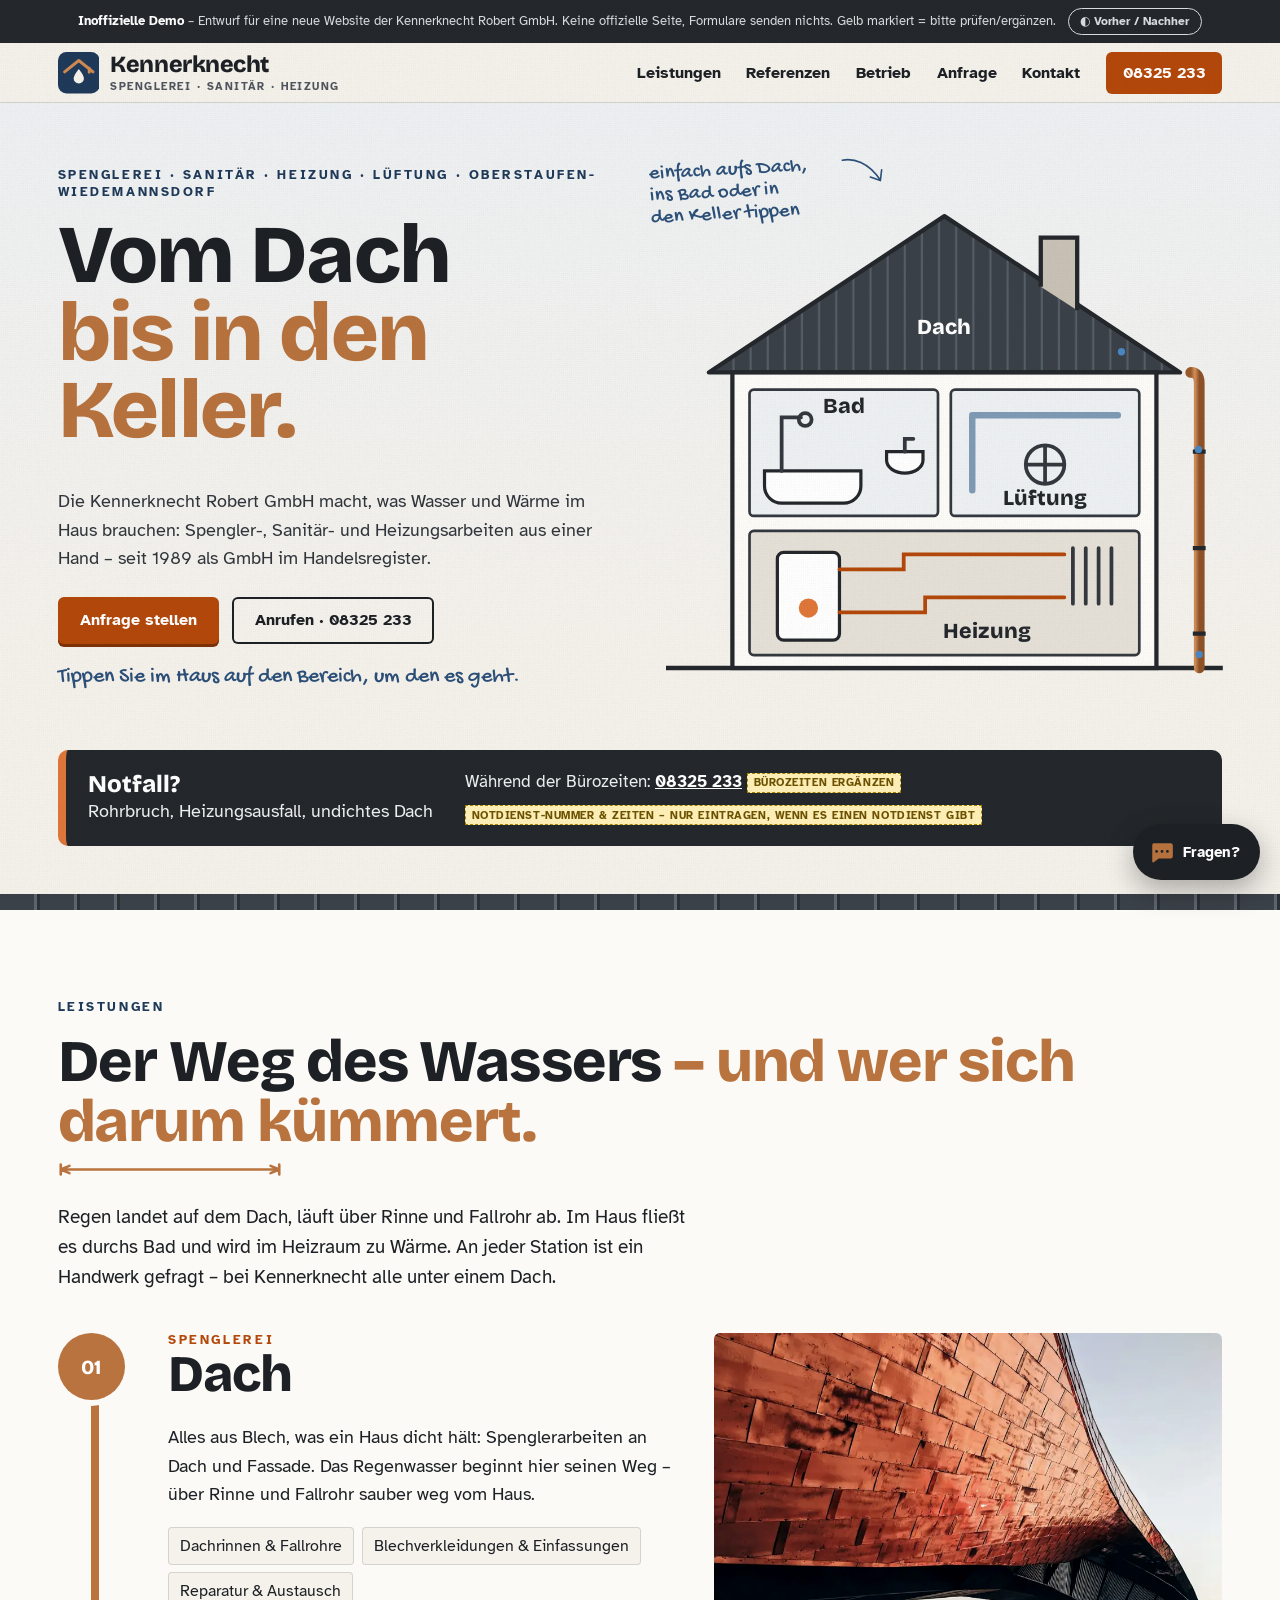
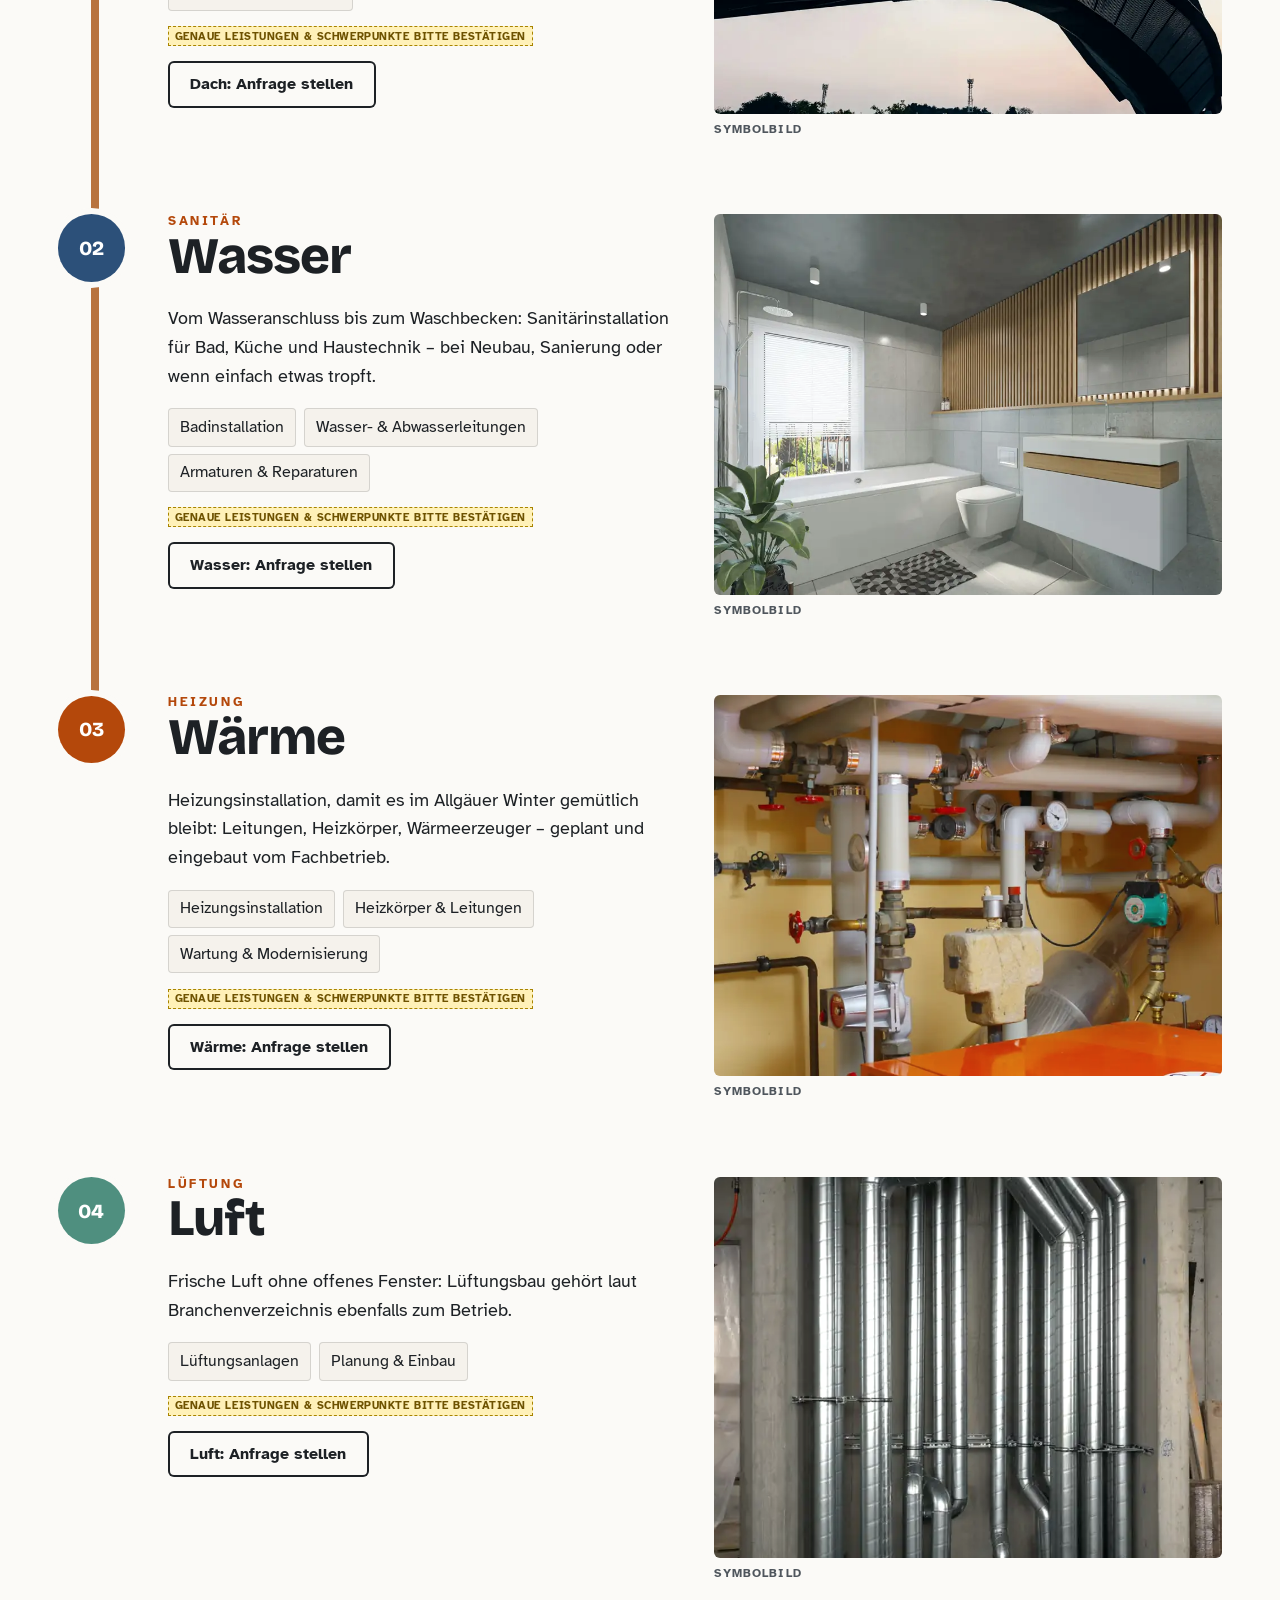
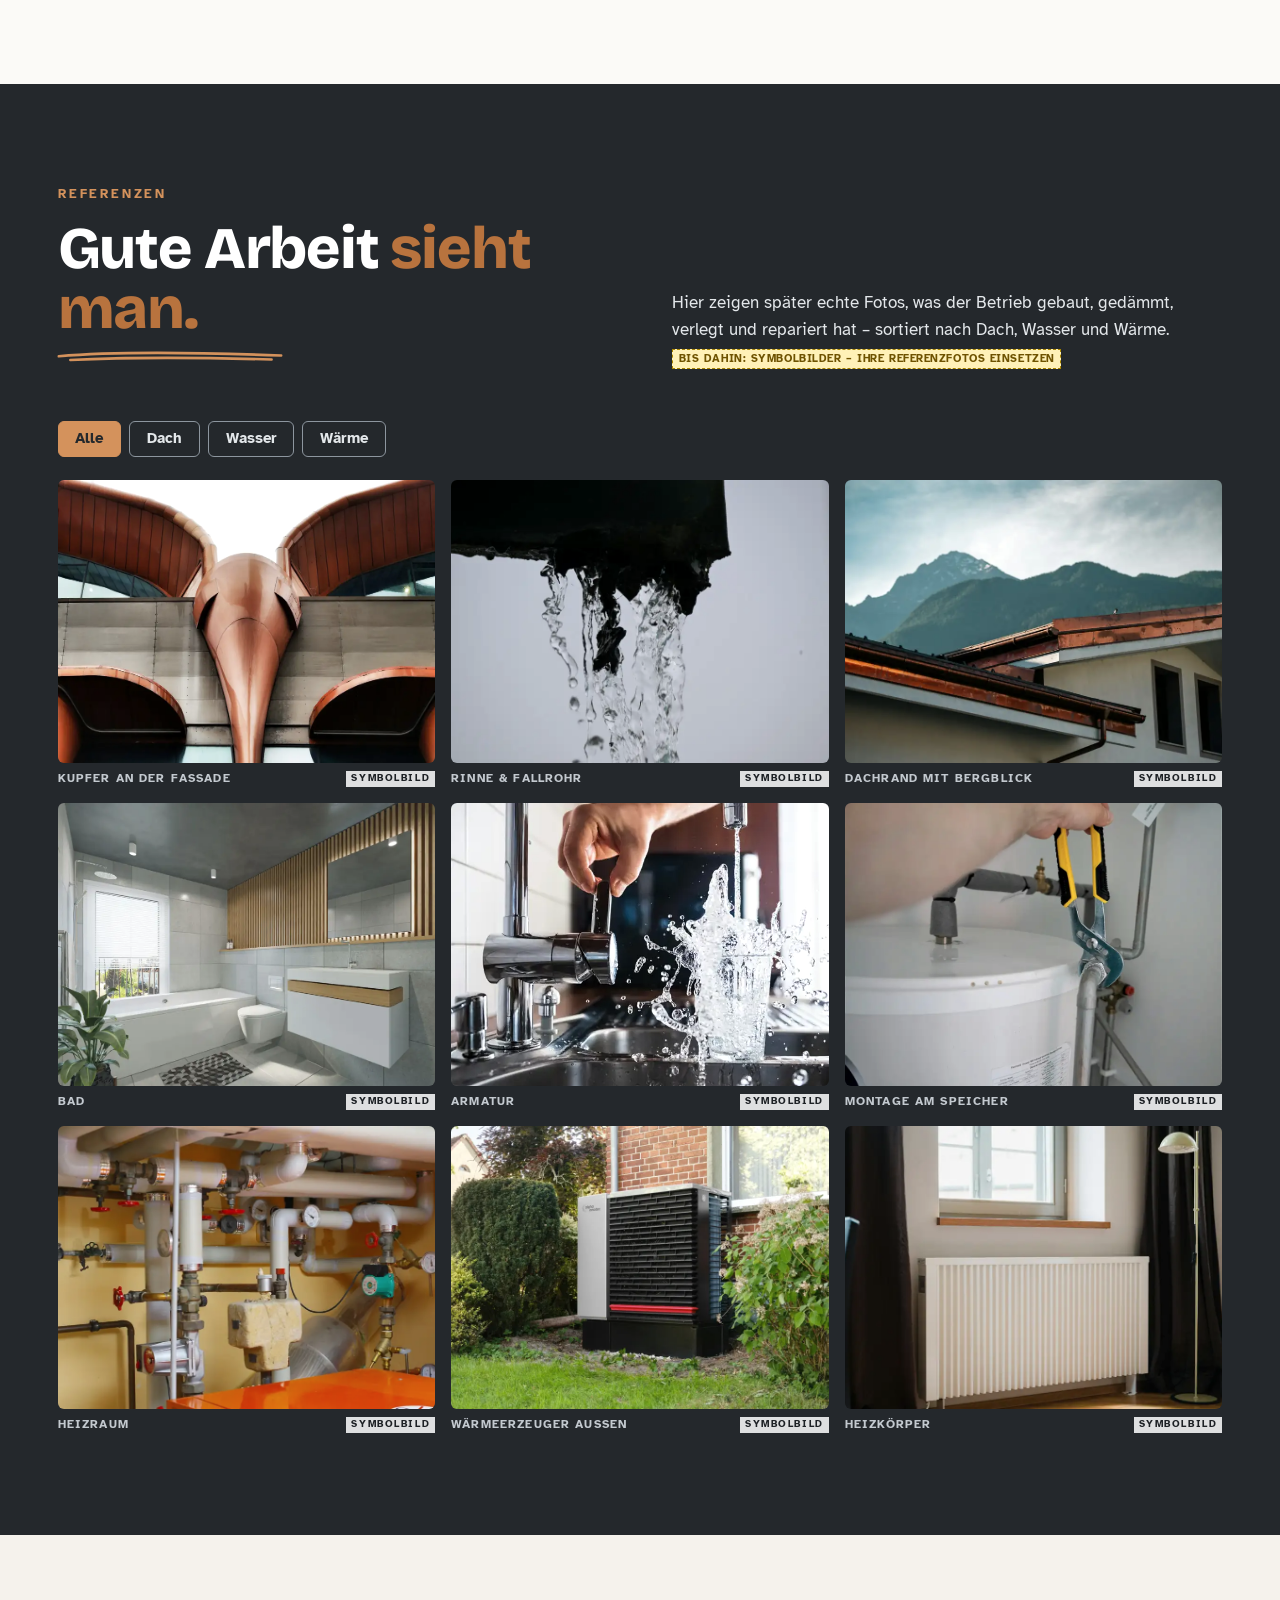
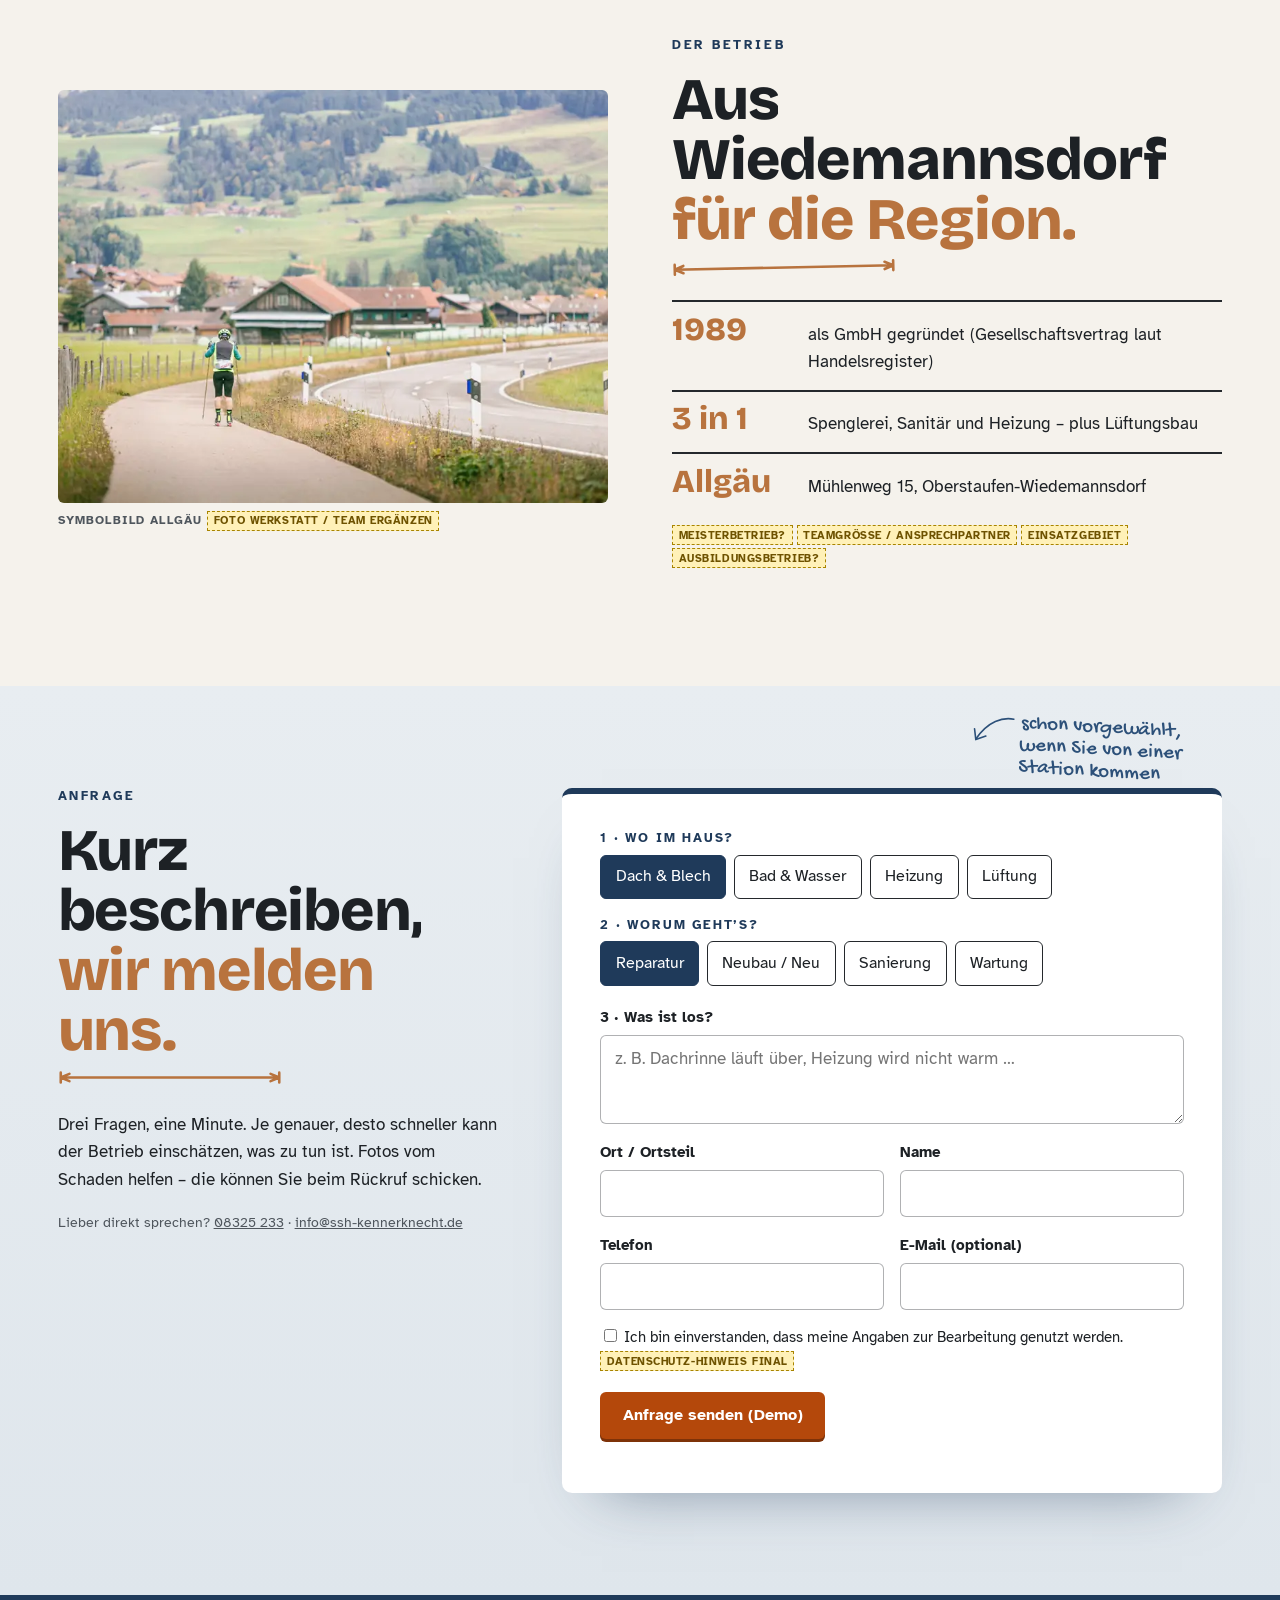
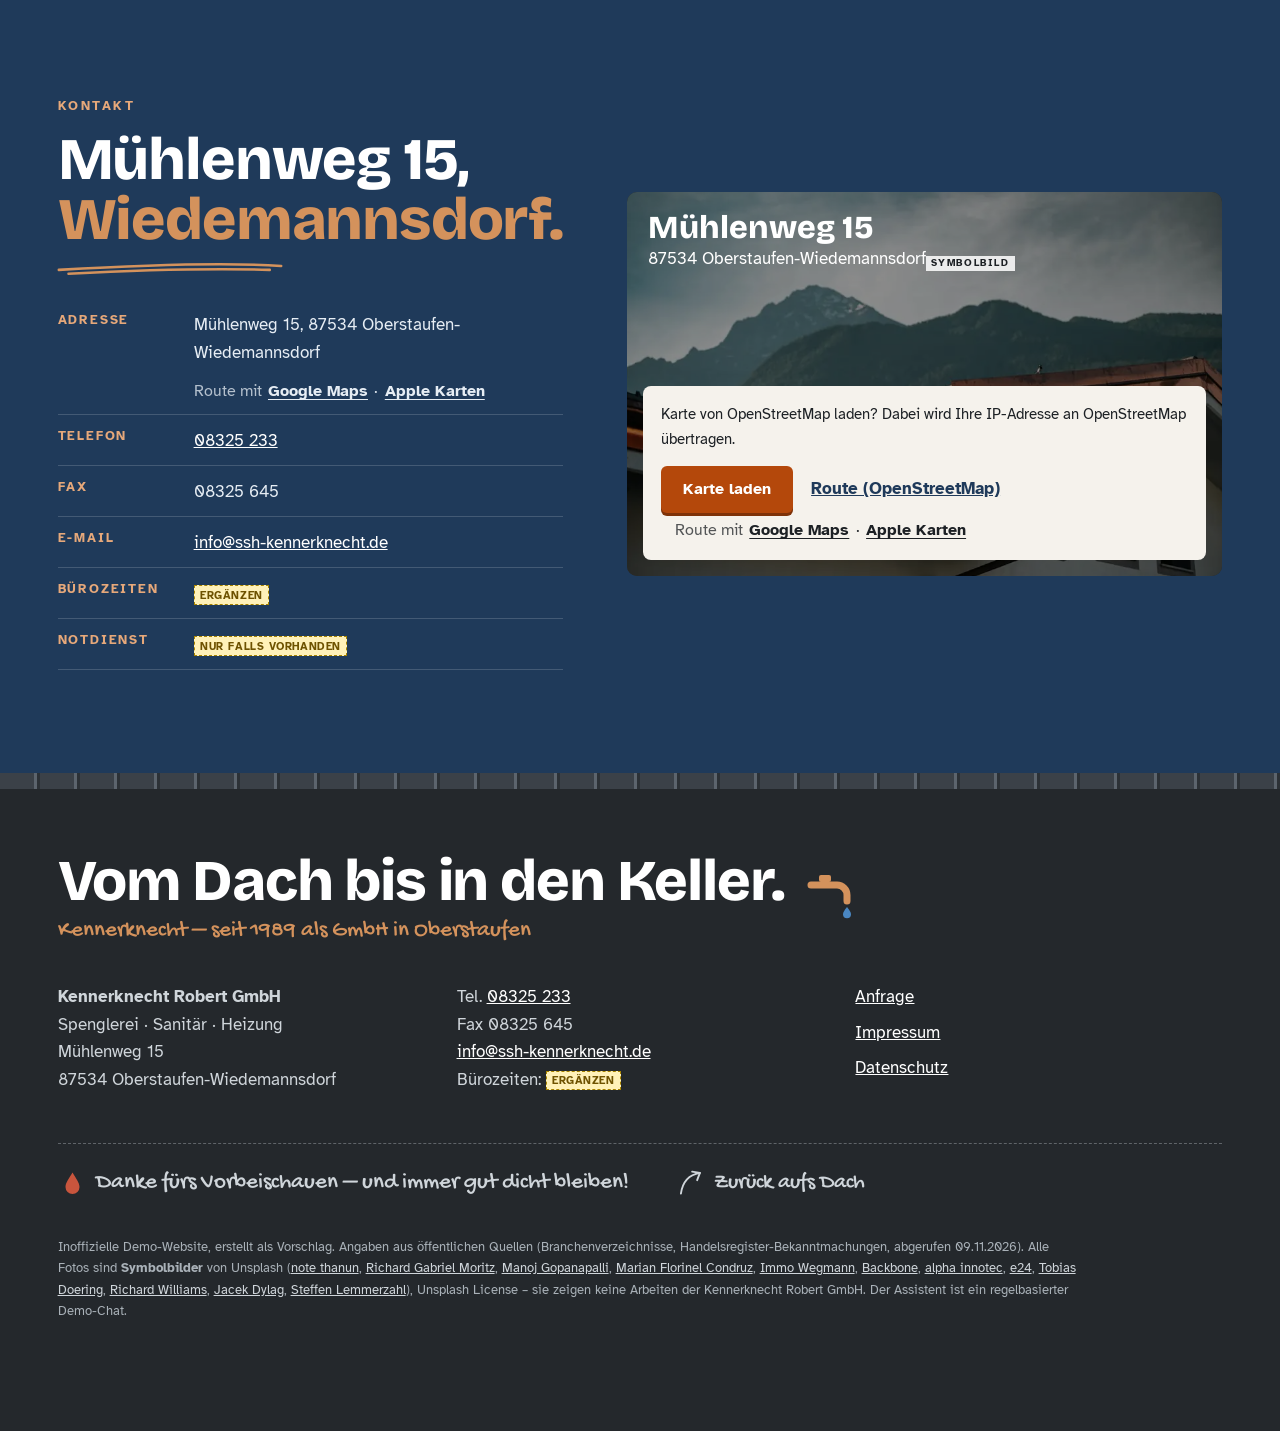
<file: index.html>
<!doctype html>
<html lang="de">
<head>
<meta charset="utf-8">
<meta name="viewport" content="width=device-width, initial-scale=1">
<title>Kennerknecht Robert GmbH – Spenglerei, Sanitär, Heizung in Oberstaufen (Demo)</title>
<meta name="description" content="Spenglerei, Sanitär- und Heizungsinstallation, Lüftungsbau aus einer Hand: Kennerknecht Robert GmbH, Mühlenweg 15, Oberstaufen-Wiedemannsdorf. Tel. 08325 233.">
<meta name="robots" content="noindex, nofollow">
<link rel="icon" href="img/favicon.svg" type="image/svg+xml">
<link rel="alternate icon" href="img/favicon.png">
<link rel="preload" href="fonts/bricolage-grotesque-latin-800-normal.woff2" as="font" type="font/woff2" crossorigin>
<!--plus--><link rel="preload" href="fonts/atkinson-hyperlegible-latin-400-normal.woff2" as="font" type="font/woff2" crossorigin><!--/plus-->
<link rel="stylesheet" href="css/bundle.css">
<link rel="stylesheet" href="chatbot/chatbot.css" media="print" onload="this.media='all'"><noscript><link rel="stylesheet" href="chatbot/chatbot.css"></noscript>
<!--liebe--><!--/liebe-->

<script>document.documentElement.classList.add('js')</script>
<script>try{if(!matchMedia('(prefers-reduced-motion: reduce)').matches&&!sessionStorage.getItem('demo-intro'))document.documentElement.classList.add('intro-on')}catch(e){}</script>
<script type="application/ld+json">{"@context":"https://schema.org","@type":["Plumber","HVACBusiness"],"name":"Kennerknecht Robert GmbH","description":"Spenglerei, Sanitär- und Heizungsinstallation, Lüftungsbau in Oberstaufen-Wiedemannsdorf","address":{"@type":"PostalAddress","streetAddress":"Mühlenweg 15","postalCode":"87534","addressLocality":"Oberstaufen","addressCountry":"DE"},"telephone":"+49 8325 233","faxNumber":"+49 8325 645","email":"info@ssh-kennerknecht.de","geo":{"@type":"GeoCoordinates","latitude":47.558101,"longitude":10.089755},"foundingDate":"1989"}</script>
<!--plus--><meta property="og:type" content="website"><meta property="og:locale" content="de_DE"><meta property="og:site_name" content="Kennerknecht Robert GmbH"><meta property="og:title" content="Kennerknecht Robert GmbH – Spenglerei, Sanitär, Heizung in Oberstaufen (Demo)"><meta property="og:description" content="Spenglerei, Sanitär- und Heizungsinstallation, Lüftungsbau aus einer Hand: Kennerknecht Robert GmbH, Mühlenweg 15, Oberstaufen-Wiedemannsdorf. Tel. 08325 233."><meta property="og:url" content="https://ni1303.github.io/demo-kennerknecht-ssh/"><meta property="og:image" content="https://ni1303.github.io/demo-kennerknecht-ssh/img/og.jpg"><meta property="og:image:width" content="1200"><meta property="og:image:height" content="630"><meta property="og:image:alt" content="Kennerknecht Robert GmbH – Spenglerei, Sanitär, Heizung in Oberstaufen (Demo-Entwurf, Symbolbilder)"><meta name="twitter:card" content="summary_large_image"><link rel="apple-touch-icon" href="img/apple-touch-icon.png"><meta name="theme-color" content="#1f3a5a"><link rel="stylesheet" href="css/plus.css" media="print" onload="this.media='all'"><noscript></noscript><!--/plus-->
<!--plus--><style>.pl-vn-btn{margin-left:.7rem;padding:.25rem .7rem;border:1px solid currentColor;border-radius:999px;background:transparent;color:inherit;font:inherit;font-size:.92em;font-weight:600;cursor:pointer;white-space:nowrap}</style><!--/plus-->
</head>
<body id="top" data-fx data-cursor>
<div class="intro" data-intro="1500" role="presentation">
  <div class="intro-in">
    <svg class="i-svg" viewBox="0 0 240 200" aria-hidden="true"><path class="i-roof" d="M20 120 120 50l100 70"/><path class="i-gutter" d="M14 122h212"/><path class="i-pipe" d="M222 122v76"/><path class="i-drop" d="M120 0c5 6.5 8 10.6 8 14.2a8 8 0 0 1-16 0c0-3.6 3-7.7 8-14.2z"/></svg>
    <p class="intro-name">Kennerknecht</p><p class="intro-sub">vom Dach bis in den Keller</p>
  </div>
  <button class="intro-skip" type="button">Überspringen</button>
</div>
<div class="fallrohr" data-chapter-ind aria-hidden="true"><span class="fr-pipe"></span><span class="fr-drop"><svg viewBox="0 0 20 26" aria-hidden="true"><path d="M10 1c5 6.5 8 10.6 8 14.2a8 8 0 0 1-16 0C2 11.6 5 7.5 10 1z"/></svg><b data-ch-label>Dach</b><i data-ch-no hidden>1</i></span></div>
<div class="demo-banner" role="note"><strong>Inoffizielle Demo</strong> – Entwurf für eine neue Website der Kennerknecht Robert GmbH. Keine offizielle Seite, Formulare senden nichts. Gelb markiert = bitte prüfen/ergänzen.<!--plus--><button type="button" class="pl-vn-btn" aria-haspopup="dialog"><span aria-hidden="true">◐</span> Vorher / Nachher</button><!--/plus--></div>
<header class="site-header">
  <a class="brand" href="index.html#top"><svg class="logo-mark" viewBox="0 0 44 44" aria-hidden="true"><rect width="44" height="44" rx="9" fill="#1f3a5a"/><path d="M7 21 22 9l15 12" fill="none" stroke="#d08a52" stroke-width="3.2" stroke-linejoin="round" stroke-linecap="round"/><path d="M33 17v4.5" stroke="#d08a52" stroke-width="3" stroke-linecap="round"/><path d="M22 18c3.6 4.6 5.4 7.6 5.4 10a5.4 5.4 0 0 1-10.8 0c0-2.4 1.8-5.4 5.4-10z" fill="#f5f2ec"/></svg><span class="brand-t"><b>Kennerknecht</b><small>Spenglerei · Sanitär · Heizung</small></span></a>
  <nav class="nav" aria-label="Hauptnavigation">
    <button class="nav-toggle" aria-expanded="false" aria-controls="nav-list"><span class="sr-only">Menü</span><span></span><span></span><span></span></button>
    <ul id="nav-list">
      <li><a href="index.html#leistungen">Leistungen</a></li><li><a href="index.html#referenzen">Referenzen</a></li><li><a href="index.html#betrieb">Betrieb</a></li><li><a href="index.html#anfrage">Anfrage</a></li><li><a href="index.html#kontakt">Kontakt</a></li>
      <li class="nav-tel"><a href="tel:+498325233">08325 233</a></li>
    </ul>
  </nav>
</header>
<main>
<section class="hero" data-hero data-chapter="Start" data-ch-no="0">
  <div class="wrap hero-grid">
    <div class="hero-text">
      <p class="kicker">Spenglerei · Sanitär · Heizung · Lüftung · Oberstaufen-Wiedemannsdorf</p>
      <h1 data-split>Vom Dach <em>bis in den Keller.</em></h1>
      <p class="lead">Die Kennerknecht Robert GmbH macht, was Wasser und Wärme im Haus brauchen: Spengler-, Sanitär- und Heizungsarbeiten aus einer Hand – seit 1989 als GmbH im Handelsregister.</p>
      <div class="hero-cta">
        <a class="btn magnetic" href="#anfrage">Anfrage stellen</a>
        <a class="btn btn-line" href="tel:+498325233">Anrufen · 08325 233</a>
      </div>
      <p class="hero-hint">Tippen Sie im Haus auf den Bereich, um den es geht.</p>
    </div>
    <div class="house-wrap"><svg class="house" viewBox="0 0 520 470" role="group" aria-label="Hausschnitt: Dach, Bad, Heizraum und Lüftung – zum Auswählen antippen">
  <defs><linearGradient id="cu" x1="0" x2="1"><stop offset="0" stop-color="#9a5a2c"/><stop offset=".5" stop-color="#d4925c"/><stop offset="1" stop-color="#8e5228"/></linearGradient>
  <pattern id="falz" width="16" height="10" patternUnits="userSpaceOnUse"><rect width="16" height="10" fill="#3b4148"/><rect x="14" width="2" height="10" fill="#565e67"/></pattern></defs>
  <path class="h-ground" d="M0 452h520"/>
  <a class="zone z-dach" href="#dach" data-zone="dach"><title>Dach &amp; Spenglerei</title>
    <path class="roof" d="M40 176 260 30l220 146z" fill="url(#falz)"/>
    <path class="gutter" d="M30 176h470" stroke="url(#cu)"/>
    <path class="kamin" d="M350 96V50h34v68"/>
    <text x="260" y="140">Dach</text></a>
  <path class="pipe" d="M490 176c6 0 8 4 8 10v266" stroke="url(#cu)"/>
  <path class="pipe-clip" d="M492 250h12M492 340h12M492 420h12"/>
  <rect class="wall" x="62" y="176" width="396" height="276"/>
  <a class="zone z-wasser" href="#wasser" data-zone="wasser"><title>Bad &amp; Sanitär</title>
    <rect class="room" x="78" y="192" width="176" height="118" rx="4"/>
    <path class="tub" d="M92 268h90v14a16 16 0 0 1-16 16h-58a16 16 0 0 1-16-16z"/><path class="shower" d="M108 268v-50h18"/><circle class="shower" cx="130" cy="220" r="6"/>
    <path class="sink" d="M206 250h34v8a17 12 0 0 1-34 0z"/><path class="shower" d="M223 250v-12h8"/>
    <text x="166" y="214">Bad</text></a>
  <a class="zone z-luft" href="#luft" data-zone="luft"><title>Lüftung</title>
    <rect class="room" x="266" y="192" width="176" height="118" rx="4"/>
    <path class="duct" d="M286 216h136M286 216v70"/><path class="fan" d="M354 262m-18 0a18 18 0 1 0 36 0a18 18 0 1 0-36 0M354 244v36M336 262h36"/>
    <text x="354" y="300">Lüftung</text></a>
  <a class="zone z-waerme" href="#waerme" data-zone="waerme"><title>Heizraum &amp; Heizung</title>
    <rect class="room keller" x="78" y="324" width="364" height="116" rx="4"/>
    <rect class="boiler" x="104" y="344" width="58" height="82" rx="6"/><circle class="flame" cx="133" cy="396" r="9"/>
    <path class="hpipe" d="M162 360h60v-14h150M162 400h80v-14h130"/>
    <path class="radi" d="M380 340v52M392 340v52M404 340v52M416 340v52"/>
    <text x="300" y="424">Heizung</text></a>
  <g class="rain" aria-hidden="true">
    <circle r="3.4"><animateMotion dur="2.6s" repeatCount="indefinite" path="M200 0 L200 70 L470 176 L497 186 L498 452"/></circle>
    <circle r="3.4"><animateMotion dur="2.6s" begin=".9s" repeatCount="indefinite" path="M330 0 L330 108 L470 176 L497 186 L498 452"/></circle>
    <circle r="3.4"><animateMotion dur="2.6s" begin="1.7s" repeatCount="indefinite" path="M410 0 L410 150 L470 176 L497 186 L498 452"/></circle>
  </g>
</svg></div>
  </div>
  <div class="wrap">
    <div class="notdienst" id="notdienst">
      <p class="nd-t"><b>Notfall?</b> Rohrbruch, Heizungsausfall, undichtes Dach</p>
      <p class="nd-c">Während der Bürozeiten: <a href="tel:+498325233">08325 233</a> <span class="ph">Bürozeiten ergänzen</span></p>
      <p class="nd-c"><span class="ph">Notdienst-Nummer &amp; Zeiten – nur eintragen, wenn es einen Notdienst gibt</span></p>
    </div>
  </div>
</section>

<section id="leistungen" class="weg" data-chapter="Der Weg des Wassers" data-ch-no="1">
  <div class="wrap weg-head">
    <p class="kicker">Leistungen</p>
    <h2 data-split>Der Weg des Wassers <em>– und wer sich darum kümmert.</em></h2>
    <p class="intro-p">Regen landet auf dem Dach, läuft über Rinne und Fallrohr ab. Im Haus fließt es durchs Bad und wird im Heizraum zu Wärme. An jeder Station ist ein Handwerk gefragt – bei Kennerknecht alle unter einem Dach.</p>
  </div>
  <div class="wrap stations">
    <svg class="weg-line" data-scrolldraw viewBox="0 0 20 1000" preserveAspectRatio="none" aria-hidden="true"><path pathLength="1" d="M10 0V1000"/></svg>
  <article class="station st-dach" id="dach" data-reveal>
    <div class="st-head"><span class="st-no">01</span><p class="st-sub">Spenglerei</p><h3>Dach</h3></div>
    <div class="st-body">
      <p>Alles aus Blech, was ein Haus dicht hält: Spenglerarbeiten an Dach und Fassade. Das Regenwasser beginnt hier seinen Weg – über Rinne und Fallrohr sauber weg vom Haus.</p>
      <ul class="st-list"><li>Dachrinnen &amp; Fallrohre</li><li>Blechverkleidungen &amp; Einfassungen</li><li>Reparatur &amp; Austausch</li></ul>
      <p class="small"><span class="ph">Genaue Leistungen &amp; Schwerpunkte bitte bestätigen</span></p>
      <a class="btn btn-line" href="#anfrage" data-pre="Spengler">Dach: Anfrage stellen</a>
    </div>
    <figure class="st-img" data-clip style="--clip-bg:#f5f2ec"><img class="stock" src="img/stock/kupferrinne-800.webp" srcset="img/stock/kupferrinne-800.webp 900w, img/stock/kupferrinne.webp 1600w" sizes="(min-width:900px) 34vw, 92vw" alt="Geschwungene Kupferfassade (Symbolbild)" width="1600" height="1200" loading="lazy" decoding="async"><figcaption>Symbolbild</figcaption></figure>
  </article>
  <article class="station st-wasser" id="wasser" data-reveal>
    <div class="st-head"><span class="st-no">02</span><p class="st-sub">Sanitär</p><h3>Wasser</h3></div>
    <div class="st-body">
      <p>Vom Wasseranschluss bis zum Waschbecken: Sanitärinstallation für Bad, Küche und Haustechnik – bei Neubau, Sanierung oder wenn einfach etwas tropft.</p>
      <ul class="st-list"><li>Badinstallation</li><li>Wasser- &amp; Abwasserleitungen</li><li>Armaturen &amp; Reparaturen</li></ul>
      <p class="small"><span class="ph">Genaue Leistungen &amp; Schwerpunkte bitte bestätigen</span></p>
      <a class="btn btn-line" href="#anfrage" data-pre="Sanitär">Wasser: Anfrage stellen</a>
    </div>
    <figure class="st-img" data-clip style="--clip-bg:#f5f2ec"><img class="stock" src="img/stock/bad-800.webp" srcset="img/stock/bad-800.webp 900w, img/stock/bad.webp 1600w" sizes="(min-width:900px) 34vw, 92vw" alt="Modernes Bad mit Wanne und Waschtisch (Symbolbild)" width="1600" height="1200" loading="lazy" decoding="async"><figcaption>Symbolbild</figcaption></figure>
  </article>
  <article class="station st-waerme" id="waerme" data-reveal>
    <div class="st-head"><span class="st-no">03</span><p class="st-sub">Heizung</p><h3>Wärme</h3></div>
    <div class="st-body">
      <p>Heizungsinstallation, damit es im Allgäuer Winter gemütlich bleibt: Leitungen, Heizkörper, Wärmeerzeuger – geplant und eingebaut vom Fachbetrieb.</p>
      <ul class="st-list"><li>Heizungsinstallation</li><li>Heizkörper &amp; Leitungen</li><li>Wartung &amp; Modernisierung</li></ul>
      <p class="small"><span class="ph">Genaue Leistungen &amp; Schwerpunkte bitte bestätigen</span></p>
      <a class="btn btn-line" href="#anfrage" data-pre="Heizung">Wärme: Anfrage stellen</a>
    </div>
    <figure class="st-img" data-clip style="--clip-bg:#f5f2ec"><img class="stock" src="img/stock/heizungsrohre-800.webp" srcset="img/stock/heizungsrohre-800.webp 900w, img/stock/heizungsrohre.webp 1600w" sizes="(min-width:900px) 34vw, 92vw" alt="Heizungsrohre und Ventile im Heizraum (Symbolbild)" width="1600" height="1064" loading="lazy" decoding="async"><figcaption>Symbolbild</figcaption></figure>
  </article>
  <article class="station st-luft" id="luft" data-reveal>
    <div class="st-head"><span class="st-no">04</span><p class="st-sub">Lüftung</p><h3>Luft</h3></div>
    <div class="st-body">
      <p>Frische Luft ohne offenes Fenster: Lüftungsbau gehört laut Branchenverzeichnis ebenfalls zum Betrieb.</p>
      <ul class="st-list"><li>Lüftungsanlagen</li><li>Planung &amp; Einbau</li></ul>
      <p class="small"><span class="ph">Genaue Leistungen &amp; Schwerpunkte bitte bestätigen</span></p>
      <a class="btn btn-line" href="#anfrage" data-pre="Lüftung">Luft: Anfrage stellen</a>
    </div>
    <figure class="st-img" data-clip style="--clip-bg:#f5f2ec"><img class="stock" src="img/stock/rohre-decke-800.webp" srcset="img/stock/rohre-decke-800.webp 600w, img/stock/rohre-decke.webp 1067w" sizes="(min-width:900px) 34vw, 92vw" alt="Lüftungsrohre aus Metall in einem Technikraum (Symbolbild)" width="1067" height="1600" loading="lazy" decoding="async"><figcaption>Symbolbild</figcaption></figure>
  </article>
  </div>
</section>

<section id="referenzen" class="referenzen" data-chapter="Referenzen" data-ch-no="2">
  <div class="wrap">
    <div class="ref-head">
      <div><p class="kicker k-light">Referenzen</p>
      <h2 data-split>Gute Arbeit <em>sieht man.</em></h2></div>
      <p>Hier zeigen später echte Fotos, was der Betrieb gebaut, gedämmt, verlegt und repariert hat – sortiert nach Dach, Wasser und Wärme. <span class="ph">Bis dahin: Symbolbilder – Ihre Referenzfotos einsetzen</span></p>
    </div>
    <div class="filters" role="group" aria-label="Referenzen filtern"><button type="button" class="f-btn on" data-filter="alle" aria-pressed="true">Alle</button><button type="button" class="f-btn" data-filter="dach" aria-pressed="false">Dach</button><button type="button" class="f-btn" data-filter="wasser" aria-pressed="false">Wasser</button><button type="button" class="f-btn" data-filter="waerme" aria-pressed="false">Wärme</button></div>
    <div class="ref-gal" data-gal>
      <figure class="r-item" data-cat="dach" data-reveal><a href="img/stock/kupferfassade.webp" data-lightbox="ref" data-caption="Moderne Kupferfassade (Symbolbild – hier kommt Ihr Referenzfoto hin)" data-cursor-label="Ansehen"><img class="stock" src="img/stock/kupferfassade-800.webp" srcset="img/stock/kupferfassade-800.webp 900w, img/stock/kupferfassade.webp 1600w" sizes="(min-width:900px) 31vw, 50vw" alt="Moderne Kupferfassade (Symbolbild)" width="1600" height="1200" loading="lazy" decoding="async"></a><figcaption><span>Kupfer an der Fassade</span><span class="sym">Symbolbild</span></figcaption></figure>
      <figure class="r-item" data-cat="dach" data-reveal><a href="img/stock/regenrinne.webp" data-lightbox="ref" data-caption="Wasser stürzt aus einer Metallrinne (Symbolbild – hier kommt Ihr Referenzfoto hin)" data-cursor-label="Ansehen"><img class="stock" src="img/stock/regenrinne-800.webp" srcset="img/stock/regenrinne-800.webp 900w, img/stock/regenrinne.webp 1600w" sizes="(min-width:900px) 31vw, 50vw" alt="Wasser stürzt aus einer Metallrinne (Symbolbild)" width="1600" height="1067" loading="lazy" decoding="async"></a><figcaption><span>Rinne &amp; Fallrohr</span><span class="sym">Symbolbild</span></figcaption></figure>
      <figure class="r-item" data-cat="dach" data-reveal><a href="img/stock/haus-berg.webp" data-lightbox="ref" data-caption="Hausdach mit Bergen im Hintergrund (Symbolbild – hier kommt Ihr Referenzfoto hin)" data-cursor-label="Ansehen"><img class="stock" src="img/stock/haus-berg-800.webp" srcset="img/stock/haus-berg-800.webp 900w, img/stock/haus-berg.webp 1600w" sizes="(min-width:900px) 31vw, 50vw" alt="Hausdach mit Bergen im Hintergrund (Symbolbild)" width="1600" height="1065" loading="lazy" decoding="async"></a><figcaption><span>Dachrand mit Bergblick</span><span class="sym">Symbolbild</span></figcaption></figure>
      <figure class="r-item" data-cat="wasser" data-reveal><a href="img/stock/bad.webp" data-lightbox="ref" data-caption="Badezimmer mit WC, Waschbecken und Badewanne (Symbolbild – hier kommt Ihr Referenzfoto hin)" data-cursor-label="Ansehen"><img class="stock" src="img/stock/bad-800.webp" srcset="img/stock/bad-800.webp 900w, img/stock/bad.webp 1600w" sizes="(min-width:900px) 31vw, 50vw" alt="Badezimmer mit WC, Waschbecken und Badewanne (Symbolbild)" width="1600" height="1200" loading="lazy" decoding="async"></a><figcaption><span>Bad</span><span class="sym">Symbolbild</span></figcaption></figure>
      <figure class="r-item" data-cat="wasser" data-reveal><a href="img/stock/wasserhahn.webp" data-lightbox="ref" data-caption="Hand öffnet einen Wasserhahn (Symbolbild – hier kommt Ihr Referenzfoto hin)" data-cursor-label="Ansehen"><img class="stock" src="img/stock/wasserhahn-800.webp" srcset="img/stock/wasserhahn-800.webp 600w, img/stock/wasserhahn.webp 1067w" sizes="(min-width:900px) 31vw, 50vw" alt="Hand öffnet einen Wasserhahn (Symbolbild)" width="1067" height="1600" loading="lazy" decoding="async"></a><figcaption><span>Armatur</span><span class="sym">Symbolbild</span></figcaption></figure>
      <figure class="r-item" data-cat="wasser" data-reveal><a href="img/stock/werkzeug.webp" data-lightbox="ref" data-caption="Montage mit Rohrzange an einem Warmwasserspeicher (Symbolbild – hier kommt Ihr Referenzfoto hin)" data-cursor-label="Ansehen"><img class="stock" src="img/stock/werkzeug-800.webp" srcset="img/stock/werkzeug-800.webp 900w, img/stock/werkzeug.webp 1600w" sizes="(min-width:900px) 31vw, 50vw" alt="Montage mit Rohrzange an einem Warmwasserspeicher (Symbolbild)" width="1600" height="1440" loading="lazy" decoding="async"></a><figcaption><span>Montage am Speicher</span><span class="sym">Symbolbild</span></figcaption></figure>
      <figure class="r-item" data-cat="waerme" data-reveal><a href="img/stock/heizungsrohre.webp" data-lightbox="ref" data-caption="Rohre und Ventile im Heizraum (Symbolbild – hier kommt Ihr Referenzfoto hin)" data-cursor-label="Ansehen"><img class="stock" src="img/stock/heizungsrohre-800.webp" srcset="img/stock/heizungsrohre-800.webp 900w, img/stock/heizungsrohre.webp 1600w" sizes="(min-width:900px) 31vw, 50vw" alt="Rohre und Ventile im Heizraum (Symbolbild)" width="1600" height="1064" loading="lazy" decoding="async"></a><figcaption><span>Heizraum</span><span class="sym">Symbolbild</span></figcaption></figure>
      <figure class="r-item" data-cat="waerme" data-reveal><a href="img/stock/waermepumpe.webp" data-lightbox="ref" data-caption="Außeneinheit einer Wärmepumpe (Symbolbild – hier kommt Ihr Referenzfoto hin)" data-cursor-label="Ansehen"><img class="stock" src="img/stock/waermepumpe-800.webp" srcset="img/stock/waermepumpe-800.webp 900w, img/stock/waermepumpe.webp 1600w" sizes="(min-width:900px) 31vw, 50vw" alt="Außeneinheit einer Wärmepumpe (Symbolbild)" width="1600" height="1067" loading="lazy" decoding="async"></a><figcaption><span>Wärmeerzeuger außen</span><span class="sym">Symbolbild</span></figcaption></figure>
      <figure class="r-item" data-cat="waerme" data-reveal><a href="img/stock/heizkoerper.webp" data-lightbox="ref" data-caption="Weißer Heizkörper im Raum (Symbolbild – hier kommt Ihr Referenzfoto hin)" data-cursor-label="Ansehen"><img class="stock" src="img/stock/heizkoerper-800.webp" srcset="img/stock/heizkoerper-800.webp 900w, img/stock/heizkoerper.webp 1600w" sizes="(min-width:900px) 31vw, 50vw" alt="Weißer Heizkörper im Raum (Symbolbild)" width="1600" height="1065" loading="lazy" decoding="async"></a><figcaption><span>Heizkörper</span><span class="sym">Symbolbild</span></figcaption></figure>
    </div>
  </div>
</section>

<section id="betrieb" class="betrieb" data-chapter="Betrieb" data-ch-no="3">
  <div class="wrap b-grid">
    <figure class="b-photo" data-clip style="--clip-bg:#f5f2ec"><img class="stock" src="img/stock/allgaeu-huegel-800.webp" srcset="img/stock/allgaeu-huegel-800.webp 900w, img/stock/allgaeu-huegel.webp 1600w" sizes="(min-width:900px) 44vw, 92vw" alt="Allgäuer Hügellandschaft mit Dorf (Symbolbild)" width="1600" height="1067" loading="lazy" decoding="async"><figcaption>Symbolbild Allgäu <span class="ph">Foto Werkstatt / Team ergänzen</span></figcaption></figure>
    <div>
      <p class="kicker">Der Betrieb</p>
      <h2 data-split>Aus Wiedemannsdorf <em>für die Region.</em></h2>
      <ul class="facts">
        <li><b>1989</b><span>als GmbH gegründet (Gesellschaftsvertrag laut Handelsregister)</span></li>
        <li><b>3 in 1</b><span>Spenglerei, Sanitär und Heizung – plus Lüftungsbau</span></li>
        <li><b>Allgäu</b><span>Mühlenweg 15, Oberstaufen-Wiedemannsdorf</span></li>
      </ul>
      <p class="small"><span class="ph">Meisterbetrieb?</span> <span class="ph">Teamgröße / Ansprechpartner</span> <span class="ph">Einsatzgebiet</span> <span class="ph">Ausbildungsbetrieb?</span></p>
    </div>
  </div>
</section>

<section id="anfrage" class="anfrage" data-chapter="Anfrage" data-ch-no="4">
  <div class="wrap a-grid">
    <div class="a-text">
      <p class="kicker">Anfrage</p>
      <h2 data-split>Kurz beschreiben, <em>wir melden uns.</em></h2>
      <p>Drei Fragen, eine Minute. Je genauer, desto schneller kann der Betrieb einschätzen, was zu tun ist. Fotos vom Schaden helfen – die können Sie beim Rückruf schicken.</p>
      <p class="small">Lieber direkt sprechen? <a href="tel:+498325233">08325 233</a> · <a href="mailto:info@ssh-kennerknecht.de">info@ssh-kennerknecht.de</a></p>
    </div>
    <form class="a-form" data-demo-form="Demo: Ihre Anfrage würde jetzt an die Kennerknecht Robert GmbH gehen. Es wurde nichts gesendet – bitte für echte Anfragen anrufen: 08325 233." novalidate>
      <fieldset class="seg"><legend>1 · Wo im Haus?</legend>
        <label><input type="radio" name="bereich" value="Spengler" checked><span>Dach &amp; Blech</span></label>
        <label><input type="radio" name="bereich" value="Sanitär"><span>Bad &amp; Wasser</span></label>
        <label><input type="radio" name="bereich" value="Heizung"><span>Heizung</span></label>
        <label><input type="radio" name="bereich" value="Lüftung"><span>Lüftung</span></label>
      </fieldset>
      <fieldset class="seg"><legend>2 · Worum geht&rsquo;s?</legend>
        <label><input type="radio" name="art" value="Reparatur" checked><span>Reparatur</span></label>
        <label><input type="radio" name="art" value="Neu"><span>Neubau / Neu</span></label>
        <label><input type="radio" name="art" value="Sanierung"><span>Sanierung</span></label>
        <label><input type="radio" name="art" value="Wartung"><span>Wartung</span></label>
      </fieldset>
      <label class="fld">3 · Was ist los?<textarea name="text" rows="3" required placeholder="z. B. Dachrinne läuft über, Heizung wird nicht warm …"></textarea></label>
      <div class="two"><label class="fld">Ort / Ortsteil<input name="ort" autocomplete="address-level2"></label><label class="fld">Name<input name="name" required autocomplete="name"></label></div>
      <div class="two"><label class="fld">Telefon<input name="tel" required autocomplete="tel" inputmode="tel"></label><label class="fld">E-Mail (optional)<input name="mail" type="email" autocomplete="email"></label></div>
      <label class="chk"><input type="checkbox" required> Ich bin einverstanden, dass meine Angaben zur Bearbeitung genutzt werden. <span class="ph">Datenschutz-Hinweis final</span></label>
      <button class="btn magnetic" type="submit">Anfrage senden (Demo)</button>
      <p class="form-msg" role="status"></p>
    </form>
  </div>
</section>

<section id="kontakt" class="kontakt" data-chapter="Kontakt" data-ch-no="5">
  <div class="wrap k-grid">
    <div class="k-text">
      <p class="kicker k-light">Kontakt</p>
      <h2 data-split>Mühlenweg 15, <em>Wiedemannsdorf.</em></h2>
      <dl class="clist">
        <div><dt>Adresse</dt><dd>Mühlenweg 15, 87534 Oberstaufen-Wiedemannsdorf</dd></div>
        <div><dt>Telefon</dt><dd><a href="tel:+498325233">08325 233</a></dd></div>
        <div><dt>Fax</dt><dd>08325 645</dd></div>
        <div><dt>E-Mail</dt><dd><a href="mailto:info@ssh-kennerknecht.de">info@ssh-kennerknecht.de</a></dd></div>
        <div><dt>Bürozeiten</dt><dd><span class="ph">ergänzen</span></dd></div>
        <div><dt>Notdienst</dt><dd><span class="ph">nur falls vorhanden</span></dd></div>
      </dl>
    </div>
    <div class="map" id="map" data-coords="47.558101,10.089755" data-title="Karte: Kennerknecht Robert GmbH, Mühlenweg 15, Oberstaufen-Wiedemannsdorf">
      <div class="map-placeholder"><img class="stock" src="img/stock/haus-berg-800.webp" srcset="img/stock/haus-berg-800.webp 900w, img/stock/haus-berg.webp 1600w" sizes="(min-width:900px) 50vw, 100vw" alt="Hausdach mit Bergen im Hintergrund (Symbolbild)" width="1600" height="1065" loading="lazy" decoding="async"><div><strong>Mühlenweg 15</strong>87534 Oberstaufen-Wiedemannsdorf<span class="sym">Symbolbild</span></div></div>
      <div class="map-consent"><p>Karte von OpenStreetMap laden? Dabei wird Ihre IP-Adresse an OpenStreetMap übertragen.</p><button class="btn" type="button" data-map-load="map">Karte laden</button> <a class="osm" href="https://www.openstreetmap.org/?mlat=47.558101&mlon=10.089755#map=17/47.558101/10.089755" target="_blank" rel="noopener">Route (OpenStreetMap)</a></div>
    </div>
  </div>
</section>
</main>
<footer class="footer">
  <div class="falz" aria-hidden="true"></div>
  <div class="wrap">
    <div class="foot-top">
      <p class="fc-name">Vom Dach bis in den Keller.</p>
      <p class="fc-hand">Kennerknecht – seit 1989 als GmbH in Oberstaufen</p>
    </div>
    <div class="foot-cols">
      <p><strong>Kennerknecht Robert GmbH</strong><br>Spenglerei · Sanitär · Heizung<br>Mühlenweg 15<br>87534 Oberstaufen-Wiedemannsdorf</p>
      <p>Tel. <a href="tel:+498325233">08325 233</a><br>Fax 08325 645<br><a href="mailto:info@ssh-kennerknecht.de">info@ssh-kennerknecht.de</a><br>Bürozeiten: <span class="ph">ergänzen</span></p>
      <nav aria-label="Rechtliches"><a href="index.html#anfrage">Anfrage</a><a href="impressum.html">Impressum</a><a href="datenschutz.html">Datenschutz</a></nav>
    </div>
    <p class="small">Inoffizielle Demo-Website, erstellt als Vorschlag. Angaben aus öffentlichen Quellen (Branchenverzeichnisse, Handelsregister-Bekanntmachungen, abgerufen 09.11.2026). Alle Fotos sind <strong>Symbolbilder</strong> von Unsplash (<a href="https://unsplash.com/photos/braune-ziegelmauer-tagsuber-LiarWHLHjx0?utm_source=demo&amp;utm_medium=referral" target="_blank" rel="noopener">note thanun</a>, <a href="https://unsplash.com/photos/ein-haus-mit-einem-berg-im-hintergrund-8NiBFfC8yOs?utm_source=demo&amp;utm_medium=referral" target="_blank" rel="noopener">Richard Gabriel Moritz</a>, <a href="https://unsplash.com/photos/wasser-das-aus-der-metallrinne-stromt-JlnBKQXsSv4?utm_source=demo&amp;utm_medium=referral" target="_blank" rel="noopener">Manoj Gopanapalli</a>, <a href="https://unsplash.com/photos/person-mit-gelbem-und-grauem-handwerkzeug-C-oYJoIfgCs?utm_source=demo&amp;utm_medium=referral" target="_blank" rel="noopener">Marian Florinel Condruz</a>, <a href="https://unsplash.com/photos/rohre-und-ventile-in-einem-raum-mit-orangefarbenem-tisch-U0jpGKtMtWE?utm_source=demo&amp;utm_medium=referral" target="_blank" rel="noopener">Immo Wegmann</a>, <a href="https://unsplash.com/photos/ein-badezimmer-mit-wc-waschbecken-und-badewanne-L4iRkKL5dng?utm_source=demo&amp;utm_medium=referral" target="_blank" rel="noopener">Backbone</a>, <a href="https://unsplash.com/photos/aussen-warmepumpeneinheit-neben-einem-backsteingebaude-4VCm8l6wLQY?utm_source=demo&amp;utm_medium=referral" target="_blank" rel="noopener">alpha innotec</a>, <a href="https://unsplash.com/photos/ein-weisser-heizkorper-in-einem-raum-N6KVqGA44ZI?utm_source=demo&amp;utm_medium=referral" target="_blank" rel="noopener">e24</a>, <a href="https://unsplash.com/photos/laufen-sie-auf-einem-asphaltierten-weg-mit-sanften-hugeln-im-hintergrund-EUxbRECYkfw?utm_source=demo&amp;utm_medium=referral" target="_blank" rel="noopener">Tobias Doering</a>, <a href="https://unsplash.com/photos/moderne-kupfergebaudefassade-mit-vogelahnlichen-merkmalen-XARsE0iwz3g?utm_source=demo&amp;utm_medium=referral" target="_blank" rel="noopener">Richard Williams</a>, <a href="https://unsplash.com/photos/person-die-wasserhahn-offnet-Vve7XkiUq_Y?utm_source=demo&amp;utm_medium=referral" target="_blank" rel="noopener">Jacek Dylag</a>, <a href="https://unsplash.com/photos/eine-reihe-von-rohren-die-sich-im-inneren-eines-gebaudes-befinden-8Q_5QjmBXus?utm_source=demo&amp;utm_medium=referral" target="_blank" rel="noopener">Steffen Lemmerzahl</a>), Unsplash License – sie zeigen keine Arbeiten der Kennerknecht Robert GmbH. Der Assistent ist ein regelbasierter Demo-Chat.</p>
  </div>
</footer>
<nav class="mobile-bar" aria-label="Schnellzugriff"><a href="index.html#anfrage">Anfrage</a><a href="tel:+498325233">Anrufen · 08325 233</a></nav>
<script src="js/base.js" defer></script>
<script src="js/fx.js" defer></script>
<script src="js/main.js" defer></script>
<script src="js/premium.js" defer></script>
<script src="chatbot/chatbot.js" data-kb="chatbot/kb.json" defer></script>
<!--liebe--><script type="application/json" id="liebe-cfg">{"underline": [{"sel": ".weg h2, .betrieb h2, .anfrage h2", "style": "measure", "color": "#b8733e"}, {"sel": ".referenzen h2, .kontakt h2", "style": "scribble", "color": "#d4925c"}], "notes": [{"at": ".house-wrap", "text": "einfach aufs Dach, ins Bad oder in den Keller tippen", "arrow": "dr", "rot": -3, "m": "hide", "css": {"left": "-1rem", "top": "-1.6rem"}}, {"at": ".a-form", "text": "schon vorgewählt, wenn Sie von einer Station kommen", "arrow": "dl", "rot": 3, "m": "hide", "css": {"right": "1rem", "top": "-4.8rem"}}], "frames": [], "lift": ".r-item, .station .st-img", "squish": ".btn, .f-btn, .mobile-bar a, .seg span", "burst": {"sel": ".btn, a[href^='tel:'], .mobile-bar a", "shapes": ["drop", "drop", "bolt"], "colors": ["#2c5079", "#4a87c2", "#b8733e", "#4f8f7f"], "n": 9}, "egg": {"at": ".footer .foot-top", "type": "hahn", "label": "Wasserhahn – tropft er?", "hint": "Tropft's?", "svg": "<svg width='60' height='56' viewBox='0 0 60 56' aria-hidden='true'><path d='M6 14h26a10 10 0 0 1 10 10v6' fill='none' stroke='#d4925c' stroke-width='7' stroke-linecap='round'/><rect x='14' y='4' width='12' height='7' rx='2' fill='#d4925c'/><rect x='18' y='9' width='4' height='6' fill='#d4925c'/><path class='lv-tropf' d='M42 36c2.6 3.4 4 5.4 4 7.2a4 4 0 0 1-8 0c0-1.8 1.4-3.8 4-7.2z' fill='#4a87c2'/><\/svg>", "msg": "Tropft's bei Ihnen auch? Dafür gibt's Leute mit Rohrzange: 08325 233.", "autoclose": 6500, "autocloseM": 3500, "css": {"right": "0", "top": "50%", "marginTop": "-28px"}}, "foot": {"at": ".footer .wrap", "after": ".foot-cols", "text": "Danke fürs Vorbeischauen – und immer gut dicht bleiben!", "top": "Zurück aufs Dach", "shape": "drop"}, "texture": "linen"}</script><script src="js/liebe.js" defer></script><!--/liebe-->
<!--plus--><script type="application/json" id="plus-cfg">{"address": "Mühlenweg 15, 87534 Oberstaufen-Wiedemannsdorf", "routeAt": [".clist > div:first-child dd"], "vorher": {"text": "So sieht heute jeder, der ssh-kennerknecht.de aufruft: Der Browser warnt vor einem abgelaufenen Sicherheitszertifikat (seit 26.01.2025), danach verlangt der Server ein Passwort („Privater Bereich“). Laut Internet-Archiv war die Seite schon seit 2013 nicht öffentlich erreichbar. Ziehen Sie den Regler, um den Entwurf zu sehen.", "src": "Nachstellung der Browser-Ansicht vom 09.11.2026 (Server-Antwort 401 Unauthorized, Zertifikat gültig bis 26.01.2025). Dieser Hinweis ist nur Teil der Demo.", "d": "img/demo/vorher-d.webp", "m": "img/demo/vorher-m.webp", "nd": "img/demo/nachher-d.webp", "nm": "img/demo/nachher-m.webp"}}</script><script src="js/plus.js" defer></script><!--/plus-->
</body>
</html>
</file>
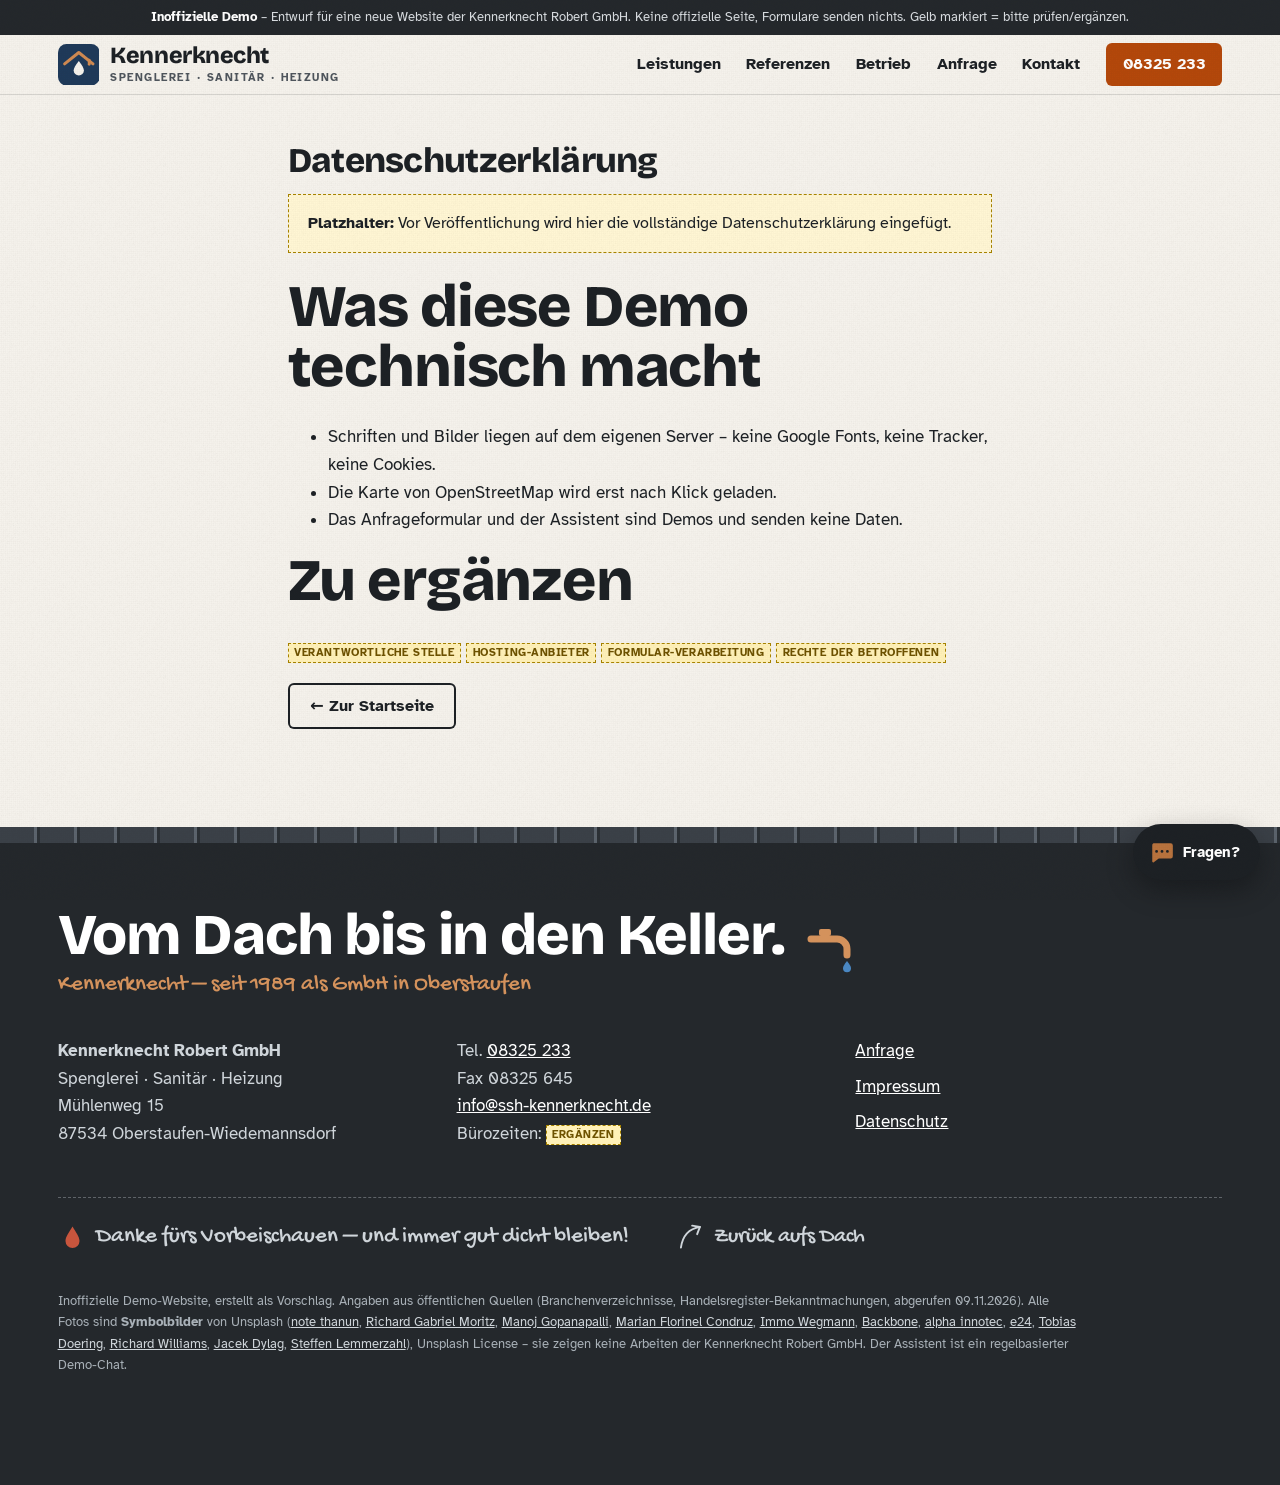
<file: datenschutz.html>
<!doctype html>
<html lang="de">
<head>
<meta charset="utf-8">
<meta name="viewport" content="width=device-width, initial-scale=1">
<title>Datenschutzerklärung – Kennerknecht Robert GmbH (Demo)</title>
<meta name="description" content="Datenschutzerklärung der Demo-Website">
<meta name="robots" content="noindex, nofollow">
<link rel="icon" href="img/favicon.svg" type="image/svg+xml">
<link rel="alternate icon" href="img/favicon.png">
<link rel="preload" href="fonts/bricolage-grotesque-latin-800-normal.woff2" as="font" type="font/woff2" crossorigin>
<link rel="stylesheet" href="css/fonts.css">
<link rel="stylesheet" href="css/style.css">
<link rel="stylesheet" href="chatbot/chatbot.css">
<link rel="stylesheet" href="css/premium.css">
<!--liebe--><link rel="stylesheet" href="css/liebe.css"><link rel="stylesheet" href="css/liebe-site.css"><!--/liebe-->

<script>document.documentElement.classList.add('js')</script>
<script>try{if(!matchMedia('(prefers-reduced-motion: reduce)').matches&&!sessionStorage.getItem('demo-intro'))document.documentElement.classList.add('intro-on')}catch(e){}</script>
</head>
<body id="top">
<div class="demo-banner" role="note"><strong>Inoffizielle Demo</strong> – Entwurf für eine neue Website der Kennerknecht Robert GmbH. Keine offizielle Seite, Formulare senden nichts. Gelb markiert = bitte prüfen/ergänzen.</div>
<header class="site-header">
  <a class="brand" href="index.html#top"><svg class="logo-mark" viewBox="0 0 44 44" aria-hidden="true"><rect width="44" height="44" rx="9" fill="#1f3a5a"/><path d="M7 21 22 9l15 12" fill="none" stroke="#d08a52" stroke-width="3.2" stroke-linejoin="round" stroke-linecap="round"/><path d="M33 17v4.5" stroke="#d08a52" stroke-width="3" stroke-linecap="round"/><path d="M22 18c3.6 4.6 5.4 7.6 5.4 10a5.4 5.4 0 0 1-10.8 0c0-2.4 1.8-5.4 5.4-10z" fill="#f5f2ec"/></svg><span class="brand-t"><b>Kennerknecht</b><small>Spenglerei · Sanitär · Heizung</small></span></a>
  <nav class="nav" aria-label="Hauptnavigation">
    <button class="nav-toggle" aria-expanded="false" aria-controls="nav-list"><span class="sr-only">Menü</span><span></span><span></span><span></span></button>
    <ul id="nav-list">
      <li><a href="index.html#leistungen">Leistungen</a></li><li><a href="index.html#referenzen">Referenzen</a></li><li><a href="index.html#betrieb">Betrieb</a></li><li><a href="index.html#anfrage">Anfrage</a></li><li><a href="index.html#kontakt">Kontakt</a></li>
      <li class="nav-tel"><a href="tel:+498325233">08325 233</a></li>
    </ul>
  </nav>
</header>
<main class="legal"><div class="wrap narrow"><h1>Datenschutzerklärung</h1>
<div class="ph-box"><strong>Platzhalter:</strong> Vor Veröffentlichung wird hier die vollständige Datenschutzerklärung eingefügt.</div>
<h2>Was diese Demo technisch macht</h2>
<ul>
<li>Schriften und Bilder liegen auf dem eigenen Server – keine Google Fonts, keine Tracker, keine Cookies.</li>
<li>Die Karte von OpenStreetMap wird erst nach Klick geladen.</li>
<li>Das Anfrageformular und der Assistent sind Demos und senden keine Daten.</li>
</ul>
<h2>Zu ergänzen</h2>
<p><span class="ph">Verantwortliche Stelle</span> <span class="ph">Hosting-Anbieter</span> <span class="ph">Formular-Verarbeitung</span> <span class="ph">Rechte der Betroffenen</span></p>
<p><a class="btn btn-line" href="index.html">← Zur Startseite</a></p></div></main>
<footer class="footer">
  <div class="falz" aria-hidden="true"></div>
  <div class="wrap">
    <div class="foot-top">
      <p class="fc-name">Vom Dach bis in den Keller.</p>
      <p class="fc-hand">Kennerknecht – seit 1989 als GmbH in Oberstaufen</p>
    </div>
    <div class="foot-cols">
      <p><strong>Kennerknecht Robert GmbH</strong><br>Spenglerei · Sanitär · Heizung<br>Mühlenweg 15<br>87534 Oberstaufen-Wiedemannsdorf</p>
      <p>Tel. <a href="tel:+498325233">08325 233</a><br>Fax 08325 645<br><a href="mailto:info@ssh-kennerknecht.de">info@ssh-kennerknecht.de</a><br>Bürozeiten: <span class="ph">ergänzen</span></p>
      <nav aria-label="Rechtliches"><a href="index.html#anfrage">Anfrage</a><a href="impressum.html">Impressum</a><a href="datenschutz.html">Datenschutz</a></nav>
    </div>
    <p class="small">Inoffizielle Demo-Website, erstellt als Vorschlag. Angaben aus öffentlichen Quellen (Branchenverzeichnisse, Handelsregister-Bekanntmachungen, abgerufen 09.11.2026). Alle Fotos sind <strong>Symbolbilder</strong> von Unsplash (<a href="https://unsplash.com/photos/braune-ziegelmauer-tagsuber-LiarWHLHjx0?utm_source=demo&amp;utm_medium=referral" target="_blank" rel="noopener">note thanun</a>, <a href="https://unsplash.com/photos/ein-haus-mit-einem-berg-im-hintergrund-8NiBFfC8yOs?utm_source=demo&amp;utm_medium=referral" target="_blank" rel="noopener">Richard Gabriel Moritz</a>, <a href="https://unsplash.com/photos/wasser-das-aus-der-metallrinne-stromt-JlnBKQXsSv4?utm_source=demo&amp;utm_medium=referral" target="_blank" rel="noopener">Manoj Gopanapalli</a>, <a href="https://unsplash.com/photos/person-mit-gelbem-und-grauem-handwerkzeug-C-oYJoIfgCs?utm_source=demo&amp;utm_medium=referral" target="_blank" rel="noopener">Marian Florinel Condruz</a>, <a href="https://unsplash.com/photos/rohre-und-ventile-in-einem-raum-mit-orangefarbenem-tisch-U0jpGKtMtWE?utm_source=demo&amp;utm_medium=referral" target="_blank" rel="noopener">Immo Wegmann</a>, <a href="https://unsplash.com/photos/ein-badezimmer-mit-wc-waschbecken-und-badewanne-L4iRkKL5dng?utm_source=demo&amp;utm_medium=referral" target="_blank" rel="noopener">Backbone</a>, <a href="https://unsplash.com/photos/aussen-warmepumpeneinheit-neben-einem-backsteingebaude-4VCm8l6wLQY?utm_source=demo&amp;utm_medium=referral" target="_blank" rel="noopener">alpha innotec</a>, <a href="https://unsplash.com/photos/ein-weisser-heizkorper-in-einem-raum-N6KVqGA44ZI?utm_source=demo&amp;utm_medium=referral" target="_blank" rel="noopener">e24</a>, <a href="https://unsplash.com/photos/laufen-sie-auf-einem-asphaltierten-weg-mit-sanften-hugeln-im-hintergrund-EUxbRECYkfw?utm_source=demo&amp;utm_medium=referral" target="_blank" rel="noopener">Tobias Doering</a>, <a href="https://unsplash.com/photos/moderne-kupfergebaudefassade-mit-vogelahnlichen-merkmalen-XARsE0iwz3g?utm_source=demo&amp;utm_medium=referral" target="_blank" rel="noopener">Richard Williams</a>, <a href="https://unsplash.com/photos/person-die-wasserhahn-offnet-Vve7XkiUq_Y?utm_source=demo&amp;utm_medium=referral" target="_blank" rel="noopener">Jacek Dylag</a>, <a href="https://unsplash.com/photos/eine-reihe-von-rohren-die-sich-im-inneren-eines-gebaudes-befinden-8Q_5QjmBXus?utm_source=demo&amp;utm_medium=referral" target="_blank" rel="noopener">Steffen Lemmerzahl</a>), Unsplash License – sie zeigen keine Arbeiten der Kennerknecht Robert GmbH. Der Assistent ist ein regelbasierter Demo-Chat.</p>
  </div>
</footer>
<nav class="mobile-bar" aria-label="Schnellzugriff"><a href="index.html#anfrage">Anfrage</a><a href="tel:+498325233">Anrufen · 08325 233</a></nav>
<script src="js/base.js" defer></script>
<script src="chatbot/chatbot.js" data-kb="chatbot/kb.json" defer></script>
<!--liebe--><script type="application/json" id="liebe-cfg">{"underline": [{"sel": ".weg h2, .betrieb h2, .anfrage h2", "style": "measure", "color": "#b8733e"}, {"sel": ".referenzen h2, .kontakt h2", "style": "scribble", "color": "#d4925c"}], "notes": [{"at": ".house-wrap", "text": "einfach aufs Dach, ins Bad oder in den Keller tippen", "arrow": "dr", "rot": -3, "m": "hide", "css": {"left": "-1rem", "top": "-1.6rem"}}, {"at": ".a-form", "text": "schon vorgewählt, wenn Sie von einer Station kommen", "arrow": "dl", "rot": 3, "m": "hide", "css": {"right": "1rem", "top": "-4.8rem"}}], "frames": [], "lift": ".r-item, .station .st-img", "squish": ".btn, .f-btn, .mobile-bar a, .seg span", "burst": {"sel": ".btn, a[href^='tel:'], .mobile-bar a", "shapes": ["drop", "drop", "bolt"], "colors": ["#2c5079", "#4a87c2", "#b8733e", "#4f8f7f"], "n": 9}, "egg": {"at": ".footer .foot-top", "type": "hahn", "label": "Wasserhahn – tropft er?", "hint": "Tropft's?", "svg": "<svg width='60' height='56' viewBox='0 0 60 56' aria-hidden='true'><path d='M6 14h26a10 10 0 0 1 10 10v6' fill='none' stroke='#d4925c' stroke-width='7' stroke-linecap='round'/><rect x='14' y='4' width='12' height='7' rx='2' fill='#d4925c'/><rect x='18' y='9' width='4' height='6' fill='#d4925c'/><path class='lv-tropf' d='M42 36c2.6 3.4 4 5.4 4 7.2a4 4 0 0 1-8 0c0-1.8 1.4-3.8 4-7.2z' fill='#4a87c2'/><\/svg>", "msg": "Tropft's bei Ihnen auch? Dafür gibt's Leute mit Rohrzange: 08325 233.", "autoclose": 6500, "autocloseM": 3500, "css": {"right": "0", "top": "50%", "marginTop": "-28px"}}, "foot": {"at": ".footer .wrap", "after": ".foot-cols", "text": "Danke fürs Vorbeischauen – und immer gut dicht bleiben!", "top": "Zurück aufs Dach", "shape": "drop"}, "texture": "linen"}</script><script src="js/liebe.js" defer></script><!--/liebe-->
</body>
</html>
</file>
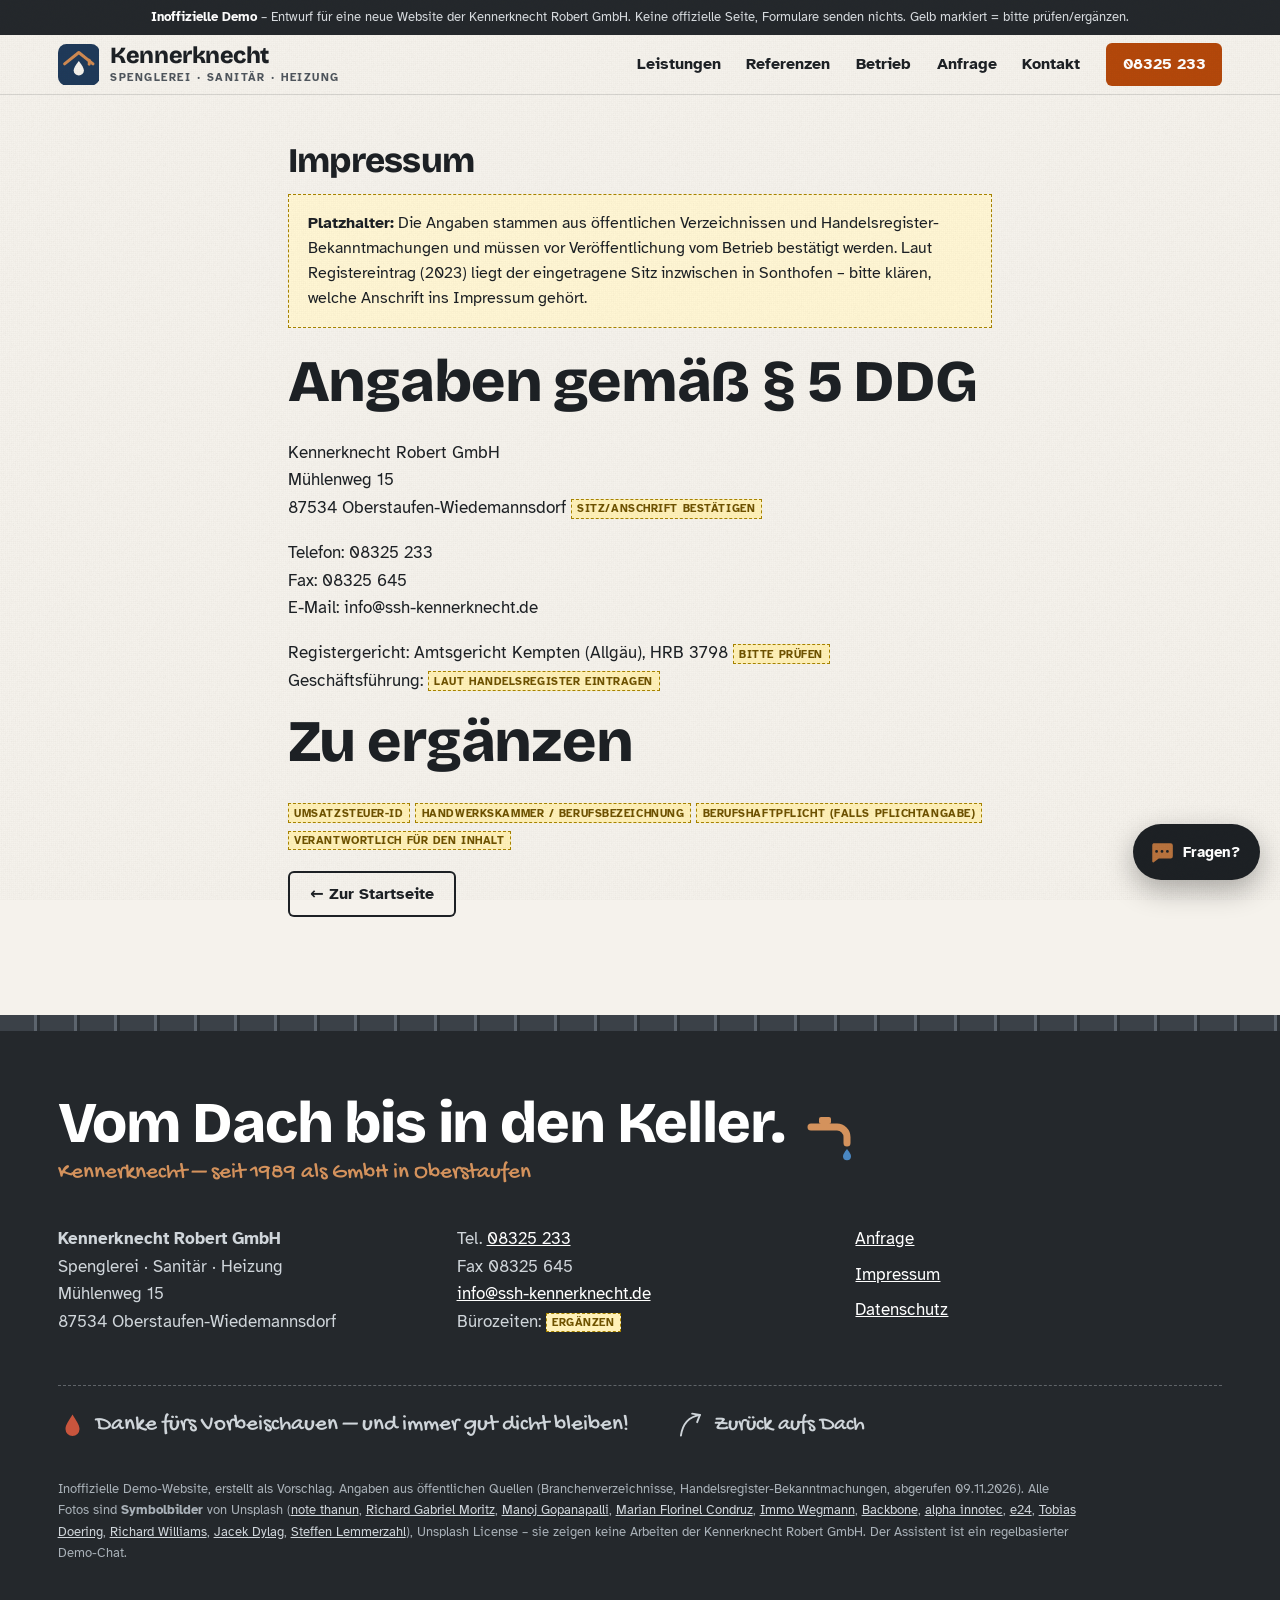
<file: impressum.html>
<!doctype html>
<html lang="de">
<head>
<meta charset="utf-8">
<meta name="viewport" content="width=device-width, initial-scale=1">
<title>Impressum – Kennerknecht Robert GmbH (Demo)</title>
<meta name="description" content="Impressum der Demo-Website">
<meta name="robots" content="noindex, nofollow">
<link rel="icon" href="img/favicon.svg" type="image/svg+xml">
<link rel="alternate icon" href="img/favicon.png">
<link rel="preload" href="fonts/bricolage-grotesque-latin-800-normal.woff2" as="font" type="font/woff2" crossorigin>
<link rel="stylesheet" href="css/fonts.css">
<link rel="stylesheet" href="css/style.css">
<link rel="stylesheet" href="chatbot/chatbot.css">
<link rel="stylesheet" href="css/premium.css">
<!--liebe--><link rel="stylesheet" href="css/liebe.css"><link rel="stylesheet" href="css/liebe-site.css"><!--/liebe-->

<script>document.documentElement.classList.add('js')</script>
<script>try{if(!matchMedia('(prefers-reduced-motion: reduce)').matches&&!sessionStorage.getItem('demo-intro'))document.documentElement.classList.add('intro-on')}catch(e){}</script>
</head>
<body id="top">
<div class="demo-banner" role="note"><strong>Inoffizielle Demo</strong> – Entwurf für eine neue Website der Kennerknecht Robert GmbH. Keine offizielle Seite, Formulare senden nichts. Gelb markiert = bitte prüfen/ergänzen.</div>
<header class="site-header">
  <a class="brand" href="index.html#top"><svg class="logo-mark" viewBox="0 0 44 44" aria-hidden="true"><rect width="44" height="44" rx="9" fill="#1f3a5a"/><path d="M7 21 22 9l15 12" fill="none" stroke="#d08a52" stroke-width="3.2" stroke-linejoin="round" stroke-linecap="round"/><path d="M33 17v4.5" stroke="#d08a52" stroke-width="3" stroke-linecap="round"/><path d="M22 18c3.6 4.6 5.4 7.6 5.4 10a5.4 5.4 0 0 1-10.8 0c0-2.4 1.8-5.4 5.4-10z" fill="#f5f2ec"/></svg><span class="brand-t"><b>Kennerknecht</b><small>Spenglerei · Sanitär · Heizung</small></span></a>
  <nav class="nav" aria-label="Hauptnavigation">
    <button class="nav-toggle" aria-expanded="false" aria-controls="nav-list"><span class="sr-only">Menü</span><span></span><span></span><span></span></button>
    <ul id="nav-list">
      <li><a href="index.html#leistungen">Leistungen</a></li><li><a href="index.html#referenzen">Referenzen</a></li><li><a href="index.html#betrieb">Betrieb</a></li><li><a href="index.html#anfrage">Anfrage</a></li><li><a href="index.html#kontakt">Kontakt</a></li>
      <li class="nav-tel"><a href="tel:+498325233">08325 233</a></li>
    </ul>
  </nav>
</header>
<main class="legal"><div class="wrap narrow"><h1>Impressum</h1>
<div class="ph-box"><strong>Platzhalter:</strong> Die Angaben stammen aus öffentlichen Verzeichnissen und Handelsregister-Bekanntmachungen und müssen vor Veröffentlichung vom Betrieb bestätigt werden. Laut Registereintrag (2023) liegt der eingetragene Sitz inzwischen in Sonthofen – bitte klären, welche Anschrift ins Impressum gehört.</div>
<h2>Angaben gemäß § 5 DDG</h2>
<p>Kennerknecht Robert GmbH<br>Mühlenweg 15<br>87534 Oberstaufen-Wiedemannsdorf <span class="ph">Sitz/Anschrift bestätigen</span></p>
<p>Telefon: 08325 233<br>Fax: 08325 645<br>E-Mail: info@ssh-kennerknecht.de</p>
<p>Registergericht: Amtsgericht Kempten (Allgäu), HRB 3798 <span class="ph">bitte prüfen</span><br>Geschäftsführung: <span class="ph">laut Handelsregister eintragen</span></p>
<h2>Zu ergänzen</h2>
<p><span class="ph">Umsatzsteuer-ID</span> <span class="ph">Handwerkskammer / Berufsbezeichnung</span> <span class="ph">Berufshaftpflicht (falls Pflichtangabe)</span> <span class="ph">Verantwortlich für den Inhalt</span></p>
<p><a class="btn btn-line" href="index.html">← Zur Startseite</a></p></div></main>
<footer class="footer">
  <div class="falz" aria-hidden="true"></div>
  <div class="wrap">
    <div class="foot-top">
      <p class="fc-name">Vom Dach bis in den Keller.</p>
      <p class="fc-hand">Kennerknecht – seit 1989 als GmbH in Oberstaufen</p>
    </div>
    <div class="foot-cols">
      <p><strong>Kennerknecht Robert GmbH</strong><br>Spenglerei · Sanitär · Heizung<br>Mühlenweg 15<br>87534 Oberstaufen-Wiedemannsdorf</p>
      <p>Tel. <a href="tel:+498325233">08325 233</a><br>Fax 08325 645<br><a href="mailto:info@ssh-kennerknecht.de">info@ssh-kennerknecht.de</a><br>Bürozeiten: <span class="ph">ergänzen</span></p>
      <nav aria-label="Rechtliches"><a href="index.html#anfrage">Anfrage</a><a href="impressum.html">Impressum</a><a href="datenschutz.html">Datenschutz</a></nav>
    </div>
    <p class="small">Inoffizielle Demo-Website, erstellt als Vorschlag. Angaben aus öffentlichen Quellen (Branchenverzeichnisse, Handelsregister-Bekanntmachungen, abgerufen 09.11.2026). Alle Fotos sind <strong>Symbolbilder</strong> von Unsplash (<a href="https://unsplash.com/photos/braune-ziegelmauer-tagsuber-LiarWHLHjx0?utm_source=demo&amp;utm_medium=referral" target="_blank" rel="noopener">note thanun</a>, <a href="https://unsplash.com/photos/ein-haus-mit-einem-berg-im-hintergrund-8NiBFfC8yOs?utm_source=demo&amp;utm_medium=referral" target="_blank" rel="noopener">Richard Gabriel Moritz</a>, <a href="https://unsplash.com/photos/wasser-das-aus-der-metallrinne-stromt-JlnBKQXsSv4?utm_source=demo&amp;utm_medium=referral" target="_blank" rel="noopener">Manoj Gopanapalli</a>, <a href="https://unsplash.com/photos/person-mit-gelbem-und-grauem-handwerkzeug-C-oYJoIfgCs?utm_source=demo&amp;utm_medium=referral" target="_blank" rel="noopener">Marian Florinel Condruz</a>, <a href="https://unsplash.com/photos/rohre-und-ventile-in-einem-raum-mit-orangefarbenem-tisch-U0jpGKtMtWE?utm_source=demo&amp;utm_medium=referral" target="_blank" rel="noopener">Immo Wegmann</a>, <a href="https://unsplash.com/photos/ein-badezimmer-mit-wc-waschbecken-und-badewanne-L4iRkKL5dng?utm_source=demo&amp;utm_medium=referral" target="_blank" rel="noopener">Backbone</a>, <a href="https://unsplash.com/photos/aussen-warmepumpeneinheit-neben-einem-backsteingebaude-4VCm8l6wLQY?utm_source=demo&amp;utm_medium=referral" target="_blank" rel="noopener">alpha innotec</a>, <a href="https://unsplash.com/photos/ein-weisser-heizkorper-in-einem-raum-N6KVqGA44ZI?utm_source=demo&amp;utm_medium=referral" target="_blank" rel="noopener">e24</a>, <a href="https://unsplash.com/photos/laufen-sie-auf-einem-asphaltierten-weg-mit-sanften-hugeln-im-hintergrund-EUxbRECYkfw?utm_source=demo&amp;utm_medium=referral" target="_blank" rel="noopener">Tobias Doering</a>, <a href="https://unsplash.com/photos/moderne-kupfergebaudefassade-mit-vogelahnlichen-merkmalen-XARsE0iwz3g?utm_source=demo&amp;utm_medium=referral" target="_blank" rel="noopener">Richard Williams</a>, <a href="https://unsplash.com/photos/person-die-wasserhahn-offnet-Vve7XkiUq_Y?utm_source=demo&amp;utm_medium=referral" target="_blank" rel="noopener">Jacek Dylag</a>, <a href="https://unsplash.com/photos/eine-reihe-von-rohren-die-sich-im-inneren-eines-gebaudes-befinden-8Q_5QjmBXus?utm_source=demo&amp;utm_medium=referral" target="_blank" rel="noopener">Steffen Lemmerzahl</a>), Unsplash License – sie zeigen keine Arbeiten der Kennerknecht Robert GmbH. Der Assistent ist ein regelbasierter Demo-Chat.</p>
  </div>
</footer>
<nav class="mobile-bar" aria-label="Schnellzugriff"><a href="index.html#anfrage">Anfrage</a><a href="tel:+498325233">Anrufen · 08325 233</a></nav>
<script src="js/base.js" defer></script>
<script src="chatbot/chatbot.js" data-kb="chatbot/kb.json" defer></script>
<!--liebe--><script type="application/json" id="liebe-cfg">{"underline": [{"sel": ".weg h2, .betrieb h2, .anfrage h2", "style": "measure", "color": "#b8733e"}, {"sel": ".referenzen h2, .kontakt h2", "style": "scribble", "color": "#d4925c"}], "notes": [{"at": ".house-wrap", "text": "einfach aufs Dach, ins Bad oder in den Keller tippen", "arrow": "dr", "rot": -3, "m": "hide", "css": {"left": "-1rem", "top": "-1.6rem"}}, {"at": ".a-form", "text": "schon vorgewählt, wenn Sie von einer Station kommen", "arrow": "dl", "rot": 3, "m": "hide", "css": {"right": "1rem", "top": "-4.8rem"}}], "frames": [], "lift": ".r-item, .station .st-img", "squish": ".btn, .f-btn, .mobile-bar a, .seg span", "burst": {"sel": ".btn, a[href^='tel:'], .mobile-bar a", "shapes": ["drop", "drop", "bolt"], "colors": ["#2c5079", "#4a87c2", "#b8733e", "#4f8f7f"], "n": 9}, "egg": {"at": ".footer .foot-top", "type": "hahn", "label": "Wasserhahn – tropft er?", "hint": "Tropft's?", "svg": "<svg width='60' height='56' viewBox='0 0 60 56' aria-hidden='true'><path d='M6 14h26a10 10 0 0 1 10 10v6' fill='none' stroke='#d4925c' stroke-width='7' stroke-linecap='round'/><rect x='14' y='4' width='12' height='7' rx='2' fill='#d4925c'/><rect x='18' y='9' width='4' height='6' fill='#d4925c'/><path class='lv-tropf' d='M42 36c2.6 3.4 4 5.4 4 7.2a4 4 0 0 1-8 0c0-1.8 1.4-3.8 4-7.2z' fill='#4a87c2'/><\/svg>", "msg": "Tropft's bei Ihnen auch? Dafür gibt's Leute mit Rohrzange: 08325 233.", "autoclose": 6500, "autocloseM": 3500, "css": {"right": "0", "top": "50%", "marginTop": "-28px"}}, "foot": {"at": ".footer .wrap", "after": ".foot-cols", "text": "Danke fürs Vorbeischauen – und immer gut dicht bleiben!", "top": "Zurück aufs Dach", "shape": "drop"}, "texture": "linen"}</script><script src="js/liebe.js" defer></script><!--/liebe-->
</body>
</html>
</file>
<file: css/bundle.css>
/* css/fonts.css */
@font-face{font-family:'Bricolage';src:url(../fonts/bricolage-grotesque-latin-600-normal.woff2) format('woff2');font-weight:600;font-style:normal;font-display:swap}
@font-face{font-family:'Bricolage';src:url(../fonts/bricolage-grotesque-latin-800-normal.woff2) format('woff2');font-weight:800;font-style:normal;font-display:swap}
@font-face{font-family:'Atkinson';src:url(../fonts/atkinson-hyperlegible-latin-400-normal.woff2) format('woff2');font-weight:400;font-style:normal;font-display:swap}
@font-face{font-family:'Atkinson';src:url(../fonts/atkinson-hyperlegible-latin-400-italic.woff2) format('woff2');font-weight:400;font-style:italic;font-display:swap}
@font-face{font-family:'Atkinson';src:url(../fonts/atkinson-hyperlegible-latin-700-normal.woff2) format('woff2');font-weight:700;font-style:normal;font-display:swap}
@font-face{font-family:'Gochi';src:url(../fonts/gochi-hand-latin-400-normal.woff2) format('woff2');font-weight:400;font-style:normal;font-display:swap}

/* css/style.css */
/* Kennerknecht Robert GmbH – „Vom Dach bis in den Keller“ (Demo, Runde 9) – Handwerk: Sand, Anthrazit, Arbeitsblau, Kupfer → Patina */
:root{--sand:#f5f2ec;--sand-2:#ebe5da;--paper:#fbfaf7;--anth:#24282c;--anth-2:#33393f;--blau:#1f3a5a;--blau-2:#2c5079;--orange:#b4480b;--orange-l:#e0773a;
  --cu:#b8733e;--cu-l:#d4925c;--patina:#4f8f7f;--ink:#1d2125;--ink-2:#4f565d;
  --disp:'Bricolage',system-ui,sans-serif;--body:'Atkinson',system-ui,sans-serif;--hand:'Gochi','Segoe Print',cursive;
  --ease:cubic-bezier(.2,.7,.1,1);--pad:clamp(1.1rem,4.5vw,4rem);--rule:rgba(29,33,37,.15)}
*,*::before,*::after{box-sizing:border-box}
html{overflow-x:clip;-webkit-text-size-adjust:100%;scroll-behavior:smooth;scroll-padding-top:5rem}
body{overflow-x:clip;margin:0;background:var(--sand);color:var(--ink);font:400 1.08rem/1.6 var(--body)}
img{max-width:100%;height:auto;display:block}
a{color:inherit}
h1,h2,h3{font-family:var(--disp);font-weight:800;line-height:1.02;margin:0 0 .45em;letter-spacing:-.02em}
h2{font-size:clamp(2.1rem,4.6vw,3.9rem)}
h1 em,h2 em{font-style:normal;color:var(--cu)}
p{margin:0 0 1em}
.wrap{max-width:1320px;margin:0 auto;padding:0 var(--pad)}
.narrow{max-width:820px}
.sr-only{position:absolute;width:1px;height:1px;overflow:hidden;clip:rect(0 0 0 0);white-space:nowrap}
.ph{display:inline-block;max-width:100%;font:700 .7rem/1.3 var(--body);letter-spacing:.05em;text-transform:uppercase;color:#6e5200;background:#fff1b8;border:1px dashed #a88400;padding:.15em .5em;vertical-align:middle}
.ph-box{background:#fff6d4;border:1px dashed #a88400;padding:1rem 1.2rem;margin-bottom:1.5rem;font-size:.98rem}
.kicker{font:700 .8rem/1.3 var(--body);letter-spacing:.2em;text-transform:uppercase;color:var(--blau);margin-bottom:1rem}
.k-light{color:var(--cu-l)}
.small{font-size:.9rem;color:var(--ink-2)}
.intro-p{max-width:40rem;font-size:1.18rem}
figure{margin:0}
figcaption{font:700 .72rem/1.35 var(--body);letter-spacing:.1em;text-transform:uppercase;color:var(--ink-2);margin-top:.5rem}
.sym{display:inline-block;font:700 .62rem/1 var(--body);letter-spacing:.16em;text-transform:uppercase;background:rgba(29,33,37,.1);color:var(--ink);padding:.3em .5em;vertical-align:middle}
main img.stock{filter:saturate(.85) contrast(1.03)}

.demo-banner{background:var(--anth);color:#d9dde1;font:400 .84rem/1.4 var(--body);text-align:center;padding:.5rem 1rem;position:relative;z-index:41}
.demo-banner strong{color:#fff}
.site-header{position:sticky;top:0;z-index:40;display:flex;align-items:center;justify-content:space-between;gap:2rem;padding:.55rem var(--pad);background:rgba(245,242,236,.94);backdrop-filter:blur(8px);border-bottom:1px solid var(--rule)}
.brand{display:flex;align-items:center;gap:.7rem;text-decoration:none}
.logo-mark{width:2.6rem;height:2.6rem;transition:transform .5s var(--ease)}
.brand:hover .logo-mark{transform:translateY(-3px)}
.brand-t{display:flex;flex-direction:column;line-height:1}
.brand-t b{font:800 1.45rem/1 var(--disp);letter-spacing:-.02em}
.brand-t small{font:700 .66rem/1.2 var(--body);letter-spacing:.14em;text-transform:uppercase;color:var(--ink-2);margin-top:.3rem}
#nav-list{list-style:none;margin:0;padding:0;display:flex;align-items:center;gap:1.6rem}
#nav-list a{text-decoration:none;font:700 1rem/1 var(--body);padding:.4rem 0;position:relative}
#nav-list a::after{content:"";position:absolute;left:0;right:0;bottom:-.15rem;height:3px;background:var(--cu);transform:scaleX(0);transform-origin:left;transition:transform .35s var(--ease)}
#nav-list a:hover::after,#nav-list a:focus-visible::after{transform:scaleX(1)}
.nav-tel a{background:var(--orange);color:#fff;padding:.7rem 1.05rem!important;border-radius:6px}
.nav-tel a::after{display:none}
.nav-toggle{display:none}
a:focus-visible,button:focus-visible,input:focus-visible,textarea:focus-visible{outline:3px solid var(--orange-l);outline-offset:2px}
.btn{display:inline-block;background:var(--orange);color:#fff;border:0;border-radius:6px;padding:.95rem 1.4rem;font:700 1.02rem/1 var(--body);text-decoration:none;cursor:pointer;transition:background .25s,transform .25s var(--ease);box-shadow:0 3px 0 #7e3208}
.btn:hover{background:#9c3e08}
.btn:active{transform:translateY(2px);box-shadow:0 1px 0 #7e3208}
.btn-line{background:transparent;color:var(--ink);box-shadow:inset 0 0 0 2px var(--ink)}
.btn-line:hover{background:var(--ink);color:var(--sand)}

/* Held */
.hero{padding:clamp(2rem,5vw,4rem) 0 clamp(2rem,4vw,3rem);background:linear-gradient(180deg,#eef1f3 0,var(--sand) 70%);overflow:hidden}
.hero-grid{display:grid;grid-template-columns:1fr 1fr;gap:clamp(2rem,4vw,4rem);align-items:center}
.hero h1{font-size:clamp(2.8rem,6.4vw,6rem);line-height:.95}
.hero h1 em{display:block}
.lead{font-size:clamp(1.1rem,1.4vw,1.28rem);max-width:34rem;color:#30363c}
.hero-cta{display:flex;flex-wrap:wrap;gap:.8rem;margin-top:1.5rem}
.hero-hint{margin-top:1.3rem;font:400 1.35rem/1.2 var(--hand);color:var(--blau-2)}
.house-wrap{position:relative}
.house{width:100%;height:auto;overflow:visible}
.h-ground{stroke:var(--anth);stroke-width:4}
.wall{fill:#fdfcf9;stroke:var(--anth);stroke-width:4}
.gutter{stroke-width:9;stroke-linecap:round}
.pipe{fill:none;stroke-width:10;stroke-linecap:round}
.pipe-clip{stroke:var(--anth);stroke-width:4}
.kamin{fill:#c9c2b6;stroke:var(--anth);stroke-width:4}
.roof{stroke:var(--anth);stroke-width:4;stroke-linejoin:round}
.room{fill:#eef1f3;stroke:var(--anth-2);stroke-width:2.5;transition:fill .3s}
.room.keller{fill:#e6e1d8}
.tub,.sink{fill:#fff;stroke:var(--anth);stroke-width:3}
.shower,.duct,.fan,.hpipe,.radi{fill:none;stroke:var(--anth-2);stroke-width:3.5;stroke-linecap:round}
.hpipe{stroke:var(--orange)}
.duct{stroke:#7f9bb5;stroke-width:6}
.boiler{fill:#fff;stroke:var(--anth);stroke-width:3}
.flame{fill:var(--orange-l)}
.zone text{font:800 20px var(--disp);fill:var(--anth);text-anchor:middle;pointer-events:none}
.zone{cursor:pointer;outline:none}
.zone:hover .room,.zone:focus-visible .room{fill:#dbe7f2}
.zone.z-waerme:hover .room,.zone.z-waerme:focus-visible .room{fill:#f6dcc8}
.zone:focus-visible text{text-decoration:underline}
.z-dach:hover .roof,.z-dach:focus-visible .roof{filter:brightness(1.35)}
.rain circle{fill:#4a87c2}
.notdienst{margin-top:clamp(1.6rem,3vw,2.6rem);display:grid;grid-template-columns:auto 1fr;gap:.3rem 2rem;align-items:center;background:var(--anth);color:#eef1f3;border-radius:10px;padding:1.1rem 1.4rem;border-left:8px solid var(--orange-l)}
.nd-t{margin:0;font-size:1.12rem;grid-row:span 2}
.nd-t b{display:block;font:800 1.5rem/1.1 var(--disp);color:#fff}
.nd-c{margin:0}
.nd-c a{color:#fff;font-weight:700}

/* Stehfalz-Trenner */
.weg,.betrieb{position:relative}
.weg::before,.footer .falz{content:"";display:block;height:16px;background:repeating-linear-gradient(90deg,#3b4148 0 34px,#5c646d 34px 37px,#2c3136 37px 40px)}
.weg{background:var(--paper);padding:0 0 clamp(4rem,8vw,7rem)}
.weg-head{padding-top:clamp(3.5rem,7vw,6rem);margin-bottom:2.5rem}
.stations{position:relative;display:grid;gap:clamp(2.5rem,6vw,5rem)}
.weg-line{position:absolute;left:calc(var(--pad) + 1.7rem);top:0;bottom:0;width:20px;height:100%;overflow:visible}
.weg-line path{fill:none;stroke:var(--cu);stroke-width:8;stroke-linecap:round;vector-effect:non-scaling-stroke;stroke-dasharray:1;stroke-dashoffset:calc(1 - var(--draw,1))}
.station{position:relative;display:grid;grid-template-columns:4.5rem 1fr 1fr;gap:1.4rem 2.4rem;align-items:start}
.st-head{grid-column:1/3;display:grid;grid-template-columns:4.5rem 1fr;align-items:center;column-gap:2.4rem}
.st-no{grid-row:span 2;position:relative;z-index:1;width:4.2rem;height:4.2rem;border-radius:50%;background:var(--anth);color:#fff;display:grid;place-items:center;font:800 1.25rem/1 var(--disp);box-shadow:0 0 0 6px var(--paper)}
.st-sub{margin:0;font:700 .82rem/1.2 var(--body);letter-spacing:.2em;text-transform:uppercase;color:var(--orange)}
.station h3{font-size:clamp(2.2rem,4vw,3.4rem);margin:0}
.st-body{grid-column:2;font-size:1.12rem}
.st-list{list-style:none;padding:0;margin:0 0 .8rem;display:flex;flex-wrap:wrap;gap:.45rem}
.st-list li{background:var(--sand);border:1.5px solid var(--rule);border-radius:4px;padding:.35rem .7rem;font-size:.98rem}
.st-img{grid-column:3;grid-row:1/3;align-self:center}
.st-img img{aspect-ratio:4/3;object-fit:cover;width:100%;border-radius:6px}
.st-dach .st-no{background:var(--cu)}.st-wasser .st-no{background:var(--blau-2)}.st-waerme .st-no{background:var(--orange)}.st-luft .st-no{background:var(--patina)}

/* Referenzen */
.referenzen{background:var(--anth);color:#e3e7ea;padding:clamp(4rem,8vw,7rem) 0}
.referenzen h2{color:#fff}
.ref-head{display:grid;grid-template-columns:1fr 1fr;gap:2rem 4rem;align-items:end;margin-bottom:2rem}
.filters{display:flex;flex-wrap:wrap;gap:.5rem;margin-bottom:1.4rem}
.f-btn{font:700 .95rem/1 var(--body);background:transparent;border:1.5px solid #8d969f;color:#e3e7ea;padding:.6rem 1.05rem;border-radius:6px;cursor:pointer;transition:all .25s}
.f-btn:hover{border-color:#fff}
.f-btn.on{background:var(--cu-l);border-color:var(--cu-l);color:var(--anth)}
.ref-gal{display:grid;grid-template-columns:repeat(3,1fr);gap:1rem}
.r-item a{display:block;overflow:hidden;border-radius:6px;cursor:zoom-in}
.r-item img{aspect-ratio:4/3;object-fit:cover;width:100%;transition:transform .7s var(--ease)}
.r-item a:hover img{transform:scale(1.05)}
.r-item figcaption{display:flex;justify-content:space-between;gap:.5rem;align-items:center;color:#c3c9cf}
.r-item .sym{background:rgba(255,255,255,.85)}
.r-item.hide{display:none}

/* Betrieb */
.betrieb{background:var(--sand);padding:clamp(4rem,8vw,7rem) 0}
.b-grid{display:grid;grid-template-columns:1fr 1fr;gap:clamp(2rem,5vw,5rem);align-items:center}
.b-photo img{aspect-ratio:4/3;object-fit:cover;width:100%;border-radius:6px}
.facts{list-style:none;margin:1.4rem 0;padding:0;display:grid;gap:.9rem}
.facts li{display:grid;grid-template-columns:7.5rem 1fr;gap:1rem;align-items:baseline;border-top:2px solid var(--anth);padding-top:.7rem}
.facts b{font:800 2rem/1 var(--disp);color:var(--cu)}

/* Anfrage */
.anfrage{background:linear-gradient(180deg,#e8edf1,#dfe6ec);padding:clamp(4rem,8vw,7rem) 0}
.a-grid{display:grid;grid-template-columns:.8fr 1.2fr;gap:clamp(2rem,5vw,5rem);align-items:start}
.a-form{background:#fff;padding:clamp(1.3rem,3vw,2.4rem);border-radius:10px;box-shadow:0 30px 60px -40px rgba(31,58,90,.6);border-top:6px solid var(--blau)}
.seg{border:0;padding:0;margin:0 0 1.2rem;display:flex;flex-wrap:wrap;gap:.5rem}
.seg legend{font:700 .8rem/1 var(--body);letter-spacing:.14em;text-transform:uppercase;color:var(--blau);margin-bottom:.6rem;padding:0}
.seg label{position:relative;cursor:pointer}
.seg input{position:absolute;opacity:0;inset:0;cursor:pointer}
.seg span{display:inline-block;padding:.55rem .9rem;border:1.5px solid var(--anth);border-radius:6px;font-size:.98rem;transition:all .2s}
.seg input:checked+span{background:var(--blau);border-color:var(--blau);color:#fff}
.seg input:focus-visible+span{outline:3px solid var(--orange-l);outline-offset:2px}
.seg.flash span{animation:flash .9s}
@keyframes flash{30%{box-shadow:0 0 0 4px rgba(224,119,58,.5)}}
.fld{display:flex;flex-direction:column;gap:.35rem;font-size:.95rem;font-weight:700;margin-bottom:1rem}
.fld input,.fld textarea{font:400 1.05rem var(--body);padding:.75rem .85rem;border:1.5px solid rgba(29,33,37,.35);background:#fff;border-radius:6px;color:var(--ink)}
.fld input.invalid,.fld textarea.invalid{border-color:var(--orange)}
.two{display:grid;grid-template-columns:1fr 1fr;gap:0 1rem}
.chk{display:block;font-size:.92rem;margin:0 0 1.2rem}
.form-msg{margin:1rem 0 0;font-weight:700}
.form-msg.ok{color:#256046}.form-msg.err{color:var(--orange)}

/* Kontakt */
.kontakt{background:var(--blau);color:#e6edf4;padding:clamp(4rem,8vw,7rem) 0}
.kontakt h2{color:#fff}.kontakt h2 em{color:var(--cu-l)}
.k-grid{display:grid;grid-template-columns:.9fr 1.1fr;gap:clamp(2rem,5vw,4rem);align-items:center}
.clist{margin:1.4rem 0 0;display:grid;gap:.1rem}
.clist div{display:grid;grid-template-columns:7.5rem 1fr;gap:1rem;padding:.65rem 0;border-bottom:1px solid rgba(255,255,255,.16)}
.clist dt{font:700 .8rem/1.5 var(--body);letter-spacing:.14em;text-transform:uppercase;color:var(--cu-l)}
.clist dd{margin:0}
.clist a{color:#fff}
.map{position:relative;min-height:24rem;overflow:hidden;background:var(--anth);border-radius:10px}
.map-placeholder{position:absolute;inset:0}
.map-placeholder img{width:100%;height:100%;object-fit:cover;filter:brightness(.55) saturate(.8)!important}
.map-placeholder div{position:absolute;left:1.3rem;top:1.1rem;color:#fff}
.map-placeholder strong{display:block;font:800 2rem/1.1 var(--disp)}
.map-placeholder .sym{margin:.5rem 0 0;display:inline-block;background:rgba(255,255,255,.85)}
.map iframe{width:100%;height:100%;min-height:24rem;border:0;display:block;position:relative}
.map-consent{position:absolute;left:1rem;right:1rem;bottom:1rem;background:var(--sand);color:var(--ink);padding:1rem 1.1rem;border-radius:8px}
.map-consent p{font-size:.95rem}
.map-consent .osm{margin-left:.8rem;font-weight:700;color:var(--blau)}
.legal{padding:3rem 0 5rem}

/* Fuß */
.footer{position:relative;background:var(--anth);color:#cfd5da;padding:0 0 6rem}
.footer .falz{margin-bottom:4rem}
.foot-top{position:relative;display:inline-block;margin-bottom:2.4rem;padding-right:5rem}
.fc-name{font:800 clamp(2rem,5vw,3.6rem)/1 var(--disp);color:#fff;margin:0;letter-spacing:-.02em}
.fc-hand{font:400 1.45rem/1.2 var(--hand);color:var(--cu-l);margin:.4rem 0 0}
.foot-cols{display:grid;grid-template-columns:1fr 1fr 1fr;gap:2rem}
.foot-cols a{color:#fff}
.foot-cols nav{display:flex;flex-direction:column;gap:.5rem}
.footer .small{color:#a9b1b8;margin-top:2rem;max-width:64rem;font-size:.84rem}
.footer .small a{color:#cfd5da}

.lightbox{border:0;padding:0;background:transparent;max-width:92vw}
.lightbox::backdrop{background:rgba(20,23,26,.94)}
.lightbox img{max-height:80vh;width:auto;min-width:min(70vw,560px)}
.lightbox figcaption{color:#eee;font-size:1rem;text-transform:none;letter-spacing:0}
.lightbox button{position:fixed;background:var(--sand);border:0;width:44px;height:44px;font-size:1.4rem;cursor:pointer;color:var(--ink);border-radius:50%}
.lb-close{top:1rem;right:1rem}.lb-prev{left:1rem;top:50%}.lb-next{right:1rem;top:50%}
.cursor{position:fixed;left:0;top:0;z-index:60;pointer-events:none;width:0;height:0}
.cursor span{position:absolute;left:0;top:0;width:88px;height:88px;margin:-44px 0 0 -44px;border-radius:50%;background:var(--cu-l);color:var(--anth);display:grid;place-items:center;font:400 1.25rem var(--hand);transform:scale(0);transition:transform .3s var(--ease)}
.cursor.big span{transform:scale(1)}

.fx [data-reveal]{opacity:0;transform:translateY(26px);transition:opacity .8s var(--ease),transform .9s var(--ease)}
.fx [data-reveal].in{opacity:1;transform:none}
.fx [data-split] .w{display:inline-block;overflow:hidden;vertical-align:top;padding-bottom:.12em;margin-bottom:-.12em}
.fx [data-split] .wi{display:inline-block;transform:translateY(105%);transition:transform .9s var(--ease);transition-delay:calc(var(--ln,0) * 90ms)}
.fx [data-split].in .wi{transform:none}
.fx [data-clip]{position:relative}
.fx [data-clip]::after{content:"";position:absolute;inset:-1px;bottom:1.6rem;background:var(--clip-bg,var(--sand));transform-origin:0 0;transition:transform 1.1s cubic-bezier(.7,0,.2,1);z-index:4;pointer-events:none}
.fx [data-clip].in::after{transform:scaleY(0)}
.fx-reduce [data-clip]::after{display:none}
.fx-reduce [data-reveal]{opacity:1;transform:none}
@media (prefers-reduced-motion:reduce){*,*::before,*::after{transition-duration:.01ms!important;animation-duration:.01ms!important;animation-iteration-count:1!important;scroll-behavior:auto!important}.rain{display:none}}

.cb-root .cb-head{background:var(--blau)}
.mobile-bar{display:none}
@media (max-width:1100px){.ref-gal{grid-template-columns:1fr 1fr}}
@media (max-width:899px){
  .site-header{padding:.4rem var(--pad)}
  .nav-toggle{display:block;width:44px;height:44px;border:0;background:none;position:relative;cursor:pointer}
  .nav-toggle span:not(.sr-only){position:absolute;left:10px;right:10px;height:2px;background:var(--ink);top:15px}
  .nav-toggle span:nth-of-type(3){top:21px}.nav-toggle span:nth-of-type(4){top:27px}
  #nav-list{display:none;position:absolute;left:0;right:0;top:100%;flex-direction:column;align-items:flex-start;gap:0;background:var(--sand);padding:1rem var(--pad) 1.6rem;border-bottom:1px solid var(--rule)}
  #nav-list.open{display:flex}
  #nav-list li{width:100%;border-top:1px solid var(--rule)}
  #nav-list a{display:block;padding:1rem 0;font-size:1.15rem}
  .nav-tel{padding-top:1rem}
  .hero-grid,.ref-head,.b-grid,.a-grid,.k-grid{grid-template-columns:1fr}
  .house-wrap{max-width:520px;width:100%;justify-self:center}
  .notdienst{grid-template-columns:1fr}
  .nd-t{grid-row:auto}
  .station{grid-template-columns:3.4rem 1fr;gap:1rem 1rem}
  .st-head{grid-column:1/-1;grid-template-columns:3.4rem 1fr;column-gap:1rem}
  .st-no{width:3.2rem;height:3.2rem;font-size:1rem}
  .st-body{grid-column:2}
  .st-img{grid-column:2;grid-row:auto}
  .weg-line{left:calc(var(--pad) + 1.2rem)}
  .ref-gal{grid-template-columns:1fr 1fr;gap:.7rem}
  .r-item figcaption{flex-direction:column;align-items:flex-start;gap:.3rem;font-size:.62rem}
  .facts li{grid-template-columns:5.5rem 1fr}
  .two{grid-template-columns:1fr}
  .clist div{grid-template-columns:6rem 1fr}
  .map-consent .osm{display:inline-block;margin:.6rem 0 0}
  .foot-cols{grid-template-columns:1fr}
  .foot-top{padding-right:4rem}
  .mobile-bar{display:grid;grid-template-columns:1fr 1.4fr;position:fixed;left:0;right:0;bottom:0;z-index:45;background:var(--sand);border-top:1px solid var(--ink)}
  .mobile-bar a{padding:1rem .5rem calc(1rem + env(safe-area-inset-bottom));text-align:center;font:700 1.02rem/1 var(--body);text-decoration:none}
  .mobile-bar a:last-child{background:var(--orange);color:#fff}
  .cb-root{--cb-bottom-mobile:76px}
  .footer{padding-bottom:8rem}
}
.z-dach text{fill:#fff}
.a-form{position:relative}
.station{grid-template-rows:auto 1fr}
.kontakt .kicker,.kontakt dt{color:#e6a87a}

/* css/premium.css */
/* Premium-Schicht: Intro (Tropfen fällt aufs Dach, läuft ins Fallrohr), Fallrohr mit Tropfen als Kapitel-Anzeige (Kupfer → Patina) */
.intro{display:none}
html.intro-on .intro{display:block;position:fixed;inset:0;z-index:1000;cursor:pointer;overflow:hidden;background:#eef1f3;animation:introFailsafe .01s 4.2s forwards;transition:opacity .6s,transform .7s cubic-bezier(.7,0,.25,1)}
@keyframes introFailsafe{to{visibility:hidden;pointer-events:none}}
.intro-in{position:absolute;inset:0;display:flex;flex-direction:column;align-items:center;justify-content:center}
.i-svg{width:min(64vw,300px);height:auto;overflow:visible}
.i-roof{fill:none;stroke:#24282c;stroke-width:8;stroke-linejoin:round;stroke-linecap:round;stroke-dasharray:260;stroke-dashoffset:260;animation:dr .6s .1s forwards}
.i-gutter,.i-pipe{fill:none;stroke:#b8733e;stroke-width:8;stroke-linecap:round;stroke-dasharray:220;stroke-dashoffset:220;animation:dr .5s .5s forwards}
.i-pipe{animation-delay:.75s}
@keyframes dr{to{stroke-dashoffset:0}}
.i-drop{fill:#2c5079;animation:fall 1.3s .35s cubic-bezier(.5,0,.8,.6) forwards;opacity:0}
@keyframes fall{0%{opacity:1;transform:translate(0,-10px)}40%{transform:translate(0,52px)}70%{transform:translate(98px,72px)}100%{opacity:1;transform:translate(102px,180px)}}
.intro-name{margin:.6rem 0 0;font:800 clamp(2.4rem,8vw,4rem)/1 var(--disp);color:#24282c;letter-spacing:-.02em;opacity:0;animation:nbIn .5s .8s forwards}
.intro-sub{margin:.4rem 0 0;font:400 1.6rem/1 var(--hand);color:#2c5079;opacity:0;animation:nbIn .5s 1s forwards}
@keyframes nbIn{to{opacity:1}}
.intro-skip{position:absolute;right:1.4rem;bottom:1.4rem;background:#24282c;border:0;color:#f5f2ec;font:700 .9rem/1 var(--body);padding:.8rem 1.1rem;border-radius:6px;cursor:pointer}
html.intro-out .intro{opacity:0;transform:translateY(-4%);pointer-events:none}

.fallrohr{position:fixed;right:1.1rem;top:7.5rem;bottom:6.5rem;width:12px;z-index:30;pointer-events:none;opacity:0;transition:opacity .4s}
.fallrohr.show{opacity:1}
.fallrohr.over-foot{opacity:0}
.fr-pipe{position:absolute;inset:0;border-radius:6px;background:linear-gradient(90deg,rgba(0,0,0,.25),rgba(255,255,255,.35) 40%,rgba(0,0,0,.2)),color-mix(in srgb,var(--patina) calc(var(--sp,0) * 100%),var(--cu));box-shadow:0 0 0 2px rgba(36,40,44,.15)}
.fr-pipe::before,.fr-pipe::after{content:"";position:absolute;left:-4px;right:-4px;height:6px;border-radius:2px;background:#5c646d;top:25%}
.fr-pipe::after{top:70%}
.fr-drop{position:absolute;left:50%;top:calc(var(--sp,0) * (100% - 26px));display:flex;align-items:center;gap:.5rem;transform:translateX(-50%);transition:top .15s linear}
.fr-drop svg{width:20px;height:26px;fill:#2c5079;filter:drop-shadow(0 2px 2px rgba(0,0,0,.3))}
.fr-drop b{position:absolute;right:28px;white-space:nowrap;font:400 1.2rem/1 var(--hand);color:var(--blau);background:#fff;padding:.3rem .6rem;border-radius:4px;box-shadow:0 4px 12px -6px rgba(0,0,0,.4)}
@media (max-width:1279px){.fallrohr{display:none}}
@media (prefers-reduced-motion:reduce){.intro{display:none!important}}
.fallrohr.over-hero{opacity:0}

/* css/liebe.css */
/* liebe.css – gemeinsame „Handgemacht“-Schicht (Runde 7). Farben/Schrift je Seite über Variablen in liebe-site.css:
   --lv-hand (Handschrift), --lv-ink (Notizen), --lv-ul (Unterstreichung), --lv-accent, --lv-paper, --lv-tape */
:root{--lv-hand:cursive;--lv-ink:currentColor;--lv-ul:currentColor;--lv-accent:currentColor;--lv-paper:#fbf7ef;--lv-tape:rgba(236,224,190,.78);--lv-ease:cubic-bezier(.22,.61,.36,1);--lv-tex-o:.5}
.lv-anchor{position:relative;inset:auto!important}

/* Papier-/Holz-/Stoff-Textur: ein ruhendes, sehr leichtes Korn über der Seite */
html[class*="lv-tex-"] body::after{content:"";position:fixed;inset:0;pointer-events:none;z-index:2147483000;opacity:var(--lv-tex-o);background-size:256px 256px}
html[class*="lv-tex-"] body::after{background-image:url(../img/liebe/tex.webp)}
@media print{html[class*="lv-tex-"] body::after{display:none}}

/* 1 · Unterstreichung */
.lv-ul{display:block;width:min(var(--lv-ul-w,210px),62%);height:var(--lv-ul-h,13px);margin:.18em 0 0 var(--lv-ul-ml,-.05em);color:var(--lv-ul);pointer-events:none;line-height:0}
.lv-ul-c{margin-inline:auto}
.lv-ul-alt{transform:rotate(-1.2deg) scaleX(-1)}
.lv-ul svg{width:100%;height:100%;overflow:visible;display:block}
.lv-ul path{fill:none;stroke:currentColor;stroke-width:var(--lv-ul-sw,2.6);stroke-linecap:round;stroke-linejoin:round;vector-effect:non-scaling-stroke;stroke-dasharray:1;stroke-dashoffset:1;transition:stroke-dashoffset 1.15s .45s var(--lv-ease)}
.lv-in>.lv-ul path,.in>.lv-ul path,.lv-reduce .lv-ul path{stroke-dashoffset:0}
.lv-ul-brush path{stroke-width:calc(var(--lv-ul-sw,2.6) * 1.8)}

/* 2 · Randnotizen */
.lv-note{position:absolute;z-index:3;display:flex;align-items:flex-start;gap:.15rem;font-family:var(--lv-hand);font-size:var(--lv-note-fs,1.35rem);line-height:1.05;color:var(--lv-ink);font-weight:var(--lv-note-fw,500);width:max-content;max-width:var(--lv-note-mw,15rem);pointer-events:none;transform:rotate(var(--lv-rot,-3deg));opacity:0;transition:opacity .7s .25s var(--lv-ease),translate .7s .25s var(--lv-ease);translate:0 6px;text-wrap:balance}
.lv-note.lv-in,.lv-reduce .lv-note{opacity:1;translate:0 0}
.lv-note-t{display:block}
.lv-arrow{flex:none;width:3.2rem;height:2.2rem;overflow:visible;margin-top:.1rem}
.lv-arrow path{fill:none;stroke:currentColor;stroke-width:2;stroke-linecap:round;stroke-linejoin:round;stroke-dasharray:1;stroke-dashoffset:1;transition:stroke-dashoffset .8s .55s var(--lv-ease)}
.lv-arrow .lv-ah{transition-delay:1.2s;transition-duration:.35s}
.lv-in .lv-arrow path,.lv-reduce .lv-arrow path{stroke-dashoffset:0}
.lv-arrow-dl .lv-arrow{}                         /* Pfeil zeigt nach unten links (Grundform) */
.lv-arrow-dr .lv-arrow{transform:scaleX(-1)}
.lv-arrow-ul .lv-arrow{transform:scaleY(-1)}
.lv-arrow-ur .lv-arrow{transform:scale(-1,-1)}
.lv-arrow-dr,.lv-arrow-ur{flex-direction:row-reverse}
@media (max-width:899px){
  .lv-note-dk{display:none}
  .lv-note-m{position:static;display:flex;margin:.9rem 0 .2rem;width:auto;max-width:100%;font-size:var(--lv-note-fs-m,1.2rem);transform:rotate(-1.5deg);inset:auto!important}
  .lv-note-m .lv-arrow{width:2.4rem;height:1.7rem}
}

/* 3 · Bildrahmen-Details */
.lv-deco{position:absolute;inset:0;pointer-events:none;z-index:4}
.lv-c{position:absolute;width:26px;height:26px;background:var(--lv-corner,#2b1c13);opacity:.88;filter:drop-shadow(0 1px 1px rgba(0,0,0,.25))}
.lv-c1{top:var(--lv-c-off,-4px);left:var(--lv-c-off,-4px);clip-path:polygon(0 0,100% 0,0 100%)}
.lv-c2{top:var(--lv-c-off,-4px);right:var(--lv-c-off,-4px);clip-path:polygon(0 0,100% 0,100% 100%)}
.lv-c3{bottom:var(--lv-c-off,-4px);right:var(--lv-c-off,-4px);clip-path:polygon(100% 0,100% 100%,0 100%)}
.lv-c4{bottom:var(--lv-c-off,-4px);left:var(--lv-c-off,-4px);clip-path:polygon(0 0,100% 100%,0 100%)}
.lv-tape{position:absolute;top:-12px;left:50%;width:92px;height:26px;margin-left:-46px;background:var(--lv-tape);transform:rotate(-4deg);box-shadow:0 1px 2px rgba(0,0,0,.12)}
.lv-tape-r{transform:rotate(5deg);left:auto;right:14px;margin:0}
.lv-pin{position:absolute;top:-7px;left:50%;width:16px;height:16px;margin-left:-8px;border-radius:50%;background:radial-gradient(circle at 35% 35%,#fff7 0 2px,transparent 3px),var(--lv-pin,#ad4430);box-shadow:0 2px 3px rgba(0,0,0,.35)}
.lv-fr{rotate:var(--lv-tilt,0deg);transition:rotate .5s var(--lv-ease),translate .5s var(--lv-ease)}
@media (hover:hover){.lv-fr:hover{rotate:0deg;translate:0 -3px}}

/* 4 · Hover & Klick */
.lv-lift{transition:translate .4s var(--lv-ease),rotate .4s var(--lv-ease),box-shadow .4s var(--lv-ease)}
@media (hover:hover){.lv-lift:hover{translate:0 -5px;rotate:-.5deg}}
.lv-squish{transition:scale .18s var(--lv-ease)}
.lv-squish:active{scale:.96}
.lv-burst{position:fixed;width:0;height:0;z-index:2147483001;pointer-events:none}
.lv-bp{position:absolute;left:0;top:0;width:18px;height:18px;transform:translate(-50%,-50%)}
.lv-bp svg{width:100%;height:100%;fill:currentColor;overflow:visible}
.lv-bp svg .o{fill:none;stroke:currentColor;stroke-width:1.8;stroke-linecap:round}
.lv-bp svg .c{fill:#fff8e6}

/* 5 · Überraschung */
.lv-egg{position:absolute;z-index:5;display:flex;align-items:center;gap:.6rem}
.lv-egg-btn{all:unset;cursor:pointer;display:block;line-height:0;border-radius:10px;transition:transform .35s var(--lv-ease)}
.lv-egg-btn:focus-visible{outline:2px dashed currentColor;outline-offset:4px}
.lv-egg-btn svg{display:block;overflow:visible}
@media (hover:hover){.lv-egg-btn:hover{transform:rotate(-8deg) scale(1.06)}}
.lv-egg-msg{font-family:var(--lv-hand);font-size:var(--lv-egg-fs,1.3rem);line-height:1.1;max-width:16rem;color:var(--lv-egg-ink,currentColor);opacity:0;translate:-6px 0;transition:opacity .45s var(--lv-ease),translate .45s var(--lv-ease)}
.lv-egg-on .lv-egg-msg{opacity:1;translate:0 0}
.lv-count{font-family:inherit;font-size:1.25em;margin-right:.25em}
.lv-shoot{position:absolute;top:18%;left:8%;width:120px;height:2px;border-radius:2px;background:linear-gradient(90deg,transparent,#fff7d6);pointer-events:none;animation:lvShoot 1.3s var(--lv-ease) forwards;z-index:2}
@keyframes lvShoot{0%{transform:translate(0,0) rotate(18deg);opacity:0}15%{opacity:1}100%{transform:translate(70vw,26vh) rotate(18deg);opacity:0}}

/* 6 · Fußzeile */
.lv-foot{display:flex;flex-wrap:wrap;align-items:center;justify-content:flex-start;gap:.8rem 2.5rem;margin:2rem 0 0;padding-top:1.2rem;border-top:1px dashed color-mix(in srgb,currentColor 35%,transparent)}
.lv-foot-t{display:flex;align-items:center;gap:.6rem;margin:0;font-family:var(--lv-hand);font-size:var(--lv-foot-fs,1.45rem);line-height:1.15;color:var(--lv-foot-ink,inherit)}
.lv-foot-i{width:1.25em;height:1.25em;flex:none;fill:var(--lv-foot-heart,#c8553d);animation:lvBeat 2.6s ease-in-out infinite}
.lv-foot-i .o{fill:none;stroke:var(--lv-foot-heart,#c8553d);stroke-width:1.8}
@keyframes lvBeat{0%,70%,100%{transform:scale(1)}78%{transform:scale(1.18)}86%{transform:scale(.96)}92%{transform:scale(1.1)}}
.lv-top{all:unset;cursor:pointer;display:inline-flex;align-items:center;gap:.35rem;font-family:var(--lv-hand);font-size:var(--lv-foot-fs,1.35rem);color:var(--lv-foot-ink,inherit);padding:.2rem .3rem;border-radius:6px}
.lv-top svg{width:1.6em;height:1.6em;overflow:visible;transition:transform .35s var(--lv-ease)}
.lv-top path{fill:none;stroke:currentColor;stroke-width:2.2;stroke-linecap:round;stroke-linejoin:round}
.lv-top:hover svg{transform:translateY(-4px) rotate(-6deg)}
.lv-top:focus-visible{outline:2px dashed currentColor;outline-offset:3px}

/* Sanfte Übergänge zwischen Seiten (Impressum ⇄ Start) */
@media (prefers-reduced-motion:no-preference){
  @view-transition{navigation:auto}
  ::view-transition-old(root),::view-transition-new(root){animation-duration:.38s;animation-timing-function:var(--lv-ease)}
}
/* Bewegung reduzieren: alles still und sofort sichtbar */
@media (prefers-reduced-motion:reduce){
  .lv-note,.lv-ul path,.lv-arrow path,.lv-fr,.lv-lift,.lv-egg-msg{transition:none!important}
  .lv-foot-i{animation:none}
  .lv-note{opacity:1;translate:0 0}
}

/* 404 – liebevoll verlaufen */
.lv-404{margin:0;min-height:100vh;background:var(--lv-404-bg,var(--lv-paper));color:var(--lv-404-ink,#222);font-family:var(--lv-404-font,system-ui,sans-serif)}
.lv-404 .demo-banner{background:#fff3b0;color:#3a2f00;font:500 .82rem/1.4 system-ui,sans-serif;padding:.5rem 1rem;text-align:center;border-bottom:1px solid #e6d27a}
.lv-404-main{display:grid;place-items:center;padding:clamp(2rem,6vw,5rem) 1.2rem;min-height:calc(100vh - 3rem);box-sizing:border-box}
.lv-404-card{position:relative;max-width:34rem;text-align:center}
.lv-404-code{margin:0;font-family:var(--lv-404-display,inherit);font-size:clamp(4.5rem,18vw,8.5rem);line-height:.9;letter-spacing:-.02em;color:var(--lv-404-accent,#c8553d);opacity:.9}
.lv-404-art{width:min(220px,60vw);margin:.4rem auto 1rem}
.lv-404-art svg{width:100%;height:auto;overflow:visible}
.lv-404 h1{font-family:var(--lv-404-display,inherit);font-size:clamp(1.6rem,5vw,2.4rem);line-height:1.1;margin:.2rem 0 .7rem;font-weight:var(--lv-404-hw,600)}
.lv-404-text{font-size:1.05rem;line-height:1.55;margin:0 auto 1rem;max-width:28rem;opacity:.85}
.lv-404-hand{font-family:var(--lv-hand);font-size:1.5rem;color:var(--lv-ink);transform:rotate(-2deg);margin:0 0 1.6rem}
.lv-404-btn{display:inline-block;padding:.85rem 1.5rem;border-radius:var(--lv-404-r,999px);background:var(--lv-404-accent,#c8553d);color:var(--lv-404-btn-ink,#fff);text-decoration:none;font-weight:600;transition:transform .3s var(--lv-ease),box-shadow .3s var(--lv-ease)}
.lv-404-btn:hover{transform:translateY(-3px) rotate(-1deg);box-shadow:0 8px 20px rgba(0,0,0,.15)}
.lv-404-btn:focus-visible{outline:2px dashed currentColor;outline-offset:4px}
.lv-404-art .draw{fill:none;stroke:currentColor;stroke-width:2.4;stroke-linecap:round;stroke-linejoin:round;stroke-dasharray:1;stroke-dashoffset:1;animation:lvDraw 1.6s .2s var(--lv-ease) forwards}
@keyframes lvDraw{to{stroke-dashoffset:0}}
@media (prefers-reduced-motion:reduce){.lv-404-art .draw{animation:none;stroke-dashoffset:0}}

/* Footer-Abschied vs. Chat-FAB (mobil) */
@media (max-width:899px){
  .lv-top{max-width:calc(100% - 4.75rem);box-sizing:border-box}
  .lv-foot-in .cb-launcher{padding:0 13px;gap:0}
  .lv-foot-in .cb-launcher-label{position:absolute;width:1px;height:1px;overflow:hidden;clip:rect(0 0 0 0);white-space:nowrap}
}

/* css/liebe-site.css */
/* Kennerknecht – liebevolle Details (Weg des Wassers). Wird von liebe_inject.py nicht überschrieben. */
:root{--lv-hand:'Gochi','Segoe Print',cursive;--lv-ink:#2c5079;--lv-ul:#b8733e;--lv-tex-o:.3;--lv-note-fs:1.3rem;--lv-ul-w:230px;--lv-egg-fs:1.25rem}
.referenzen,.kontakt,.footer{--lv-ink:#d4925c;--lv-ul:#d4925c}
.footer .foot-top{position:relative}
.lv-egg-hahn .lv-tropf{transform-origin:42px 40px;transition:none}
.lv-egg-hahn.lv-egg-on .lv-tropf{animation:tropf 1s cubic-bezier(.5,0,.9,.5) 3}
@keyframes tropf{0%{transform:translateY(-6px) scale(.4);opacity:0}30%{opacity:1;transform:none}100%{transform:translateY(22px);opacity:0}}
.lv-egg-hahn .lv-egg-msg{position:absolute;left:100%;top:50%;translate:0 -50%;width:15rem;margin-left:.8rem}
@media (max-width:899px){.lv-egg-hahn .lv-egg-msg{left:auto;right:0;top:100%;translate:0 .5rem;width:min(13rem,calc(100vw - 3rem));text-align:right;background:#33393f;padding:.5rem .7rem;border-radius:6px}}
@media (prefers-reduced-motion:reduce){.lv-egg-hahn.lv-egg-on .lv-tropf{animation:none}}
.lv-404{--lv-404-bg:#f5f2ec;--lv-404-ink:#1d2125;--lv-404-accent:#b4480b;--lv-404-font:'Atkinson',system-ui,sans-serif;--lv-404-display:'Bricolage',system-ui,sans-serif;--lv-404-r:8px;--lv-404-hw:800}
.lv-404-art{color:#b8733e}

/* css/plus.css */
/* plus.css – Runde 8: Route-Links, Vorher/Nachher (Demo). Farben erben vom Inhalt. */
.pl-route{display:inline-flex;flex-wrap:wrap;gap:.25rem .4rem;align-items:baseline;margin:.35rem 0 0 .9rem;font-size:.9em}
.pl-route-block{display:flex;margin:.8rem 0 0}
.pl-route a{color:inherit;text-decoration:underline;text-underline-offset:.18em;font-weight:600}
.pl-route-lbl{opacity:.75}
.pl-vn-btn{margin-left:.7rem;padding:.25rem .7rem;border:1px solid currentColor;border-radius:999px;background:transparent;color:inherit;font:inherit;font-size:.92em;font-weight:600;cursor:pointer;white-space:nowrap}
.pl-vn-btn:hover{background:rgba(255,255,255,.14)}
.pl-vn-btn:focus-visible,.pl-route a:focus-visible,.pl-vn button:focus-visible{outline:3px solid #f2b705;outline-offset:2px}
.pl-vn{width:min(62rem,calc(100vw - 1.5rem));max-height:calc(100dvh - 1.5rem);padding:1.4rem 1.4rem 1rem;border:0;border-radius:14px;background:#fbf8f2;color:#2a2420;box-shadow:0 30px 80px rgba(0,0,0,.45);font:16px/1.5 system-ui,-apple-system,"Segoe UI",sans-serif;overflow:auto}
.pl-vn::backdrop{background:rgba(20,16,12,.62)}
.pl-vn h2{margin:.1rem 2.6rem .4rem 0;font:600 clamp(1.35rem,3vw,1.9rem)/1.15 Georgia,serif;color:inherit;text-transform:none;letter-spacing:normal}
.pl-vn-kick{margin:0;font-size:.72rem;letter-spacing:.14em;text-transform:uppercase;color:#6d5f52}
.pl-vn-txt{margin:0 0 1rem;max-width:44rem;color:#4a4038}
.pl-vn-src{margin:.6rem 0 0;font-size:.8rem;color:#6d5f52}
.pl-vn-x{position:absolute;top:.5rem;right:.6rem;margin:0}
.pl-vn-x button{width:2.6rem;height:2.6rem;border:0;border-radius:50%;background:#ece5d9;color:#2a2420;font-size:1.5rem;line-height:1;cursor:pointer}
.pl-cmp{position:relative;width:100%;max-height:68dvh;margin:0 auto;overflow:hidden;border-radius:8px;background:#ddd;box-shadow:0 0 0 1px rgba(0,0,0,.12);user-select:none}
.pl-cmp img{display:block;width:100%;height:100%;object-fit:cover;object-position:top}
.pl-cmp-neu{position:absolute;inset:0}
.pl-cmp-alt{position:absolute;inset:0;clip-path:inset(0 calc(100% - var(--pos)) 0 0)}
.pl-cmp-line{position:absolute;top:0;bottom:0;left:var(--pos);width:3px;margin-left:-1.5px;background:#fff;box-shadow:0 0 0 1px rgba(0,0,0,.25);pointer-events:none}
.pl-cmp-line::after{content:"⟷";position:absolute;top:50%;left:50%;translate:-50% -50%;width:2.6rem;height:2.6rem;border-radius:50%;background:#fff;color:#2a2420;display:grid;place-items:center;font-size:1.1rem;box-shadow:0 4px 14px rgba(0,0,0,.3)}
.pl-cmp-l,.pl-cmp-r{position:absolute;top:.6rem;padding:.2rem .55rem;border-radius:999px;background:rgba(20,16,12,.78);color:#fff;font-size:.78rem;font-weight:700;letter-spacing:.04em;pointer-events:none}
.pl-cmp-l{left:.6rem}.pl-cmp-r{right:.6rem}
.pl-cmp input{position:absolute;inset:0;width:100%;height:100%;margin:0;opacity:0;cursor:ew-resize}
.pl-cmp:has(input:focus-visible){outline:3px solid #f2b705;outline-offset:3px}
.pl-cmp-ph{display:grid;place-items:center;min-height:12rem;border:2px dashed #cbbfae;border-radius:8px;padding:1rem;text-align:center}
@media print{.pl-vn-btn,.pl-vn{display:none!important}}
</file>
<file: chatbot/chatbot.css>
/* Demo-Assistent – Farben/Schriften per CSS-Variablen oder kb.json "theme" anpassbar */
.cb-root{--cb-accent:#a8432a;--cb-accent-d:#8a3420;--cb-ink:#2b1d14;--cb-paper:#fffaf2;--cb-soft:#f3e9d9;--cb-line:#e3d6c2;--cb-gold:#c9a25a;
  --cb-font:system-ui,-apple-system,"Segoe UI",sans-serif;--cb-serif:Georgia,serif;--cb-right:20px;--cb-bottom:20px;--cb-bottom-mobile:88px;
  position:fixed;right:var(--cb-right);bottom:var(--cb-bottom);z-index:60;font-family:var(--cb-font);color:var(--cb-ink);font-size:15px;line-height:1.45}
.cb-root *{box-sizing:border-box}
.cb-panel,.cb-log,.cb-chips,.cb-form{margin:0}
.cb-panel{padding:0}
.cb-launcher{display:flex;align-items:center;gap:8px;height:56px;padding:0 20px 0 16px;border:0;border-radius:999px;background:var(--cb-ink);color:#fff;font:700 15px var(--cb-font);cursor:pointer;box-shadow:0 10px 28px rgba(0,0,0,.3);transition:transform .2s}
.cb-launcher:hover{transform:translateY(-2px)}
.cb-launcher svg{color:var(--cb-gold)}
.cb-open .cb-launcher{display:none}
.cb-panel{position:absolute;right:0;bottom:0;width:380px;max-width:calc(100vw - 32px);height:min(600px,calc(100vh - 110px));display:flex;flex-direction:column;background:var(--cb-paper);border-radius:18px;overflow:hidden;box-shadow:0 24px 60px rgba(0,0,0,.35);animation:cb-in .22s ease-out}
.cb-panel[hidden]{display:none}
@keyframes cb-in{from{opacity:0;transform:translateY(12px)}to{opacity:1;transform:none}}
.cb-head{display:flex;align-items:center;gap:12px;padding:14px 14px 14px 16px;background:var(--cb-ink);color:#fff}
.cb-avatar{width:38px;height:38px;object-fit:contain}
.cb-head-text{flex:1;display:flex;flex-direction:column;min-width:0}
.cb-head-text strong{font:600 19px/1.1 var(--cb-serif)}
.cb-head-text span{font-size:12.5px;color:#e8dcc6}
.cb-badge{font-style:normal;font-weight:700;font-size:10px;letter-spacing:.08em;background:var(--cb-gold);color:var(--cb-ink);padding:2px 6px;border-radius:999px;margin-left:4px}
.cb-close{background:rgba(255,255,255,.1);color:#fff;border:0;width:36px;height:36px;border-radius:50%;font-size:24px;line-height:1;cursor:pointer}
.cb-log{flex:1;overflow-y:auto;padding:16px 14px 6px;display:flex;flex-direction:column;gap:10px;overscroll-behavior:contain}
.cb-msg{display:flex;flex-direction:column;max-width:88%}
.cb-bubble{padding:10px 13px;border-radius:14px;word-wrap:break-word}
.cb-bot{align-self:flex-start}
.cb-bot .cb-bubble{background:#fff;border:1px solid var(--cb-line);border-bottom-left-radius:4px}
.cb-user{align-self:flex-end}
.cb-user .cb-bubble{background:var(--cb-accent);color:#fff;border-bottom-right-radius:4px}
.cb-links{display:flex;flex-wrap:wrap;gap:6px;margin-top:6px}
.cb-link{display:inline-block;padding:7px 12px;border-radius:999px;background:var(--cb-ink);color:#fff!important;text-decoration:none;font-weight:600;font-size:13.5px}
.cb-typing .cb-bubble{display:flex;gap:4px;padding:13px}
.cb-typing i{width:7px;height:7px;border-radius:50%;background:#b9a68c;animation:cb-dot 1s infinite}
.cb-typing i:nth-child(2){animation-delay:.15s}.cb-typing i:nth-child(3){animation-delay:.3s}
@keyframes cb-dot{0%,80%,100%{opacity:.3}40%{opacity:1}}
.cb-chips{display:flex;gap:6px;overflow-x:auto;padding:8px 14px;scrollbar-width:none}
.cb-chips::-webkit-scrollbar{display:none}
.cb-chip{flex:0 0 auto;padding:8px 13px;border-radius:999px;border:1.5px solid var(--cb-accent);background:#fff;color:var(--cb-accent);font:600 13.5px var(--cb-font);cursor:pointer}
.cb-chip:hover{background:var(--cb-accent);color:#fff}
.cb-form{display:flex;gap:8px;padding:8px 12px;border-top:1px solid var(--cb-line);background:#fff}
.cb-input{flex:1;min-width:0;border:1.5px solid var(--cb-line);border-radius:999px;padding:11px 15px;font:16px var(--cb-font);color:var(--cb-ink);background:var(--cb-paper)}
.cb-input:focus{outline:none;border-color:var(--cb-accent)}
.cb-send{width:44px;height:44px;flex:0 0 44px;border:0;border-radius:50%;background:var(--cb-accent);color:#fff;cursor:pointer;display:grid;place-items:center}
.cb-foot{margin:0;padding:6px 12px 9px;background:#fff;font-size:11px;color:#8a7663;text-align:center}
.cb-sr{position:absolute;width:1px;height:1px;overflow:hidden;clip:rect(0 0 0 0)}
@media (max-width:899px){
  .cb-root{bottom:var(--cb-bottom-mobile);right:16px}
  .cb-launcher{height:52px;padding:0 16px 0 14px}
}
@media (max-width:600px){
  .cb-open{inset:auto 0 0 0;right:0;bottom:0}
  .cb-open .cb-panel{position:fixed;left:0;right:0;bottom:0;width:100%;max-width:none;height:82svh;border-radius:18px 18px 0 0}
}
@media (prefers-reduced-motion:reduce){.cb-panel{animation:none}.cb-typing i{animation:none}}
/* Runde 8: Übergabe an Mensch, sichtbarer Fokus, Chips umbrechen statt versteckt scrollen */
.cb-chips{flex-wrap:wrap;overflow:visible}
.cb-handoff{display:flex;flex-wrap:wrap;align-items:center;gap:6px 8px;margin:0;padding:7px 14px;border-top:1px dashed var(--cb-line);font-size:13px;color:var(--cb-ink)}
.cb-handoff span{opacity:.8;margin-right:2px}
.cb-hand{display:inline-flex;align-items:center;gap:5px;padding:6px 11px;border-radius:999px;background:var(--cb-soft);color:var(--cb-ink)!important;text-decoration:none;font-weight:700;font-size:13px;border:1px solid var(--cb-line)}
.cb-hand:hover{background:var(--cb-ink);color:#fff!important}
.cb-launcher:focus-visible,.cb-chip:focus-visible,.cb-link:focus-visible,.cb-hand:focus-visible,.cb-close:focus-visible,.cb-send:focus-visible{outline:3px solid var(--cb-gold);outline-offset:2px}
.cb-input:focus-visible{box-shadow:0 0 0 3px color-mix(in srgb,var(--cb-accent) 30%,transparent)}
</file>
<file: css/plus.css>
/* plus.css – Runde 8: Route-Links, Vorher/Nachher (Demo). Farben erben vom Inhalt. */
.pl-route{display:inline-flex;flex-wrap:wrap;gap:.25rem .4rem;align-items:baseline;margin:.35rem 0 0 .9rem;font-size:.9em}
.pl-route-block{display:flex;margin:.8rem 0 0}
.pl-route a{color:inherit;text-decoration:underline;text-underline-offset:.18em;font-weight:600}
.pl-route-lbl{opacity:.75}
.pl-vn-btn{margin-left:.7rem;padding:.25rem .7rem;border:1px solid currentColor;border-radius:999px;background:transparent;color:inherit;font:inherit;font-size:.92em;font-weight:600;cursor:pointer;white-space:nowrap}
.pl-vn-btn:hover{background:rgba(255,255,255,.14)}
.pl-vn-btn:focus-visible,.pl-route a:focus-visible,.pl-vn button:focus-visible{outline:3px solid #f2b705;outline-offset:2px}
.pl-vn{width:min(62rem,calc(100vw - 1.5rem));max-height:calc(100dvh - 1.5rem);padding:1.4rem 1.4rem 1rem;border:0;border-radius:14px;background:#fbf8f2;color:#2a2420;box-shadow:0 30px 80px rgba(0,0,0,.45);font:16px/1.5 system-ui,-apple-system,"Segoe UI",sans-serif;overflow:auto}
.pl-vn::backdrop{background:rgba(20,16,12,.62)}
.pl-vn h2{margin:.1rem 2.6rem .4rem 0;font:600 clamp(1.35rem,3vw,1.9rem)/1.15 Georgia,serif;color:inherit;text-transform:none;letter-spacing:normal}
.pl-vn-kick{margin:0;font-size:.72rem;letter-spacing:.14em;text-transform:uppercase;color:#6d5f52}
.pl-vn-txt{margin:0 0 1rem;max-width:44rem;color:#4a4038}
.pl-vn-src{margin:.6rem 0 0;font-size:.8rem;color:#6d5f52}
.pl-vn-x{position:absolute;top:.5rem;right:.6rem;margin:0}
.pl-vn-x button{width:2.6rem;height:2.6rem;border:0;border-radius:50%;background:#ece5d9;color:#2a2420;font-size:1.5rem;line-height:1;cursor:pointer}
.pl-cmp{position:relative;width:100%;max-height:68dvh;margin:0 auto;overflow:hidden;border-radius:8px;background:#ddd;box-shadow:0 0 0 1px rgba(0,0,0,.12);user-select:none}
.pl-cmp img{display:block;width:100%;height:100%;object-fit:cover;object-position:top}
.pl-cmp-neu{position:absolute;inset:0}
.pl-cmp-alt{position:absolute;inset:0;clip-path:inset(0 calc(100% - var(--pos)) 0 0)}
.pl-cmp-line{position:absolute;top:0;bottom:0;left:var(--pos);width:3px;margin-left:-1.5px;background:#fff;box-shadow:0 0 0 1px rgba(0,0,0,.25);pointer-events:none}
.pl-cmp-line::after{content:"⟷";position:absolute;top:50%;left:50%;translate:-50% -50%;width:2.6rem;height:2.6rem;border-radius:50%;background:#fff;color:#2a2420;display:grid;place-items:center;font-size:1.1rem;box-shadow:0 4px 14px rgba(0,0,0,.3)}
.pl-cmp-l,.pl-cmp-r{position:absolute;top:.6rem;padding:.2rem .55rem;border-radius:999px;background:rgba(20,16,12,.78);color:#fff;font-size:.78rem;font-weight:700;letter-spacing:.04em;pointer-events:none}
.pl-cmp-l{left:.6rem}.pl-cmp-r{right:.6rem}
.pl-cmp input{position:absolute;inset:0;width:100%;height:100%;margin:0;opacity:0;cursor:ew-resize}
.pl-cmp:has(input:focus-visible){outline:3px solid #f2b705;outline-offset:3px}
.pl-cmp-ph{display:grid;place-items:center;min-height:12rem;border:2px dashed #cbbfae;border-radius:8px;padding:1rem;text-align:center}
@media print{.pl-vn-btn,.pl-vn{display:none!important}}
</file>
<file: css/fonts.css>
@font-face{font-family:'Bricolage';src:url(../fonts/bricolage-grotesque-latin-600-normal.woff2) format('woff2');font-weight:600;font-style:normal;font-display:swap}
@font-face{font-family:'Bricolage';src:url(../fonts/bricolage-grotesque-latin-800-normal.woff2) format('woff2');font-weight:800;font-style:normal;font-display:swap}
@font-face{font-family:'Atkinson';src:url(../fonts/atkinson-hyperlegible-latin-400-normal.woff2) format('woff2');font-weight:400;font-style:normal;font-display:swap}
@font-face{font-family:'Atkinson';src:url(../fonts/atkinson-hyperlegible-latin-400-italic.woff2) format('woff2');font-weight:400;font-style:italic;font-display:swap}
@font-face{font-family:'Atkinson';src:url(../fonts/atkinson-hyperlegible-latin-700-normal.woff2) format('woff2');font-weight:700;font-style:normal;font-display:swap}
@font-face{font-family:'Gochi';src:url(../fonts/gochi-hand-latin-400-normal.woff2) format('woff2');font-weight:400;font-style:normal;font-display:swap}
</file>
<file: css/style.css>
/* Kennerknecht Robert GmbH – „Vom Dach bis in den Keller“ (Demo, Runde 9) – Handwerk: Sand, Anthrazit, Arbeitsblau, Kupfer → Patina */
:root{--sand:#f5f2ec;--sand-2:#ebe5da;--paper:#fbfaf7;--anth:#24282c;--anth-2:#33393f;--blau:#1f3a5a;--blau-2:#2c5079;--orange:#b4480b;--orange-l:#e0773a;
  --cu:#b8733e;--cu-l:#d4925c;--patina:#4f8f7f;--ink:#1d2125;--ink-2:#4f565d;
  --disp:'Bricolage',system-ui,sans-serif;--body:'Atkinson',system-ui,sans-serif;--hand:'Gochi','Segoe Print',cursive;
  --ease:cubic-bezier(.2,.7,.1,1);--pad:clamp(1.1rem,4.5vw,4rem);--rule:rgba(29,33,37,.15)}
*,*::before,*::after{box-sizing:border-box}
html{overflow-x:clip;-webkit-text-size-adjust:100%;scroll-behavior:smooth;scroll-padding-top:5rem}
body{overflow-x:clip;margin:0;background:var(--sand);color:var(--ink);font:400 1.08rem/1.6 var(--body)}
img{max-width:100%;height:auto;display:block}
a{color:inherit}
h1,h2,h3{font-family:var(--disp);font-weight:800;line-height:1.02;margin:0 0 .45em;letter-spacing:-.02em}
h2{font-size:clamp(2.1rem,4.6vw,3.9rem)}
h1 em,h2 em{font-style:normal;color:var(--cu)}
p{margin:0 0 1em}
.wrap{max-width:1320px;margin:0 auto;padding:0 var(--pad)}
.narrow{max-width:820px}
.sr-only{position:absolute;width:1px;height:1px;overflow:hidden;clip:rect(0 0 0 0);white-space:nowrap}
.ph{display:inline-block;max-width:100%;font:700 .7rem/1.3 var(--body);letter-spacing:.05em;text-transform:uppercase;color:#6e5200;background:#fff1b8;border:1px dashed #a88400;padding:.15em .5em;vertical-align:middle}
.ph-box{background:#fff6d4;border:1px dashed #a88400;padding:1rem 1.2rem;margin-bottom:1.5rem;font-size:.98rem}
.kicker{font:700 .8rem/1.3 var(--body);letter-spacing:.2em;text-transform:uppercase;color:var(--blau);margin-bottom:1rem}
.k-light{color:var(--cu-l)}
.small{font-size:.9rem;color:var(--ink-2)}
.intro-p{max-width:40rem;font-size:1.18rem}
figure{margin:0}
figcaption{font:700 .72rem/1.35 var(--body);letter-spacing:.1em;text-transform:uppercase;color:var(--ink-2);margin-top:.5rem}
.sym{display:inline-block;font:700 .62rem/1 var(--body);letter-spacing:.16em;text-transform:uppercase;background:rgba(29,33,37,.1);color:var(--ink);padding:.3em .5em;vertical-align:middle}
main img.stock{filter:saturate(.85) contrast(1.03)}

.demo-banner{background:var(--anth);color:#d9dde1;font:400 .84rem/1.4 var(--body);text-align:center;padding:.5rem 1rem;position:relative;z-index:41}
.demo-banner strong{color:#fff}
.site-header{position:sticky;top:0;z-index:40;display:flex;align-items:center;justify-content:space-between;gap:2rem;padding:.55rem var(--pad);background:rgba(245,242,236,.94);backdrop-filter:blur(8px);border-bottom:1px solid var(--rule)}
.brand{display:flex;align-items:center;gap:.7rem;text-decoration:none}
.logo-mark{width:2.6rem;height:2.6rem;transition:transform .5s var(--ease)}
.brand:hover .logo-mark{transform:translateY(-3px)}
.brand-t{display:flex;flex-direction:column;line-height:1}
.brand-t b{font:800 1.45rem/1 var(--disp);letter-spacing:-.02em}
.brand-t small{font:700 .66rem/1.2 var(--body);letter-spacing:.14em;text-transform:uppercase;color:var(--ink-2);margin-top:.3rem}
#nav-list{list-style:none;margin:0;padding:0;display:flex;align-items:center;gap:1.6rem}
#nav-list a{text-decoration:none;font:700 1rem/1 var(--body);padding:.4rem 0;position:relative}
#nav-list a::after{content:"";position:absolute;left:0;right:0;bottom:-.15rem;height:3px;background:var(--cu);transform:scaleX(0);transform-origin:left;transition:transform .35s var(--ease)}
#nav-list a:hover::after,#nav-list a:focus-visible::after{transform:scaleX(1)}
.nav-tel a{background:var(--orange);color:#fff;padding:.7rem 1.05rem!important;border-radius:6px}
.nav-tel a::after{display:none}
.nav-toggle{display:none}
a:focus-visible,button:focus-visible,input:focus-visible,textarea:focus-visible{outline:3px solid var(--orange-l);outline-offset:2px}
.btn{display:inline-block;background:var(--orange);color:#fff;border:0;border-radius:6px;padding:.95rem 1.4rem;font:700 1.02rem/1 var(--body);text-decoration:none;cursor:pointer;transition:background .25s,transform .25s var(--ease);box-shadow:0 3px 0 #7e3208}
.btn:hover{background:#9c3e08}
.btn:active{transform:translateY(2px);box-shadow:0 1px 0 #7e3208}
.btn-line{background:transparent;color:var(--ink);box-shadow:inset 0 0 0 2px var(--ink)}
.btn-line:hover{background:var(--ink);color:var(--sand)}

/* Held */
.hero{padding:clamp(2rem,5vw,4rem) 0 clamp(2rem,4vw,3rem);background:linear-gradient(180deg,#eef1f3 0,var(--sand) 70%);overflow:hidden}
.hero-grid{display:grid;grid-template-columns:1fr 1fr;gap:clamp(2rem,4vw,4rem);align-items:center}
.hero h1{font-size:clamp(2.8rem,6.4vw,6rem);line-height:.95}
.hero h1 em{display:block}
.lead{font-size:clamp(1.1rem,1.4vw,1.28rem);max-width:34rem;color:#30363c}
.hero-cta{display:flex;flex-wrap:wrap;gap:.8rem;margin-top:1.5rem}
.hero-hint{margin-top:1.3rem;font:400 1.35rem/1.2 var(--hand);color:var(--blau-2)}
.house-wrap{position:relative}
.house{width:100%;height:auto;overflow:visible}
.h-ground{stroke:var(--anth);stroke-width:4}
.wall{fill:#fdfcf9;stroke:var(--anth);stroke-width:4}
.gutter{stroke-width:9;stroke-linecap:round}
.pipe{fill:none;stroke-width:10;stroke-linecap:round}
.pipe-clip{stroke:var(--anth);stroke-width:4}
.kamin{fill:#c9c2b6;stroke:var(--anth);stroke-width:4}
.roof{stroke:var(--anth);stroke-width:4;stroke-linejoin:round}
.room{fill:#eef1f3;stroke:var(--anth-2);stroke-width:2.5;transition:fill .3s}
.room.keller{fill:#e6e1d8}
.tub,.sink{fill:#fff;stroke:var(--anth);stroke-width:3}
.shower,.duct,.fan,.hpipe,.radi{fill:none;stroke:var(--anth-2);stroke-width:3.5;stroke-linecap:round}
.hpipe{stroke:var(--orange)}
.duct{stroke:#7f9bb5;stroke-width:6}
.boiler{fill:#fff;stroke:var(--anth);stroke-width:3}
.flame{fill:var(--orange-l)}
.zone text{font:800 20px var(--disp);fill:var(--anth);text-anchor:middle;pointer-events:none}
.zone{cursor:pointer;outline:none}
.zone:hover .room,.zone:focus-visible .room{fill:#dbe7f2}
.zone.z-waerme:hover .room,.zone.z-waerme:focus-visible .room{fill:#f6dcc8}
.zone:focus-visible text{text-decoration:underline}
.z-dach:hover .roof,.z-dach:focus-visible .roof{filter:brightness(1.35)}
.rain circle{fill:#4a87c2}
.notdienst{margin-top:clamp(1.6rem,3vw,2.6rem);display:grid;grid-template-columns:auto 1fr;gap:.3rem 2rem;align-items:center;background:var(--anth);color:#eef1f3;border-radius:10px;padding:1.1rem 1.4rem;border-left:8px solid var(--orange-l)}
.nd-t{margin:0;font-size:1.12rem;grid-row:span 2}
.nd-t b{display:block;font:800 1.5rem/1.1 var(--disp);color:#fff}
.nd-c{margin:0}
.nd-c a{color:#fff;font-weight:700}

/* Stehfalz-Trenner */
.weg,.betrieb{position:relative}
.weg::before,.footer .falz{content:"";display:block;height:16px;background:repeating-linear-gradient(90deg,#3b4148 0 34px,#5c646d 34px 37px,#2c3136 37px 40px)}
.weg{background:var(--paper);padding:0 0 clamp(4rem,8vw,7rem)}
.weg-head{padding-top:clamp(3.5rem,7vw,6rem);margin-bottom:2.5rem}
.stations{position:relative;display:grid;gap:clamp(2.5rem,6vw,5rem)}
.weg-line{position:absolute;left:calc(var(--pad) + 1.7rem);top:0;bottom:0;width:20px;height:100%;overflow:visible}
.weg-line path{fill:none;stroke:var(--cu);stroke-width:8;stroke-linecap:round;vector-effect:non-scaling-stroke;stroke-dasharray:1;stroke-dashoffset:calc(1 - var(--draw,1))}
.station{position:relative;display:grid;grid-template-columns:4.5rem 1fr 1fr;gap:1.4rem 2.4rem;align-items:start}
.st-head{grid-column:1/3;display:grid;grid-template-columns:4.5rem 1fr;align-items:center;column-gap:2.4rem}
.st-no{grid-row:span 2;position:relative;z-index:1;width:4.2rem;height:4.2rem;border-radius:50%;background:var(--anth);color:#fff;display:grid;place-items:center;font:800 1.25rem/1 var(--disp);box-shadow:0 0 0 6px var(--paper)}
.st-sub{margin:0;font:700 .82rem/1.2 var(--body);letter-spacing:.2em;text-transform:uppercase;color:var(--orange)}
.station h3{font-size:clamp(2.2rem,4vw,3.4rem);margin:0}
.st-body{grid-column:2;font-size:1.12rem}
.st-list{list-style:none;padding:0;margin:0 0 .8rem;display:flex;flex-wrap:wrap;gap:.45rem}
.st-list li{background:var(--sand);border:1.5px solid var(--rule);border-radius:4px;padding:.35rem .7rem;font-size:.98rem}
.st-img{grid-column:3;grid-row:1/3;align-self:center}
.st-img img{aspect-ratio:4/3;object-fit:cover;width:100%;border-radius:6px}
.st-dach .st-no{background:var(--cu)}.st-wasser .st-no{background:var(--blau-2)}.st-waerme .st-no{background:var(--orange)}.st-luft .st-no{background:var(--patina)}

/* Referenzen */
.referenzen{background:var(--anth);color:#e3e7ea;padding:clamp(4rem,8vw,7rem) 0}
.referenzen h2{color:#fff}
.ref-head{display:grid;grid-template-columns:1fr 1fr;gap:2rem 4rem;align-items:end;margin-bottom:2rem}
.filters{display:flex;flex-wrap:wrap;gap:.5rem;margin-bottom:1.4rem}
.f-btn{font:700 .95rem/1 var(--body);background:transparent;border:1.5px solid #8d969f;color:#e3e7ea;padding:.6rem 1.05rem;border-radius:6px;cursor:pointer;transition:all .25s}
.f-btn:hover{border-color:#fff}
.f-btn.on{background:var(--cu-l);border-color:var(--cu-l);color:var(--anth)}
.ref-gal{display:grid;grid-template-columns:repeat(3,1fr);gap:1rem}
.r-item a{display:block;overflow:hidden;border-radius:6px;cursor:zoom-in}
.r-item img{aspect-ratio:4/3;object-fit:cover;width:100%;transition:transform .7s var(--ease)}
.r-item a:hover img{transform:scale(1.05)}
.r-item figcaption{display:flex;justify-content:space-between;gap:.5rem;align-items:center;color:#c3c9cf}
.r-item .sym{background:rgba(255,255,255,.85)}
.r-item.hide{display:none}

/* Betrieb */
.betrieb{background:var(--sand);padding:clamp(4rem,8vw,7rem) 0}
.b-grid{display:grid;grid-template-columns:1fr 1fr;gap:clamp(2rem,5vw,5rem);align-items:center}
.b-photo img{aspect-ratio:4/3;object-fit:cover;width:100%;border-radius:6px}
.facts{list-style:none;margin:1.4rem 0;padding:0;display:grid;gap:.9rem}
.facts li{display:grid;grid-template-columns:7.5rem 1fr;gap:1rem;align-items:baseline;border-top:2px solid var(--anth);padding-top:.7rem}
.facts b{font:800 2rem/1 var(--disp);color:var(--cu)}

/* Anfrage */
.anfrage{background:linear-gradient(180deg,#e8edf1,#dfe6ec);padding:clamp(4rem,8vw,7rem) 0}
.a-grid{display:grid;grid-template-columns:.8fr 1.2fr;gap:clamp(2rem,5vw,5rem);align-items:start}
.a-form{background:#fff;padding:clamp(1.3rem,3vw,2.4rem);border-radius:10px;box-shadow:0 30px 60px -40px rgba(31,58,90,.6);border-top:6px solid var(--blau)}
.seg{border:0;padding:0;margin:0 0 1.2rem;display:flex;flex-wrap:wrap;gap:.5rem}
.seg legend{font:700 .8rem/1 var(--body);letter-spacing:.14em;text-transform:uppercase;color:var(--blau);margin-bottom:.6rem;padding:0}
.seg label{position:relative;cursor:pointer}
.seg input{position:absolute;opacity:0;inset:0;cursor:pointer}
.seg span{display:inline-block;padding:.55rem .9rem;border:1.5px solid var(--anth);border-radius:6px;font-size:.98rem;transition:all .2s}
.seg input:checked+span{background:var(--blau);border-color:var(--blau);color:#fff}
.seg input:focus-visible+span{outline:3px solid var(--orange-l);outline-offset:2px}
.seg.flash span{animation:flash .9s}
@keyframes flash{30%{box-shadow:0 0 0 4px rgba(224,119,58,.5)}}
.fld{display:flex;flex-direction:column;gap:.35rem;font-size:.95rem;font-weight:700;margin-bottom:1rem}
.fld input,.fld textarea{font:400 1.05rem var(--body);padding:.75rem .85rem;border:1.5px solid rgba(29,33,37,.35);background:#fff;border-radius:6px;color:var(--ink)}
.fld input.invalid,.fld textarea.invalid{border-color:var(--orange)}
.two{display:grid;grid-template-columns:1fr 1fr;gap:0 1rem}
.chk{display:block;font-size:.92rem;margin:0 0 1.2rem}
.form-msg{margin:1rem 0 0;font-weight:700}
.form-msg.ok{color:#256046}.form-msg.err{color:var(--orange)}

/* Kontakt */
.kontakt{background:var(--blau);color:#e6edf4;padding:clamp(4rem,8vw,7rem) 0}
.kontakt h2{color:#fff}.kontakt h2 em{color:var(--cu-l)}
.k-grid{display:grid;grid-template-columns:.9fr 1.1fr;gap:clamp(2rem,5vw,4rem);align-items:center}
.clist{margin:1.4rem 0 0;display:grid;gap:.1rem}
.clist div{display:grid;grid-template-columns:7.5rem 1fr;gap:1rem;padding:.65rem 0;border-bottom:1px solid rgba(255,255,255,.16)}
.clist dt{font:700 .8rem/1.5 var(--body);letter-spacing:.14em;text-transform:uppercase;color:var(--cu-l)}
.clist dd{margin:0}
.clist a{color:#fff}
.map{position:relative;min-height:24rem;overflow:hidden;background:var(--anth);border-radius:10px}
.map-placeholder{position:absolute;inset:0}
.map-placeholder img{width:100%;height:100%;object-fit:cover;filter:brightness(.55) saturate(.8)!important}
.map-placeholder div{position:absolute;left:1.3rem;top:1.1rem;color:#fff}
.map-placeholder strong{display:block;font:800 2rem/1.1 var(--disp)}
.map-placeholder .sym{margin:.5rem 0 0;display:inline-block;background:rgba(255,255,255,.85)}
.map iframe{width:100%;height:100%;min-height:24rem;border:0;display:block;position:relative}
.map-consent{position:absolute;left:1rem;right:1rem;bottom:1rem;background:var(--sand);color:var(--ink);padding:1rem 1.1rem;border-radius:8px}
.map-consent p{font-size:.95rem}
.map-consent .osm{margin-left:.8rem;font-weight:700;color:var(--blau)}
.legal{padding:3rem 0 5rem}

/* Fuß */
.footer{position:relative;background:var(--anth);color:#cfd5da;padding:0 0 6rem}
.footer .falz{margin-bottom:4rem}
.foot-top{position:relative;display:inline-block;margin-bottom:2.4rem;padding-right:5rem}
.fc-name{font:800 clamp(2rem,5vw,3.6rem)/1 var(--disp);color:#fff;margin:0;letter-spacing:-.02em}
.fc-hand{font:400 1.45rem/1.2 var(--hand);color:var(--cu-l);margin:.4rem 0 0}
.foot-cols{display:grid;grid-template-columns:1fr 1fr 1fr;gap:2rem}
.foot-cols a{color:#fff}
.foot-cols nav{display:flex;flex-direction:column;gap:.5rem}
.footer .small{color:#a9b1b8;margin-top:2rem;max-width:64rem;font-size:.84rem}
.footer .small a{color:#cfd5da}

.lightbox{border:0;padding:0;background:transparent;max-width:92vw}
.lightbox::backdrop{background:rgba(20,23,26,.94)}
.lightbox img{max-height:80vh;width:auto;min-width:min(70vw,560px)}
.lightbox figcaption{color:#eee;font-size:1rem;text-transform:none;letter-spacing:0}
.lightbox button{position:fixed;background:var(--sand);border:0;width:44px;height:44px;font-size:1.4rem;cursor:pointer;color:var(--ink);border-radius:50%}
.lb-close{top:1rem;right:1rem}.lb-prev{left:1rem;top:50%}.lb-next{right:1rem;top:50%}
.cursor{position:fixed;left:0;top:0;z-index:60;pointer-events:none;width:0;height:0}
.cursor span{position:absolute;left:0;top:0;width:88px;height:88px;margin:-44px 0 0 -44px;border-radius:50%;background:var(--cu-l);color:var(--anth);display:grid;place-items:center;font:400 1.25rem var(--hand);transform:scale(0);transition:transform .3s var(--ease)}
.cursor.big span{transform:scale(1)}

.fx [data-reveal]{opacity:0;transform:translateY(26px);transition:opacity .8s var(--ease),transform .9s var(--ease)}
.fx [data-reveal].in{opacity:1;transform:none}
.fx [data-split] .w{display:inline-block;overflow:hidden;vertical-align:top;padding-bottom:.12em;margin-bottom:-.12em}
.fx [data-split] .wi{display:inline-block;transform:translateY(105%);transition:transform .9s var(--ease);transition-delay:calc(var(--ln,0) * 90ms)}
.fx [data-split].in .wi{transform:none}
.fx [data-clip]{position:relative}
.fx [data-clip]::after{content:"";position:absolute;inset:-1px;bottom:1.6rem;background:var(--clip-bg,var(--sand));transform-origin:0 0;transition:transform 1.1s cubic-bezier(.7,0,.2,1);z-index:4;pointer-events:none}
.fx [data-clip].in::after{transform:scaleY(0)}
.fx-reduce [data-clip]::after{display:none}
.fx-reduce [data-reveal]{opacity:1;transform:none}
@media (prefers-reduced-motion:reduce){*,*::before,*::after{transition-duration:.01ms!important;animation-duration:.01ms!important;animation-iteration-count:1!important;scroll-behavior:auto!important}.rain{display:none}}

.cb-root .cb-head{background:var(--blau)}
.mobile-bar{display:none}
@media (max-width:1100px){.ref-gal{grid-template-columns:1fr 1fr}}
@media (max-width:899px){
  .site-header{padding:.4rem var(--pad)}
  .nav-toggle{display:block;width:44px;height:44px;border:0;background:none;position:relative;cursor:pointer}
  .nav-toggle span:not(.sr-only){position:absolute;left:10px;right:10px;height:2px;background:var(--ink);top:15px}
  .nav-toggle span:nth-of-type(3){top:21px}.nav-toggle span:nth-of-type(4){top:27px}
  #nav-list{display:none;position:absolute;left:0;right:0;top:100%;flex-direction:column;align-items:flex-start;gap:0;background:var(--sand);padding:1rem var(--pad) 1.6rem;border-bottom:1px solid var(--rule)}
  #nav-list.open{display:flex}
  #nav-list li{width:100%;border-top:1px solid var(--rule)}
  #nav-list a{display:block;padding:1rem 0;font-size:1.15rem}
  .nav-tel{padding-top:1rem}
  .hero-grid,.ref-head,.b-grid,.a-grid,.k-grid{grid-template-columns:1fr}
  .house-wrap{max-width:520px;width:100%;justify-self:center}
  .notdienst{grid-template-columns:1fr}
  .nd-t{grid-row:auto}
  .station{grid-template-columns:3.4rem 1fr;gap:1rem 1rem}
  .st-head{grid-column:1/-1;grid-template-columns:3.4rem 1fr;column-gap:1rem}
  .st-no{width:3.2rem;height:3.2rem;font-size:1rem}
  .st-body{grid-column:2}
  .st-img{grid-column:2;grid-row:auto}
  .weg-line{left:calc(var(--pad) + 1.2rem)}
  .ref-gal{grid-template-columns:1fr 1fr;gap:.7rem}
  .r-item figcaption{flex-direction:column;align-items:flex-start;gap:.3rem;font-size:.62rem}
  .facts li{grid-template-columns:5.5rem 1fr}
  .two{grid-template-columns:1fr}
  .clist div{grid-template-columns:6rem 1fr}
  .map-consent .osm{display:inline-block;margin:.6rem 0 0}
  .foot-cols{grid-template-columns:1fr}
  .foot-top{padding-right:4rem}
  .mobile-bar{display:grid;grid-template-columns:1fr 1.4fr;position:fixed;left:0;right:0;bottom:0;z-index:45;background:var(--sand);border-top:1px solid var(--ink)}
  .mobile-bar a{padding:1rem .5rem calc(1rem + env(safe-area-inset-bottom));text-align:center;font:700 1.02rem/1 var(--body);text-decoration:none}
  .mobile-bar a:last-child{background:var(--orange);color:#fff}
  .cb-root{--cb-bottom-mobile:76px}
  .footer{padding-bottom:8rem}
}
.z-dach text{fill:#fff}
.a-form{position:relative}
.station{grid-template-rows:auto 1fr}
.kontakt .kicker,.kontakt dt{color:#e6a87a}
</file>
<file: css/premium.css>
/* Premium-Schicht: Intro (Tropfen fällt aufs Dach, läuft ins Fallrohr), Fallrohr mit Tropfen als Kapitel-Anzeige (Kupfer → Patina) */
.intro{display:none}
html.intro-on .intro{display:block;position:fixed;inset:0;z-index:1000;cursor:pointer;overflow:hidden;background:#eef1f3;animation:introFailsafe .01s 4.2s forwards;transition:opacity .6s,transform .7s cubic-bezier(.7,0,.25,1)}
@keyframes introFailsafe{to{visibility:hidden;pointer-events:none}}
.intro-in{position:absolute;inset:0;display:flex;flex-direction:column;align-items:center;justify-content:center}
.i-svg{width:min(64vw,300px);height:auto;overflow:visible}
.i-roof{fill:none;stroke:#24282c;stroke-width:8;stroke-linejoin:round;stroke-linecap:round;stroke-dasharray:260;stroke-dashoffset:260;animation:dr .6s .1s forwards}
.i-gutter,.i-pipe{fill:none;stroke:#b8733e;stroke-width:8;stroke-linecap:round;stroke-dasharray:220;stroke-dashoffset:220;animation:dr .5s .5s forwards}
.i-pipe{animation-delay:.75s}
@keyframes dr{to{stroke-dashoffset:0}}
.i-drop{fill:#2c5079;animation:fall 1.3s .35s cubic-bezier(.5,0,.8,.6) forwards;opacity:0}
@keyframes fall{0%{opacity:1;transform:translate(0,-10px)}40%{transform:translate(0,52px)}70%{transform:translate(98px,72px)}100%{opacity:1;transform:translate(102px,180px)}}
.intro-name{margin:.6rem 0 0;font:800 clamp(2.4rem,8vw,4rem)/1 var(--disp);color:#24282c;letter-spacing:-.02em;opacity:0;animation:nbIn .5s .8s forwards}
.intro-sub{margin:.4rem 0 0;font:400 1.6rem/1 var(--hand);color:#2c5079;opacity:0;animation:nbIn .5s 1s forwards}
@keyframes nbIn{to{opacity:1}}
.intro-skip{position:absolute;right:1.4rem;bottom:1.4rem;background:#24282c;border:0;color:#f5f2ec;font:700 .9rem/1 var(--body);padding:.8rem 1.1rem;border-radius:6px;cursor:pointer}
html.intro-out .intro{opacity:0;transform:translateY(-4%);pointer-events:none}

.fallrohr{position:fixed;right:1.1rem;top:7.5rem;bottom:6.5rem;width:12px;z-index:30;pointer-events:none;opacity:0;transition:opacity .4s}
.fallrohr.show{opacity:1}
.fallrohr.over-foot{opacity:0}
.fr-pipe{position:absolute;inset:0;border-radius:6px;background:linear-gradient(90deg,rgba(0,0,0,.25),rgba(255,255,255,.35) 40%,rgba(0,0,0,.2)),color-mix(in srgb,var(--patina) calc(var(--sp,0) * 100%),var(--cu));box-shadow:0 0 0 2px rgba(36,40,44,.15)}
.fr-pipe::before,.fr-pipe::after{content:"";position:absolute;left:-4px;right:-4px;height:6px;border-radius:2px;background:#5c646d;top:25%}
.fr-pipe::after{top:70%}
.fr-drop{position:absolute;left:50%;top:calc(var(--sp,0) * (100% - 26px));display:flex;align-items:center;gap:.5rem;transform:translateX(-50%);transition:top .15s linear}
.fr-drop svg{width:20px;height:26px;fill:#2c5079;filter:drop-shadow(0 2px 2px rgba(0,0,0,.3))}
.fr-drop b{position:absolute;right:28px;white-space:nowrap;font:400 1.2rem/1 var(--hand);color:var(--blau);background:#fff;padding:.3rem .6rem;border-radius:4px;box-shadow:0 4px 12px -6px rgba(0,0,0,.4)}
@media (max-width:1279px){.fallrohr{display:none}}
@media (prefers-reduced-motion:reduce){.intro{display:none!important}}
.fallrohr.over-hero{opacity:0}
</file>
<file: css/liebe.css>
/* liebe.css – gemeinsame „Handgemacht“-Schicht (Runde 7). Farben/Schrift je Seite über Variablen in liebe-site.css:
   --lv-hand (Handschrift), --lv-ink (Notizen), --lv-ul (Unterstreichung), --lv-accent, --lv-paper, --lv-tape */
:root{--lv-hand:cursive;--lv-ink:currentColor;--lv-ul:currentColor;--lv-accent:currentColor;--lv-paper:#fbf7ef;--lv-tape:rgba(236,224,190,.78);--lv-ease:cubic-bezier(.22,.61,.36,1);--lv-tex-o:.5}
.lv-anchor{position:relative;inset:auto!important}

/* Papier-/Holz-/Stoff-Textur: ein ruhendes, sehr leichtes Korn über der Seite */
html[class*="lv-tex-"] body::after{content:"";position:fixed;inset:0;pointer-events:none;z-index:2147483000;opacity:var(--lv-tex-o);background-size:256px 256px}
html[class*="lv-tex-"] body::after{background-image:url(../img/liebe/tex.webp)}
@media print{html[class*="lv-tex-"] body::after{display:none}}

/* 1 · Unterstreichung */
.lv-ul{display:block;width:min(var(--lv-ul-w,210px),62%);height:var(--lv-ul-h,13px);margin:.18em 0 0 var(--lv-ul-ml,-.05em);color:var(--lv-ul);pointer-events:none;line-height:0}
.lv-ul-c{margin-inline:auto}
.lv-ul-alt{transform:rotate(-1.2deg) scaleX(-1)}
.lv-ul svg{width:100%;height:100%;overflow:visible;display:block}
.lv-ul path{fill:none;stroke:currentColor;stroke-width:var(--lv-ul-sw,2.6);stroke-linecap:round;stroke-linejoin:round;vector-effect:non-scaling-stroke;stroke-dasharray:1;stroke-dashoffset:1;transition:stroke-dashoffset 1.15s .45s var(--lv-ease)}
.lv-in>.lv-ul path,.in>.lv-ul path,.lv-reduce .lv-ul path{stroke-dashoffset:0}
.lv-ul-brush path{stroke-width:calc(var(--lv-ul-sw,2.6) * 1.8)}

/* 2 · Randnotizen */
.lv-note{position:absolute;z-index:3;display:flex;align-items:flex-start;gap:.15rem;font-family:var(--lv-hand);font-size:var(--lv-note-fs,1.35rem);line-height:1.05;color:var(--lv-ink);font-weight:var(--lv-note-fw,500);width:max-content;max-width:var(--lv-note-mw,15rem);pointer-events:none;transform:rotate(var(--lv-rot,-3deg));opacity:0;transition:opacity .7s .25s var(--lv-ease),translate .7s .25s var(--lv-ease);translate:0 6px;text-wrap:balance}
.lv-note.lv-in,.lv-reduce .lv-note{opacity:1;translate:0 0}
.lv-note-t{display:block}
.lv-arrow{flex:none;width:3.2rem;height:2.2rem;overflow:visible;margin-top:.1rem}
.lv-arrow path{fill:none;stroke:currentColor;stroke-width:2;stroke-linecap:round;stroke-linejoin:round;stroke-dasharray:1;stroke-dashoffset:1;transition:stroke-dashoffset .8s .55s var(--lv-ease)}
.lv-arrow .lv-ah{transition-delay:1.2s;transition-duration:.35s}
.lv-in .lv-arrow path,.lv-reduce .lv-arrow path{stroke-dashoffset:0}
.lv-arrow-dl .lv-arrow{}                         /* Pfeil zeigt nach unten links (Grundform) */
.lv-arrow-dr .lv-arrow{transform:scaleX(-1)}
.lv-arrow-ul .lv-arrow{transform:scaleY(-1)}
.lv-arrow-ur .lv-arrow{transform:scale(-1,-1)}
.lv-arrow-dr,.lv-arrow-ur{flex-direction:row-reverse}
@media (max-width:899px){
  .lv-note-dk{display:none}
  .lv-note-m{position:static;display:flex;margin:.9rem 0 .2rem;width:auto;max-width:100%;font-size:var(--lv-note-fs-m,1.2rem);transform:rotate(-1.5deg);inset:auto!important}
  .lv-note-m .lv-arrow{width:2.4rem;height:1.7rem}
}

/* 3 · Bildrahmen-Details */
.lv-deco{position:absolute;inset:0;pointer-events:none;z-index:4}
.lv-c{position:absolute;width:26px;height:26px;background:var(--lv-corner,#2b1c13);opacity:.88;filter:drop-shadow(0 1px 1px rgba(0,0,0,.25))}
.lv-c1{top:var(--lv-c-off,-4px);left:var(--lv-c-off,-4px);clip-path:polygon(0 0,100% 0,0 100%)}
.lv-c2{top:var(--lv-c-off,-4px);right:var(--lv-c-off,-4px);clip-path:polygon(0 0,100% 0,100% 100%)}
.lv-c3{bottom:var(--lv-c-off,-4px);right:var(--lv-c-off,-4px);clip-path:polygon(100% 0,100% 100%,0 100%)}
.lv-c4{bottom:var(--lv-c-off,-4px);left:var(--lv-c-off,-4px);clip-path:polygon(0 0,100% 100%,0 100%)}
.lv-tape{position:absolute;top:-12px;left:50%;width:92px;height:26px;margin-left:-46px;background:var(--lv-tape);transform:rotate(-4deg);box-shadow:0 1px 2px rgba(0,0,0,.12)}
.lv-tape-r{transform:rotate(5deg);left:auto;right:14px;margin:0}
.lv-pin{position:absolute;top:-7px;left:50%;width:16px;height:16px;margin-left:-8px;border-radius:50%;background:radial-gradient(circle at 35% 35%,#fff7 0 2px,transparent 3px),var(--lv-pin,#ad4430);box-shadow:0 2px 3px rgba(0,0,0,.35)}
.lv-fr{rotate:var(--lv-tilt,0deg);transition:rotate .5s var(--lv-ease),translate .5s var(--lv-ease)}
@media (hover:hover){.lv-fr:hover{rotate:0deg;translate:0 -3px}}

/* 4 · Hover & Klick */
.lv-lift{transition:translate .4s var(--lv-ease),rotate .4s var(--lv-ease),box-shadow .4s var(--lv-ease)}
@media (hover:hover){.lv-lift:hover{translate:0 -5px;rotate:-.5deg}}
.lv-squish{transition:scale .18s var(--lv-ease)}
.lv-squish:active{scale:.96}
.lv-burst{position:fixed;width:0;height:0;z-index:2147483001;pointer-events:none}
.lv-bp{position:absolute;left:0;top:0;width:18px;height:18px;transform:translate(-50%,-50%)}
.lv-bp svg{width:100%;height:100%;fill:currentColor;overflow:visible}
.lv-bp svg .o{fill:none;stroke:currentColor;stroke-width:1.8;stroke-linecap:round}
.lv-bp svg .c{fill:#fff8e6}

/* 5 · Überraschung */
.lv-egg{position:absolute;z-index:5;display:flex;align-items:center;gap:.6rem}
.lv-egg-btn{all:unset;cursor:pointer;display:block;line-height:0;border-radius:10px;transition:transform .35s var(--lv-ease)}
.lv-egg-btn:focus-visible{outline:2px dashed currentColor;outline-offset:4px}
.lv-egg-btn svg{display:block;overflow:visible}
@media (hover:hover){.lv-egg-btn:hover{transform:rotate(-8deg) scale(1.06)}}
.lv-egg-msg{font-family:var(--lv-hand);font-size:var(--lv-egg-fs,1.3rem);line-height:1.1;max-width:16rem;color:var(--lv-egg-ink,currentColor);opacity:0;translate:-6px 0;transition:opacity .45s var(--lv-ease),translate .45s var(--lv-ease)}
.lv-egg-on .lv-egg-msg{opacity:1;translate:0 0}
.lv-count{font-family:inherit;font-size:1.25em;margin-right:.25em}
.lv-shoot{position:absolute;top:18%;left:8%;width:120px;height:2px;border-radius:2px;background:linear-gradient(90deg,transparent,#fff7d6);pointer-events:none;animation:lvShoot 1.3s var(--lv-ease) forwards;z-index:2}
@keyframes lvShoot{0%{transform:translate(0,0) rotate(18deg);opacity:0}15%{opacity:1}100%{transform:translate(70vw,26vh) rotate(18deg);opacity:0}}

/* 6 · Fußzeile */
.lv-foot{display:flex;flex-wrap:wrap;align-items:center;justify-content:flex-start;gap:.8rem 2.5rem;margin:2rem 0 0;padding-top:1.2rem;border-top:1px dashed color-mix(in srgb,currentColor 35%,transparent)}
.lv-foot-t{display:flex;align-items:center;gap:.6rem;margin:0;font-family:var(--lv-hand);font-size:var(--lv-foot-fs,1.45rem);line-height:1.15;color:var(--lv-foot-ink,inherit)}
.lv-foot-i{width:1.25em;height:1.25em;flex:none;fill:var(--lv-foot-heart,#c8553d);animation:lvBeat 2.6s ease-in-out infinite}
.lv-foot-i .o{fill:none;stroke:var(--lv-foot-heart,#c8553d);stroke-width:1.8}
@keyframes lvBeat{0%,70%,100%{transform:scale(1)}78%{transform:scale(1.18)}86%{transform:scale(.96)}92%{transform:scale(1.1)}}
.lv-top{all:unset;cursor:pointer;display:inline-flex;align-items:center;gap:.35rem;font-family:var(--lv-hand);font-size:var(--lv-foot-fs,1.35rem);color:var(--lv-foot-ink,inherit);padding:.2rem .3rem;border-radius:6px}
.lv-top svg{width:1.6em;height:1.6em;overflow:visible;transition:transform .35s var(--lv-ease)}
.lv-top path{fill:none;stroke:currentColor;stroke-width:2.2;stroke-linecap:round;stroke-linejoin:round}
.lv-top:hover svg{transform:translateY(-4px) rotate(-6deg)}
.lv-top:focus-visible{outline:2px dashed currentColor;outline-offset:3px}

/* Sanfte Übergänge zwischen Seiten (Impressum ⇄ Start) */
@media (prefers-reduced-motion:no-preference){
  @view-transition{navigation:auto}
  ::view-transition-old(root),::view-transition-new(root){animation-duration:.38s;animation-timing-function:var(--lv-ease)}
}
/* Bewegung reduzieren: alles still und sofort sichtbar */
@media (prefers-reduced-motion:reduce){
  .lv-note,.lv-ul path,.lv-arrow path,.lv-fr,.lv-lift,.lv-egg-msg{transition:none!important}
  .lv-foot-i{animation:none}
  .lv-note{opacity:1;translate:0 0}
}

/* 404 – liebevoll verlaufen */
.lv-404{margin:0;min-height:100vh;background:var(--lv-404-bg,var(--lv-paper));color:var(--lv-404-ink,#222);font-family:var(--lv-404-font,system-ui,sans-serif)}
.lv-404 .demo-banner{background:#fff3b0;color:#3a2f00;font:500 .82rem/1.4 system-ui,sans-serif;padding:.5rem 1rem;text-align:center;border-bottom:1px solid #e6d27a}
.lv-404-main{display:grid;place-items:center;padding:clamp(2rem,6vw,5rem) 1.2rem;min-height:calc(100vh - 3rem);box-sizing:border-box}
.lv-404-card{position:relative;max-width:34rem;text-align:center}
.lv-404-code{margin:0;font-family:var(--lv-404-display,inherit);font-size:clamp(4.5rem,18vw,8.5rem);line-height:.9;letter-spacing:-.02em;color:var(--lv-404-accent,#c8553d);opacity:.9}
.lv-404-art{width:min(220px,60vw);margin:.4rem auto 1rem}
.lv-404-art svg{width:100%;height:auto;overflow:visible}
.lv-404 h1{font-family:var(--lv-404-display,inherit);font-size:clamp(1.6rem,5vw,2.4rem);line-height:1.1;margin:.2rem 0 .7rem;font-weight:var(--lv-404-hw,600)}
.lv-404-text{font-size:1.05rem;line-height:1.55;margin:0 auto 1rem;max-width:28rem;opacity:.85}
.lv-404-hand{font-family:var(--lv-hand);font-size:1.5rem;color:var(--lv-ink);transform:rotate(-2deg);margin:0 0 1.6rem}
.lv-404-btn{display:inline-block;padding:.85rem 1.5rem;border-radius:var(--lv-404-r,999px);background:var(--lv-404-accent,#c8553d);color:var(--lv-404-btn-ink,#fff);text-decoration:none;font-weight:600;transition:transform .3s var(--lv-ease),box-shadow .3s var(--lv-ease)}
.lv-404-btn:hover{transform:translateY(-3px) rotate(-1deg);box-shadow:0 8px 20px rgba(0,0,0,.15)}
.lv-404-btn:focus-visible{outline:2px dashed currentColor;outline-offset:4px}
.lv-404-art .draw{fill:none;stroke:currentColor;stroke-width:2.4;stroke-linecap:round;stroke-linejoin:round;stroke-dasharray:1;stroke-dashoffset:1;animation:lvDraw 1.6s .2s var(--lv-ease) forwards}
@keyframes lvDraw{to{stroke-dashoffset:0}}
@media (prefers-reduced-motion:reduce){.lv-404-art .draw{animation:none;stroke-dashoffset:0}}

/* Footer-Abschied vs. Chat-FAB (mobil) */
@media (max-width:899px){
  .lv-top{max-width:calc(100% - 4.75rem);box-sizing:border-box}
  .lv-foot-in .cb-launcher{padding:0 13px;gap:0}
  .lv-foot-in .cb-launcher-label{position:absolute;width:1px;height:1px;overflow:hidden;clip:rect(0 0 0 0);white-space:nowrap}
}
</file>
<file: css/liebe-site.css>
/* Kennerknecht – liebevolle Details (Weg des Wassers). Wird von liebe_inject.py nicht überschrieben. */
:root{--lv-hand:'Gochi','Segoe Print',cursive;--lv-ink:#2c5079;--lv-ul:#b8733e;--lv-tex-o:.3;--lv-note-fs:1.3rem;--lv-ul-w:230px;--lv-egg-fs:1.25rem}
.referenzen,.kontakt,.footer{--lv-ink:#d4925c;--lv-ul:#d4925c}
.footer .foot-top{position:relative}
.lv-egg-hahn .lv-tropf{transform-origin:42px 40px;transition:none}
.lv-egg-hahn.lv-egg-on .lv-tropf{animation:tropf 1s cubic-bezier(.5,0,.9,.5) 3}
@keyframes tropf{0%{transform:translateY(-6px) scale(.4);opacity:0}30%{opacity:1;transform:none}100%{transform:translateY(22px);opacity:0}}
.lv-egg-hahn .lv-egg-msg{position:absolute;left:100%;top:50%;translate:0 -50%;width:15rem;margin-left:.8rem}
@media (max-width:899px){.lv-egg-hahn .lv-egg-msg{left:auto;right:0;top:100%;translate:0 .5rem;width:min(13rem,calc(100vw - 3rem));text-align:right;background:#33393f;padding:.5rem .7rem;border-radius:6px}}
@media (prefers-reduced-motion:reduce){.lv-egg-hahn.lv-egg-on .lv-tropf{animation:none}}
.lv-404{--lv-404-bg:#f5f2ec;--lv-404-ink:#1d2125;--lv-404-accent:#b4480b;--lv-404-font:'Atkinson',system-ui,sans-serif;--lv-404-display:'Bricolage',system-ui,sans-serif;--lv-404-r:8px;--lv-404-hw:800}
.lv-404-art{color:#b8733e}
</file>
